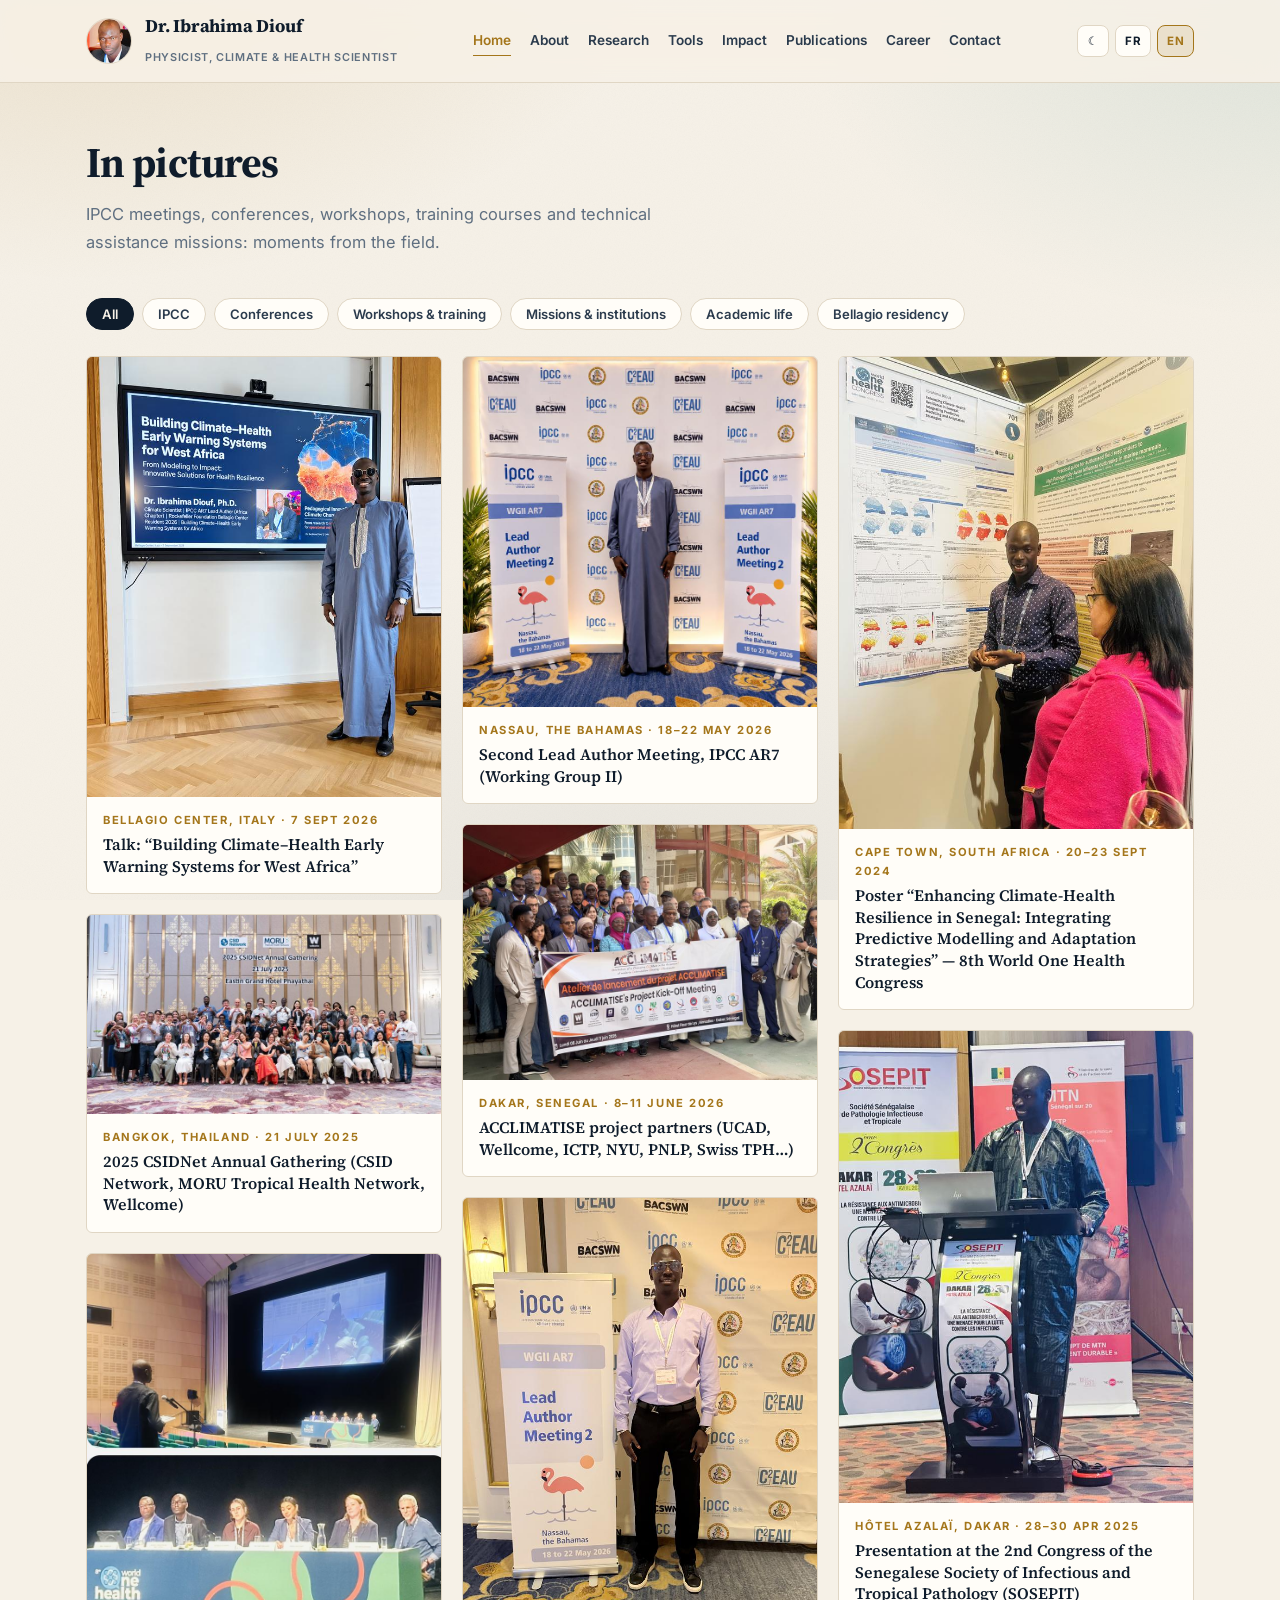
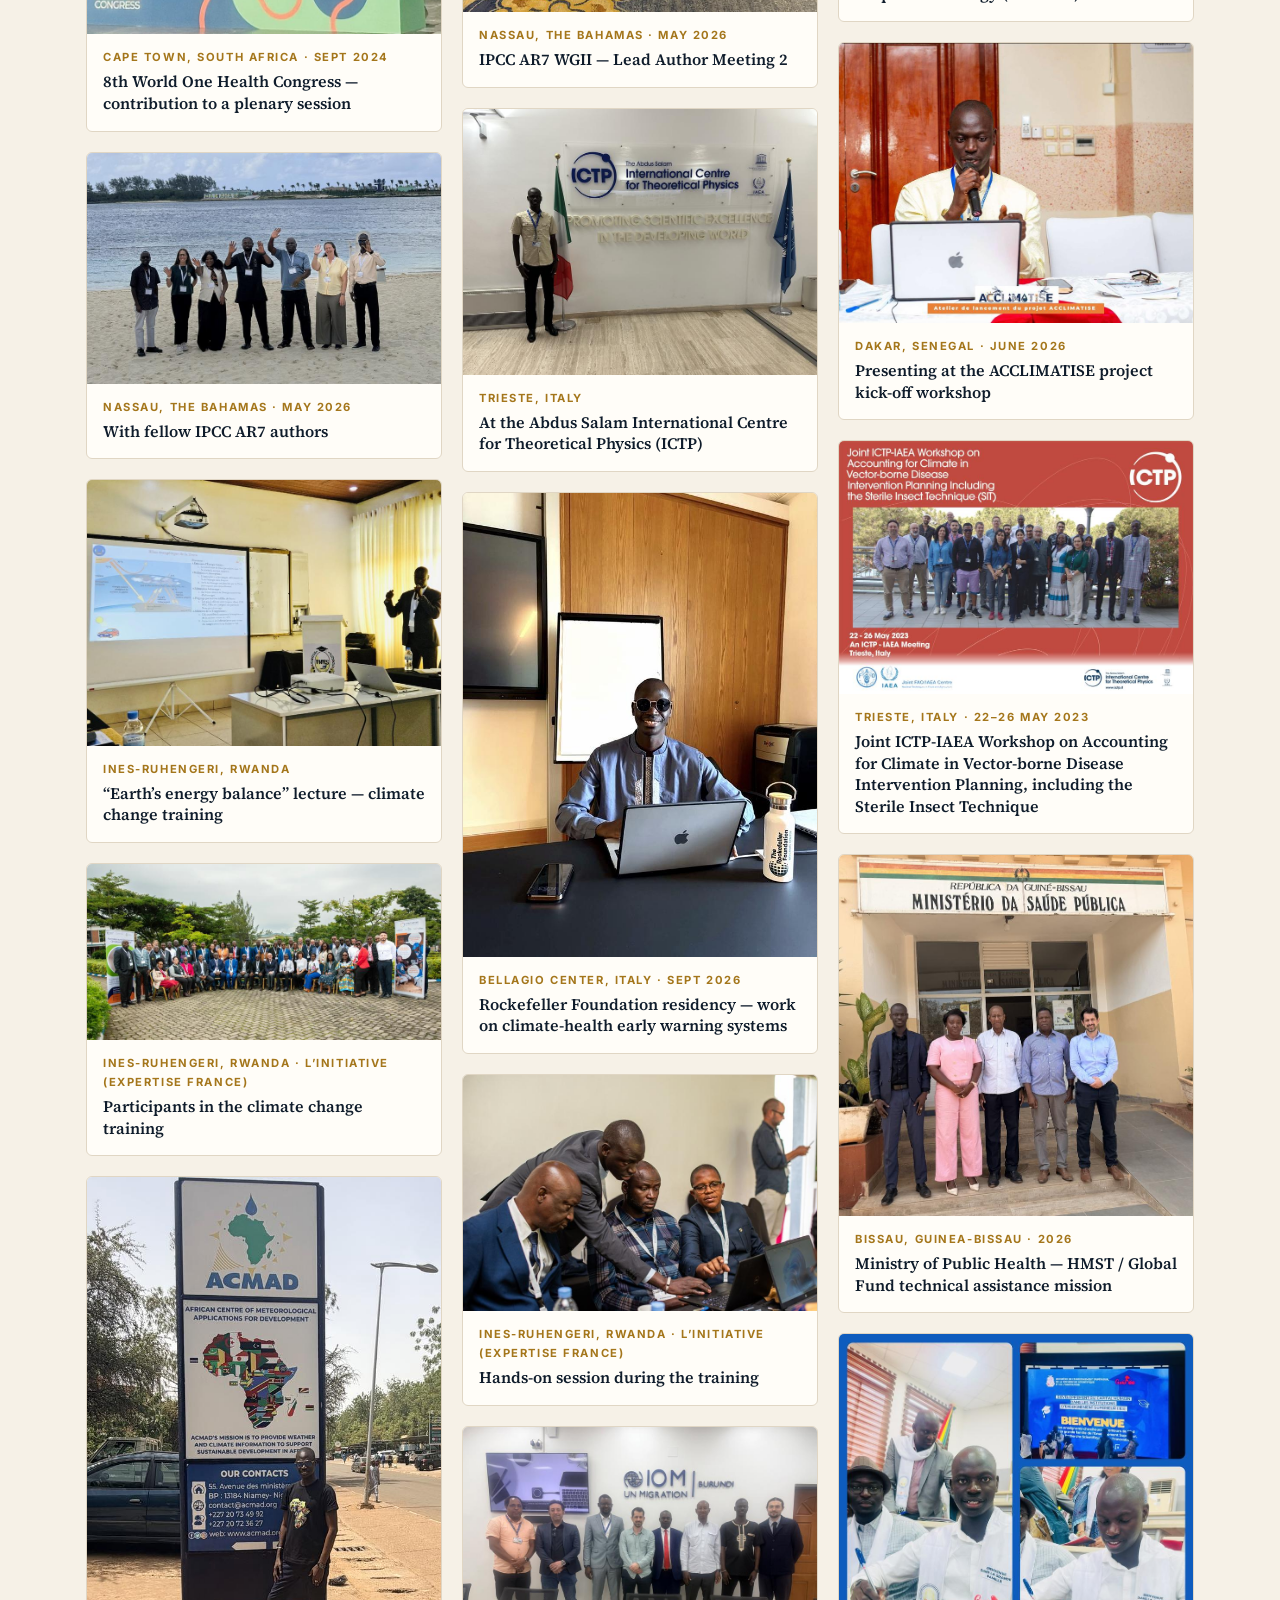
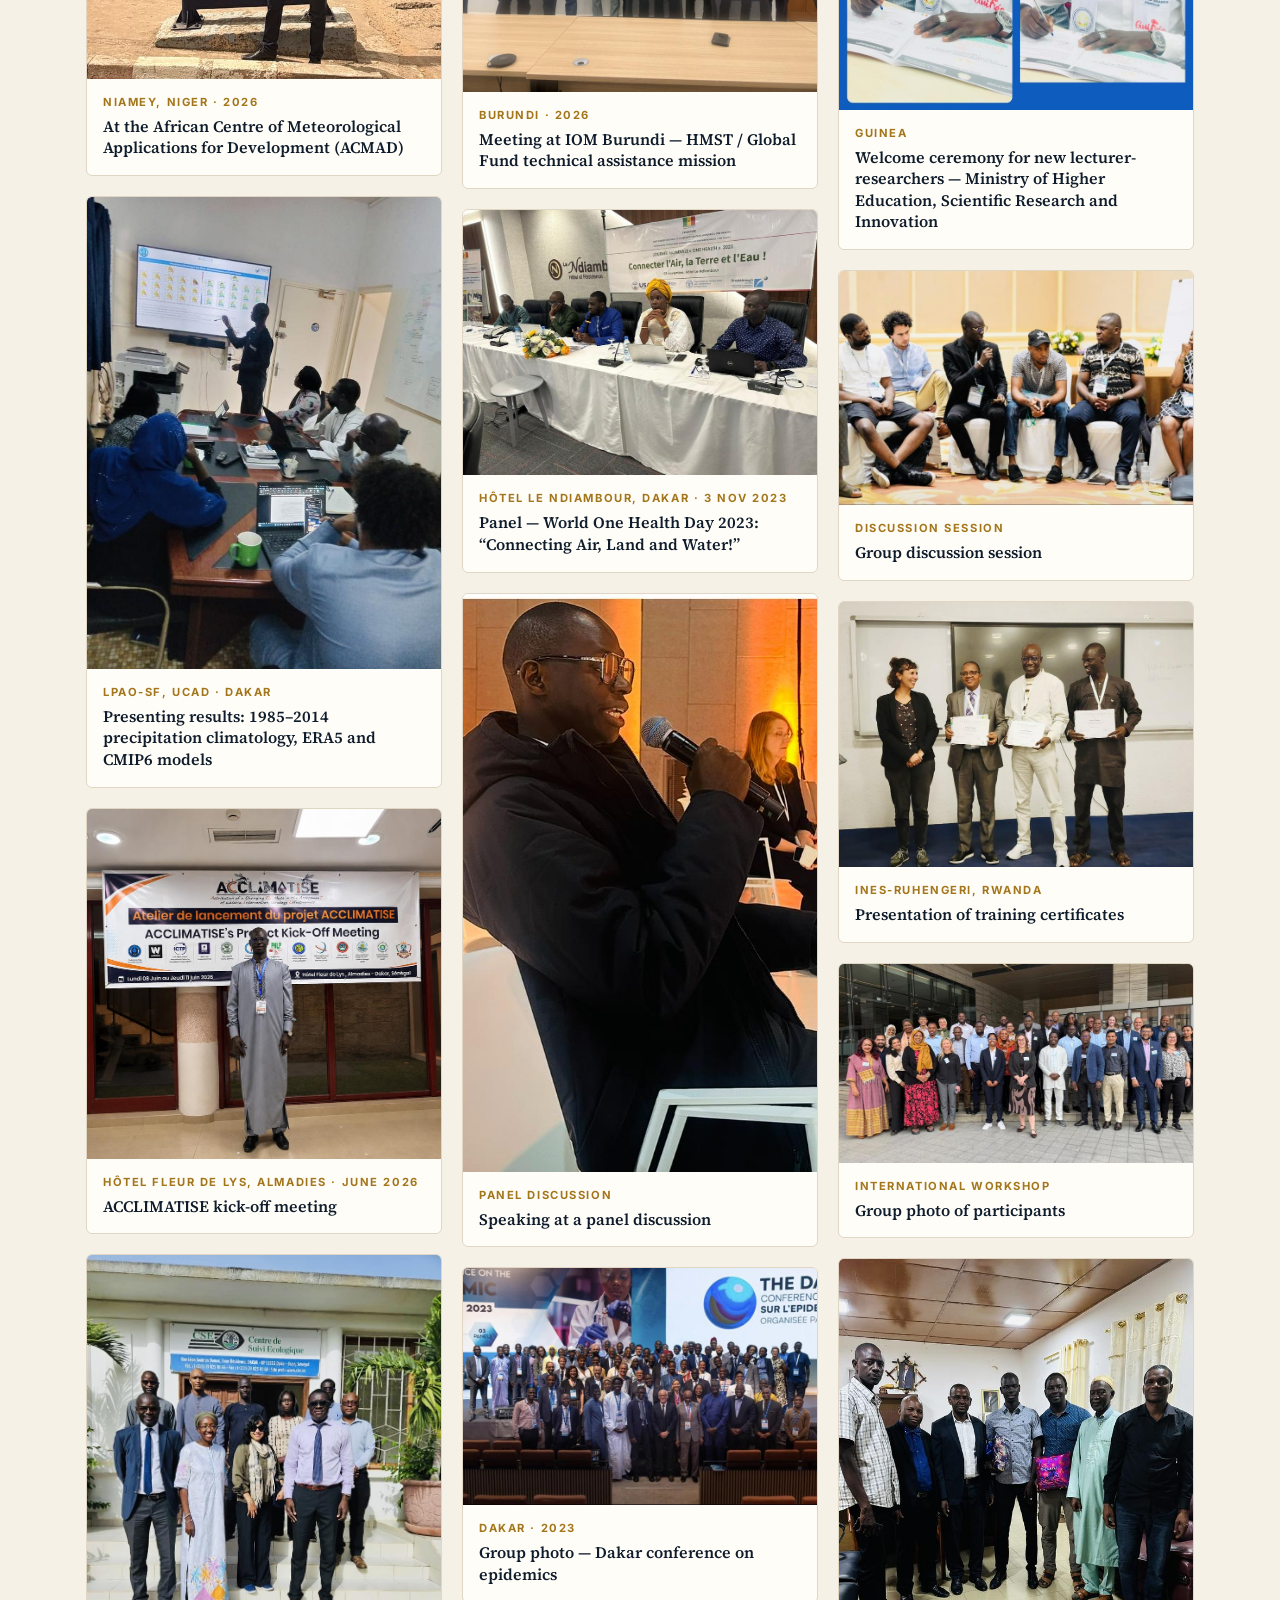
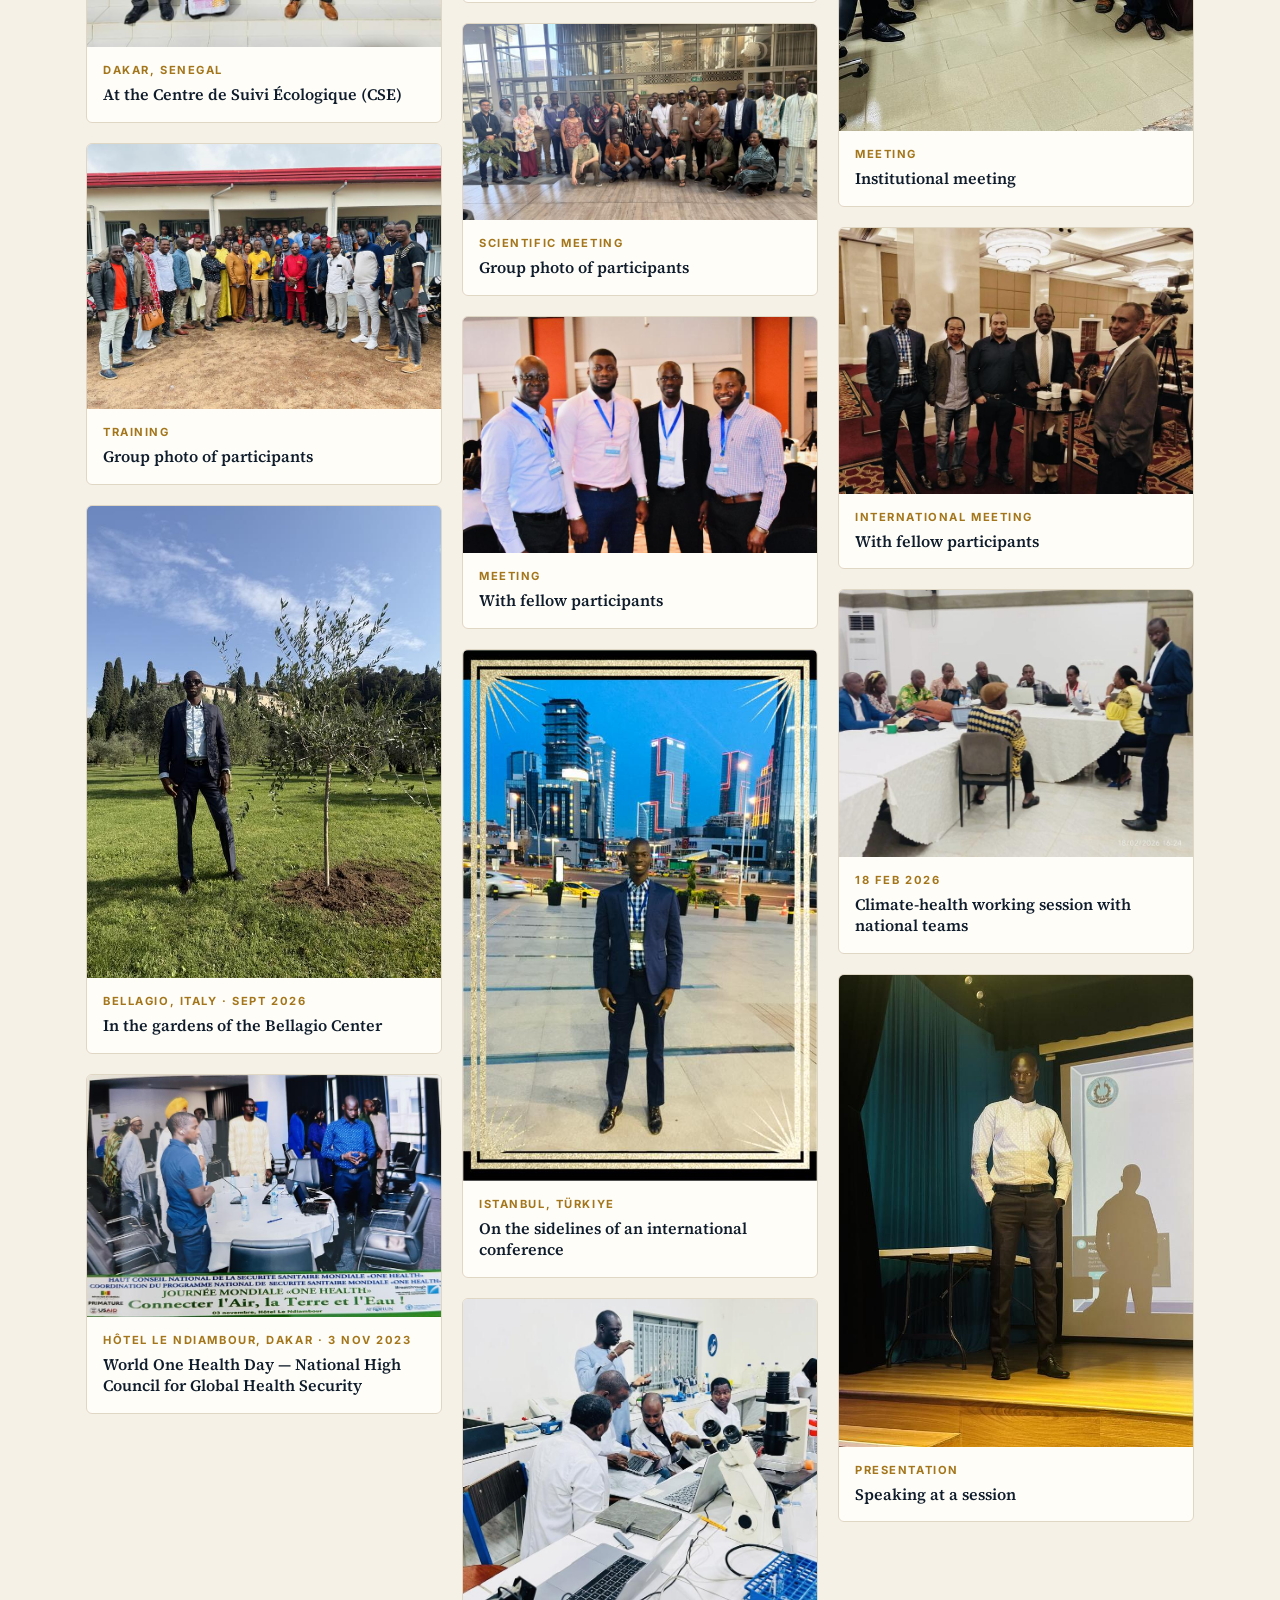
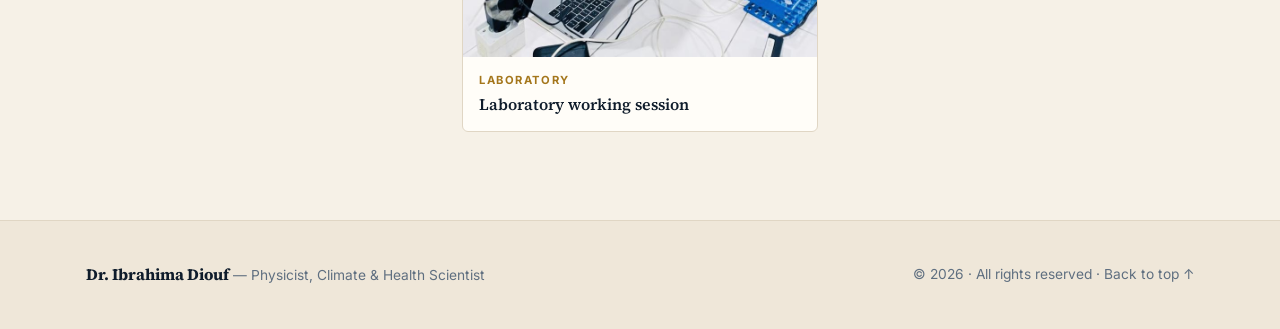
<file: index.html>
<!DOCTYPE html>
<html lang="en">
<head>
<meta charset="utf-8" />
<meta name="viewport" content="width=device-width, initial-scale=1" />
<title>Dr. Ibrahima DIOUF — Physicist, Climate & Health Scientist</title>
<meta name="description" content="Dr. Ibrahima Diouf — physicist, climate &amp; health scientist, IPCC AR7 Lead Author (Africa) and Contributing Author (Health and Wellbeing). Heatwaves, malaria and early warning systems for Africa. Rockefeller Foundation Bellagio Resident 2026." />
<meta property="og:title" content="Dr. Ibrahima DIOUF — Physicist, Climate &amp; Health Scientist" />
<meta property="og:description" content="Dr. Ibrahima Diouf — physicist, climate &amp; health scientist, IPCC AR7 Lead Author (Africa) and Contributing Author (Health and Wellbeing). Heatwaves, malaria and early warning systems for Africa. Rockefeller Foundation Bellagio Resident 2026." />
<meta property="og:type" content="profile" />
<meta property="og:url" content="https://ibrahimadiouf.com/" />
<meta property="og:image" content="https://ibrahimadiouf.com/og-image.jpg" />
<meta property="og:image:width" content="1200" />
<meta property="og:image:height" content="630" />
<meta property="og:image:alt" content="Dr. Ibrahima Diouf - Physicist, Climate &amp; Health Scientist, IPCC AR7 Lead Author" />
<meta name="twitter:card" content="summary_large_image" />
<meta name="twitter:title" content="Dr. Ibrahima DIOUF - Physicist, Climate &amp; Health Scientist" />
<meta name="twitter:image" content="https://ibrahimadiouf.com/og-image.jpg" />
<link rel="canonical" href="https://ibrahimadiouf.com/" />
<link rel="icon" type="image/png" href="/favicon.png" />
<link rel="apple-touch-icon" href="/apple-touch-icon.png" />
<script type="application/ld+json">
{
  "@context": "https://schema.org",
  "@type": "Person",
  "name": "Ibrahima Diouf",
  "honorificPrefix": "Dr.",
  "jobTitle": "Physicist, Climate & Health Scientist; IPCC AR7 Lead Author (WGII, Chapter 7 Africa) and Contributing Author (Health and Wellbeing)",
  "url": "https://ibrahimadiouf.com/",
  "image": "https://ibrahimadiouf.com/portrait.jpg",
  "affiliation": [
    {"@type": "Organization", "name": "University of Labé, Faculty of Sciences and Techniques", "address": "Hafia, Labé, Guinea"},
    {"@type": "Organization", "name": "Cheikh Anta Diop University (UCAD), Higher Polytechnic School (ESP), LPAO-SF", "address": "Dakar, Senegal"}
  ],
  "alumniOf": {"@type": "CollegeOrUniversity", "name": "Cheikh Anta Diop University (UCAD)"},
  "nationality": "Senegalese",
  "award": "Rockefeller Foundation Bellagio Center Residency 2026",
  "knowsAbout": ["Physics", "Climate and health", "Malaria modelling", "Early warning systems", "Heatwaves", "Extreme precipitation", "West Africa", "Climate services"],
  "sameAs": [
    "https://scholar.google.com/citations?user=phsMm7sAAAAJ",
    "https://orcid.org/0000-0002-3157-0925",
    "https://www.researchgate.net/profile/Ibrahima-Diouf-8",
    "https://linkedin.com/in/dr-ibrahima-diouf-610872108",
    "https://huggingface.co/idiouf"
  ]
}
</script>
<link rel="preconnect" href="https://fonts.googleapis.com">
<link rel="preconnect" href="https://fonts.gstatic.com" crossorigin>
<link href="https://fonts.googleapis.com/css2?family=Inter:wght@400;500;600;700;800&family=Source+Serif+4:opsz,wght@8..60,400;8..60,600;8..60,700&display=swap" rel="stylesheet">
<link rel="stylesheet" href="/site.css" />
</head>
<body>

<header class="site">
  <div class="wrap">
    <div class="hrow">
      <a class="ident" href="/">
        <img src="/avatar.jpg" width="46" height="46" alt="Dr. Ibrahima Diouf">
        <span>
          <span class="nm">Dr. Ibrahima Diouf</span><br>
          <span class="rl" data-i18n="hdr.role">Physicien, scientifique climat &amp; santé</span>
        </span>
      </a>
      <nav class="main" id="nav">
        <a href="/" data-i18n="nav.1" class="on" aria-current="page">Accueil</a>
        <a href="/about" data-i18n="nav.9">Profil</a>
        <a href="/research" data-i18n="nav.2">Recherche</a>
        <a href="/dashboards" data-i18n="nav.3">Outils</a>
        <a href="/impact" data-i18n="nav.4">Impact</a>
        <a href="/publications" data-i18n="nav.5">Publications</a>
        <a href="/career" data-i18n="nav.6">Parcours</a>
        <a href="/contact" data-i18n="nav.7">Contact</a>
      </nav>
      <div class="tools">
        <button class="burger" id="burger" aria-label="Menu"><span></span><span></span><span></span></button>
        <button class="tbtn" id="theme" aria-label="Theme">☾</button>
        <button class="tbtn" id="lang-fr" data-lang="fr" aria-pressed="false">FR</button>
        <button class="tbtn" id="lang-en" data-lang="en" aria-pressed="true">EN</button>
      </div>
    </div>
  </div>
</header>

<main id="top" class="page">

<section id="galerie">
  <div class="wrap">
    <div class="sec-head rv">
      <span class="sec-num">01</span>
      <h2 data-i18n="s8.h">En images</h2>
      <p data-i18n="s8.p">Réunions du GIEC, conférences, ateliers, formations et missions d’assistance technique : quelques moments de terrain.</p>
    </div>
    <div class="gfilters rv" role="group" aria-label="Filtrer les photos">
      <button type="button" class="gbtn on" data-g="all" data-i18n="g.f0">Toutes</button>
      <button type="button" class="gbtn" data-g="giec" data-i18n="g.f1">GIEC</button>
      <button type="button" class="gbtn" data-g="conference" data-i18n="g.f5">Conférences</button>
      <button type="button" class="gbtn" data-g="atelier" data-i18n="g.f2">Ateliers &amp; formations</button>
      <button type="button" class="gbtn" data-g="mission" data-i18n="g.f3">Missions &amp; institutions</button>
      <button type="button" class="gbtn" data-g="universite" data-i18n="g.f6">Vie universitaire</button>
      <button type="button" class="gbtn" data-g="residence" data-i18n="g.f4">Résidence Bellagio</button>
    </div>
    <div class="gallery rv" id="gallery">
      <figure class="gitem" data-cat="residence">
        <button type="button" class="gopen" data-full="/images/gallery/2026-09-bellagio-talk.jpg"><img src="/images/gallery/2026-09-bellagio-talk-t.jpg" width="660" height="820" loading="lazy" decoding="async" alt="Conférence « Building Climate–Health Early Warning Systems for West Africa »"></button>
        <figcaption><span class="gtag" data-i18n="g.t1">Bellagio Center, Italie · 7 sept. 2026</span><span class="gtitle" data-i18n="g.h1">Conférence « Building Climate–Health Early Warning Systems for West Africa »</span></figcaption>
      </figure>
      <figure class="gitem" data-cat="giec">
        <button type="button" class="gopen" data-full="/images/gallery/2026-05-ipcc-lam2-nassau.jpg"><img src="/images/gallery/2026-05-ipcc-lam2-nassau-t.jpg" width="820" height="811" loading="lazy" decoding="async" alt="2ᵉ réunion des auteurs principaux du GIEC AR7 (Groupe de travail II)"></button>
        <figcaption><span class="gtag" data-i18n="g.t2">Nassau, Bahamas · 18–22 mai 2026</span><span class="gtitle" data-i18n="g.h2">2ᵉ réunion des auteurs principaux du GIEC AR7 (Groupe de travail II)</span></figcaption>
      </figure>
      <figure class="gitem" data-cat="conference">
        <button type="button" class="gopen" data-full="/images/gallery/2024-09-wohc-poster.jpg"><img src="/images/gallery/2024-09-wohc-poster-t.jpg" width="615" height="820" loading="lazy" decoding="async" alt="Poster « Enhancing Climate-Health Resilience in Senegal: Integrating Predictive Modelling and Adaptation Strategies » — 8ᵉ Congrès mondial One Health"></button>
        <figcaption><span class="gtag" data-i18n="g.t4">Le Cap, Afrique du Sud · 20–23 sept. 2024</span><span class="gtitle" data-i18n="g.h4">Poster « Enhancing Climate-Health Resilience in Senegal: Integrating Predictive Modelling and Adaptation Strategies » — 8ᵉ Congrès mondial One Health</span></figcaption>
      </figure>
      <figure class="gitem" data-cat="atelier">
        <button type="button" class="gopen" data-full="/images/gallery/2026-06-acclimatise-group.jpg"><img src="/images/gallery/2026-06-acclimatise-group-t.jpg" width="820" height="590" loading="lazy" decoding="async" alt="Partenaires du projet ACCLIMATISE (UCAD, Wellcome, ICTP, NYU, PNLP, Swiss TPH…)"></button>
        <figcaption><span class="gtag" data-i18n="g.t3">Dakar, Sénégal · 8–11 juin 2026</span><span class="gtitle" data-i18n="g.h3">Partenaires du projet ACCLIMATISE (UCAD, Wellcome, ICTP, NYU, PNLP, Swiss TPH…)</span></figcaption>
      </figure>
      <figure class="gitem" data-cat="conference">
        <button type="button" class="gopen" data-full="/images/gallery/2025-07-csidnet-bangkok.jpg"><img src="/images/gallery/2025-07-csidnet-bangkok-t.jpg" width="820" height="461" loading="lazy" decoding="async" alt="Rencontre annuelle 2025 du réseau CSIDNet (CSID Network, MORU Tropical Health Network, Wellcome)"></button>
        <figcaption><span class="gtag" data-i18n="g.t23">Bangkok, Thaïlande · 21 juil. 2025</span><span class="gtitle" data-i18n="g.h23">Rencontre annuelle 2025 du réseau CSIDNet (CSID Network, MORU Tropical Health Network, Wellcome)</span></figcaption>
      </figure>
      <figure class="gitem" data-cat="conference">
        <button type="button" class="gopen" data-full="/images/gallery/2025-04-sosepit-dakar.jpg"><img src="/images/gallery/2025-04-sosepit-dakar-t.jpg" width="615" height="820" loading="lazy" decoding="async" alt="Communication au 2ᵉ Congrès de la Société sénégalaise de pathologie infectieuse et tropicale (SOSEPIT)"></button>
        <figcaption><span class="gtag" data-i18n="g.t24">Hôtel Azalaï, Dakar · 28–30 avr. 2025</span><span class="gtitle" data-i18n="g.h24">Communication au 2ᵉ Congrès de la Société sénégalaise de pathologie infectieuse et tropicale (SOSEPIT)</span></figcaption>
      </figure>
      <figure class="gitem" data-cat="giec">
        <button type="button" class="gopen" data-full="/images/gallery/2026-05-ipcc-lam2-nassau-2.jpg"><img src="/images/gallery/2026-05-ipcc-lam2-nassau-2-t.jpg" width="701" height="820" loading="lazy" decoding="async" alt="GIEC AR7 WGII — Lead Author Meeting 2"></button>
        <figcaption><span class="gtag" data-i18n="g.t13">Nassau, Bahamas · mai 2026</span><span class="gtitle" data-i18n="g.h13">GIEC AR7 WGII — Lead Author Meeting 2</span></figcaption>
      </figure>
      <figure class="gitem" data-cat="conference">
        <button type="button" class="gopen" data-full="/images/gallery/2024-09-wohc-panel.jpg"><img src="/images/gallery/2024-09-wohc-panel-t.jpg" width="763" height="820" loading="lazy" decoding="async" alt="8ᵉ Congrès mondial One Health — intervention en séance plénière"></button>
        <figcaption><span class="gtag" data-i18n="g.t25">Le Cap, Afrique du Sud · sept. 2024</span><span class="gtitle" data-i18n="g.h25">8ᵉ Congrès mondial One Health — intervention en séance plénière</span></figcaption>
      </figure>
      <figure class="gitem" data-cat="atelier">
        <button type="button" class="gopen" data-full="/images/gallery/2023-05-ictp-trieste.jpg"><img src="/images/gallery/2023-05-ictp-trieste-t.jpg" width="820" height="615" loading="lazy" decoding="async" alt="À l’Abdus Salam International Centre for Theoretical Physics (ICTP)"></button>
        <figcaption><span class="gtag" data-i18n="g.t7">Trieste, Italie</span><span class="gtitle" data-i18n="g.h7">À l’Abdus Salam International Centre for Theoretical Physics (ICTP)</span></figcaption>
      </figure>
      <figure class="gitem" data-cat="atelier">
        <button type="button" class="gopen" data-full="/images/gallery/2026-06-acclimatise-talk.jpg"><img src="/images/gallery/2026-06-acclimatise-talk-t.jpg" width="820" height="649" loading="lazy" decoding="async" alt="Intervention à l’atelier de lancement du projet ACCLIMATISE"></button>
        <figcaption><span class="gtag" data-i18n="g.t9">Dakar, Sénégal · juin 2026</span><span class="gtitle" data-i18n="g.h9">Intervention à l’atelier de lancement du projet ACCLIMATISE</span></figcaption>
      </figure>
      <figure class="gitem" data-cat="giec">
        <button type="button" class="gopen" data-full="/images/gallery/2026-05-ipcc-lam2-beach.jpg"><img src="/images/gallery/2026-05-ipcc-lam2-beach-t.jpg" width="820" height="535" loading="lazy" decoding="async" alt="Avec des collègues auteurs du GIEC AR7"></button>
        <figcaption><span class="gtag" data-i18n="g.t5">Nassau, Bahamas · mai 2026</span><span class="gtitle" data-i18n="g.h5">Avec des collègues auteurs du GIEC AR7</span></figcaption>
      </figure>
      <figure class="gitem" data-cat="residence">
        <button type="button" class="gopen" data-full="/images/gallery/2026-09-bellagio-studio.jpg"><img src="/images/gallery/2026-09-bellagio-studio-t.jpg" width="626" height="820" loading="lazy" decoding="async" alt="Résidence de la Fondation Rockefeller — travail sur les systèmes d’alerte précoce climat-santé"></button>
        <figcaption><span class="gtag" data-i18n="g.t10">Bellagio Center, Italie · sept. 2026</span><span class="gtitle" data-i18n="g.h10">Résidence de la Fondation Rockefeller — travail sur les systèmes d’alerte précoce climat-santé</span></figcaption>
      </figure>
      <figure class="gitem" data-cat="atelier">
        <button type="button" class="gopen" data-full="/images/gallery/2023-05-ictp-iaea-workshop.jpg"><img src="/images/gallery/2023-05-ictp-iaea-workshop-t.jpg" width="820" height="585" loading="lazy" decoding="async" alt="Atelier conjoint ICTP-AIEA : prise en compte du climat dans la planification des interventions contre les maladies vectorielles (technique de l’insecte stérile)"></button>
        <figcaption><span class="gtag" data-i18n="g.t33">Trieste, Italie · 22–26 mai 2023</span><span class="gtitle" data-i18n="g.h33">Atelier conjoint ICTP-AIEA : prise en compte du climat dans la planification des interventions contre les maladies vectorielles (technique de l’insecte stérile)</span></figcaption>
      </figure>
      <figure class="gitem" data-cat="atelier"><!-- À COMPLÉTER : lieu / événement / date -->
        <button type="button" class="gopen" data-full="/images/gallery/initiative-lecture.jpg"><img src="/images/gallery/initiative-lecture-t.jpg" width="820" height="615" loading="lazy" decoding="async" alt="Cours « Bilan énergétique de la Terre » — formation sur le changement climatique"></button>
        <figcaption><span class="gtag" data-i18n="g.t22">INES-Ruhengeri, Rwanda</span><span class="gtitle" data-i18n="g.h22">Cours « Bilan énergétique de la Terre » — formation sur le changement climatique</span></figcaption>
      </figure>
      <figure class="gitem" data-cat="atelier"><!-- À COMPLÉTER : lieu / événement / date -->
        <button type="button" class="gopen" data-full="/images/gallery/initiative-workshop.jpg"><img src="/images/gallery/initiative-workshop-t.jpg" width="820" height="547" loading="lazy" decoding="async" alt="Travaux pratiques pendant la formation"></button>
        <figcaption><span class="gtag" data-i18n="g.t20">INES-Ruhengeri, Rwanda · L’Initiative (Expertise France)</span><span class="gtitle" data-i18n="g.h20">Travaux pratiques pendant la formation</span></figcaption>
      </figure>
      <figure class="gitem" data-cat="atelier"><!-- À COMPLÉTER : lieu / événement / date -->
        <button type="button" class="gopen" data-full="/images/gallery/initiative-group.jpg"><img src="/images/gallery/initiative-group-t.jpg" width="820" height="408" loading="lazy" decoding="async" alt="Participants à la formation sur le changement climatique"></button>
        <figcaption><span class="gtag" data-i18n="g.t19">INES-Ruhengeri, Rwanda · L’Initiative (Expertise France)</span><span class="gtitle" data-i18n="g.h19">Participants à la formation sur le changement climatique</span></figcaption>
      </figure>
      <figure class="gitem" data-cat="mission">
        <button type="button" class="gopen" data-full="/images/gallery/2026-hmst-bissau.jpg"><img src="/images/gallery/2026-hmst-bissau-t.jpg" width="805" height="820" loading="lazy" decoding="async" alt="Ministère de la Santé publique — mission d’assistance technique HMST / Fonds mondial"></button>
        <figcaption><span class="gtag" data-i18n="g.t6">Bissau, Guinée-Bissau · 2026</span><span class="gtitle" data-i18n="g.h6">Ministère de la Santé publique — mission d’assistance technique HMST / Fonds mondial</span></figcaption>
      </figure>
      <figure class="gitem" data-cat="mission">
        <button type="button" class="gopen" data-full="/images/gallery/2026-hmst-iom-burundi.jpg"><img src="/images/gallery/2026-hmst-iom-burundi-t.jpg" width="820" height="614" loading="lazy" decoding="async" alt="Réunion à l’OIM Burundi — mission d’assistance technique HMST / Fonds mondial"></button>
        <figcaption><span class="gtag" data-i18n="g.t14">Burundi · 2026</span><span class="gtitle" data-i18n="g.h14">Réunion à l’OIM Burundi — mission d’assistance technique HMST / Fonds mondial</span></figcaption>
      </figure>
      <figure class="gitem" data-cat="mission">
        <button type="button" class="gopen" data-full="/images/gallery/2026-hmst-acmad-niamey.jpg"><img src="/images/gallery/2026-hmst-acmad-niamey-t.jpg" width="579" height="820" loading="lazy" decoding="async" alt="Au Centre africain pour les applications de la météorologie au développement (ACMAD)"></button>
        <figcaption><span class="gtag" data-i18n="g.t16">Niamey, Niger · 2026</span><span class="gtitle" data-i18n="g.h16">Au Centre africain pour les applications de la météorologie au développement (ACMAD)</span></figcaption>
      </figure>
      <figure class="gitem" data-cat="universite"><!-- À COMPLÉTER : lieu / événement / date -->
        <button type="button" class="gopen" data-full="/images/gallery/guinea-mesrsi-ceremony.jpg"><img src="/images/gallery/guinea-mesrsi-ceremony-t.jpg" width="773" height="820" loading="lazy" decoding="async" alt="Cérémonie d’accueil des nouveaux enseignants-chercheurs — Ministère de l’Enseignement supérieur, de la Recherche scientifique et de l’Innovation"></button>
        <figcaption><span class="gtag" data-i18n="g.t26">Guinée</span><span class="gtitle" data-i18n="g.h26">Cérémonie d’accueil des nouveaux enseignants-chercheurs — Ministère de l’Enseignement supérieur, de la Recherche scientifique et de l’Innovation</span></figcaption>
      </figure>
      <figure class="gitem" data-cat="conference">
        <button type="button" class="gopen" data-full="/images/gallery/2023-11-onehealth-panel.jpg"><img src="/images/gallery/2023-11-onehealth-panel-t.jpg" width="820" height="615" loading="lazy" decoding="async" alt="Panel — Journée mondiale One Health 2023 : « Connecter l’Air, la Terre et l’Eau ! »"></button>
        <figcaption><span class="gtag" data-i18n="g.t8">Hôtel Le Ndiambour, Dakar · 3 nov. 2023</span><span class="gtitle" data-i18n="g.h8">Panel — Journée mondiale One Health 2023 : « Connecter l’Air, la Terre et l’Eau ! »</span></figcaption>
      </figure>
      <figure class="gitem" data-cat="universite">
        <button type="button" class="gopen" data-full="/images/gallery/lpao-presentation.jpg"><img src="/images/gallery/lpao-presentation-t.jpg" width="615" height="820" loading="lazy" decoding="async" alt="Présentation de résultats : climatologie des précipitations 1985–2014, ERA5 et modèles CMIP6"></button>
        <figcaption><span class="gtag" data-i18n="g.t29">LPAO-SF, UCAD · Dakar</span><span class="gtitle" data-i18n="g.h29">Présentation de résultats : climatologie des précipitations 1985–2014, ERA5 et modèles CMIP6</span></figcaption>
      </figure>
      <figure class="gitem" data-cat="conference"><!-- À COMPLÉTER : lieu / événement / date -->
        <button type="button" class="gopen" data-full="/images/gallery/panel-mic.jpg"><img src="/images/gallery/panel-mic-t.jpg" width="502" height="820" loading="lazy" decoding="async" alt="Intervention lors d’une table ronde"></button>
        <figcaption><span class="gtag" data-i18n="g.t35">Table ronde</span><span class="gtitle" data-i18n="g.h35">Intervention lors d’une table ronde</span></figcaption>
      </figure>
      <figure class="gitem" data-cat="conference"><!-- À COMPLÉTER : lieu / événement / date -->
        <button type="button" class="gopen" data-full="/images/gallery/panel-discussion.jpg"><img src="/images/gallery/panel-discussion-t.jpg" width="820" height="542" loading="lazy" decoding="async" alt="Échange en groupe de discussion"></button>
        <figcaption><span class="gtag" data-i18n="g.t36">Groupe de discussion</span><span class="gtitle" data-i18n="g.h36">Échange en groupe de discussion</span></figcaption>
      </figure>
      <figure class="gitem" data-cat="atelier">
        <button type="button" class="gopen" data-full="/images/gallery/2026-06-acclimatise-banner.jpg"><img src="/images/gallery/2026-06-acclimatise-banner-t.jpg" width="820" height="811" loading="lazy" decoding="async" alt="Atelier de lancement ACCLIMATISE"></button>
        <figcaption><span class="gtag" data-i18n="g.t12">Hôtel Fleur de Lys, Almadies · juin 2026</span><span class="gtitle" data-i18n="g.h12">Atelier de lancement ACCLIMATISE</span></figcaption>
      </figure>
      <figure class="gitem" data-cat="conference"><!-- À COMPLÉTER : lieu / événement / date -->
        <button type="button" class="gopen" data-full="/images/gallery/2023-dakar-conference.jpg"><img src="/images/gallery/2023-dakar-conference-t.jpg" width="820" height="549" loading="lazy" decoding="async" alt="Photo de groupe — conférence de Dakar sur les épidémies"></button>
        <figcaption><span class="gtag" data-i18n="g.t32">Dakar · 2023</span><span class="gtitle" data-i18n="g.h32">Photo de groupe — conférence de Dakar sur les épidémies</span></figcaption>
      </figure>
      <figure class="gitem" data-cat="atelier"><!-- À COMPLÉTER : lieu / événement / date -->
        <button type="button" class="gopen" data-full="/images/gallery/initiative-attestation.jpg"><img src="/images/gallery/initiative-attestation-t.jpg" width="820" height="615" loading="lazy" decoding="async" alt="Remise des attestations de formation"></button>
        <figcaption><span class="gtag" data-i18n="g.t21">INES-Ruhengeri, Rwanda</span><span class="gtitle" data-i18n="g.h21">Remise des attestations de formation</span></figcaption>
      </figure>
      <figure class="gitem" data-cat="mission">
        <button type="button" class="gopen" data-full="/images/gallery/cse-dakar.jpg"><img src="/images/gallery/cse-dakar-t.jpg" width="741" height="820" loading="lazy" decoding="async" alt="Au Centre de Suivi Écologique (CSE)"></button>
        <figcaption><span class="gtag" data-i18n="g.t30">Dakar, Sénégal</span><span class="gtitle" data-i18n="g.h30">Au Centre de Suivi Écologique (CSE)</span></figcaption>
      </figure>
      <figure class="gitem" data-cat="atelier"><!-- À COMPLÉTER : lieu / événement / date -->
        <button type="button" class="gopen" data-full="/images/gallery/workshop-group-1.jpg"><img src="/images/gallery/workshop-group-1-t.jpg" width="820" height="461" loading="lazy" decoding="async" alt="Photo de groupe des participants"></button>
        <figcaption><span class="gtag" data-i18n="g.t17">Atelier international</span><span class="gtitle" data-i18n="g.h17">Photo de groupe des participants</span></figcaption>
      </figure>
      <figure class="gitem" data-cat="atelier"><!-- À COMPLÉTER : lieu / événement / date -->
        <button type="button" class="gopen" data-full="/images/gallery/workshop-group-2.jpg"><img src="/images/gallery/workshop-group-2-t.jpg" width="820" height="456" loading="lazy" decoding="async" alt="Photo de groupe des participants"></button>
        <figcaption><span class="gtag" data-i18n="g.t18">Réunion scientifique</span><span class="gtitle" data-i18n="g.h18">Photo de groupe des participants</span></figcaption>
      </figure>
      <figure class="gitem" data-cat="atelier"><!-- À COMPLÉTER : lieu / événement / date -->
        <button type="button" class="gopen" data-full="/images/gallery/guinea-training-group.jpg"><img src="/images/gallery/guinea-training-group-t.jpg" width="820" height="615" loading="lazy" decoding="async" alt="Photo de groupe des participants"></button>
        <figcaption><span class="gtag" data-i18n="g.t28">Formation</span><span class="gtitle" data-i18n="g.h28">Photo de groupe des participants</span></figcaption>
      </figure>
      <figure class="gitem" data-cat="universite"><!-- À COMPLÉTER : lieu / événement / date -->
        <button type="button" class="gopen" data-full="/images/gallery/guinea-office-visit.jpg"><img src="/images/gallery/guinea-office-visit-t.jpg" width="615" height="820" loading="lazy" decoding="async" alt="Rencontre institutionnelle"></button>
        <figcaption><span class="gtag" data-i18n="g.t27">Rencontre</span><span class="gtitle" data-i18n="g.h27">Rencontre institutionnelle</span></figcaption>
      </figure>
      <figure class="gitem" data-cat="residence">
        <button type="button" class="gopen" data-full="/images/gallery/2026-09-bellagio-garden.jpg"><img src="/images/gallery/2026-09-bellagio-garden-t.jpg" width="615" height="820" loading="lazy" decoding="async" alt="Dans les jardins du Bellagio Center"></button>
        <figcaption><span class="gtag" data-i18n="g.t11">Bellagio, Italie · sept. 2026</span><span class="gtitle" data-i18n="g.h11">Dans les jardins du Bellagio Center</span></figcaption>
      </figure>
      <figure class="gitem" data-cat="conference"><!-- À COMPLÉTER : lieu / événement / date -->
        <button type="button" class="gopen" data-full="/images/gallery/colleagues-meeting-4.jpg"><img src="/images/gallery/colleagues-meeting-4-t.jpg" width="820" height="547" loading="lazy" decoding="async" alt="Avec des collègues participants"></button>
        <figcaption><span class="gtag" data-i18n="g.t39">Réunion</span><span class="gtitle" data-i18n="g.h39">Avec des collègues participants</span></figcaption>
      </figure>
      <figure class="gitem" data-cat="conference"><!-- À COMPLÉTER : lieu / événement / date -->
        <button type="button" class="gopen" data-full="/images/gallery/colleagues-meeting-5.jpg"><img src="/images/gallery/colleagues-meeting-5-t.jpg" width="820" height="615" loading="lazy" decoding="async" alt="Avec des collègues participants"></button>
        <figcaption><span class="gtag" data-i18n="g.t38">Réunion internationale</span><span class="gtitle" data-i18n="g.h38">Avec des collègues participants</span></figcaption>
      </figure>
      <figure class="gitem" data-cat="conference"><!-- À COMPLÉTER : lieu / événement / date -->
        <button type="button" class="gopen" data-full="/images/gallery/istanbul.jpg"><img src="/images/gallery/istanbul-t.jpg" width="547" height="820" loading="lazy" decoding="async" alt="En marge d’une conférence internationale"></button>
        <figcaption><span class="gtag" data-i18n="g.t37">Istanbul, Turquie</span><span class="gtitle" data-i18n="g.h37">En marge d’une conférence internationale</span></figcaption>
      </figure>
      <figure class="gitem" data-cat="mission"><!-- À COMPLÉTER : lieu / événement / date -->
        <button type="button" class="gopen" data-full="/images/gallery/2026-02-hmst-workshop.jpg"><img src="/images/gallery/2026-02-hmst-workshop-t.jpg" width="820" height="617" loading="lazy" decoding="async" alt="Séance de travail climat-santé avec les équipes nationales"></button>
        <figcaption><span class="gtag" data-i18n="g.t15">18 févr. 2026</span><span class="gtitle" data-i18n="g.h15">Séance de travail climat-santé avec les équipes nationales</span></figcaption>
      </figure>
      <figure class="gitem" data-cat="conference">
        <button type="button" class="gopen" data-full="/images/gallery/2023-11-onehealth-session.jpg"><img src="/images/gallery/2023-11-onehealth-session-t.jpg" width="820" height="561" loading="lazy" decoding="async" alt="Journée mondiale One Health — Haut Conseil national de la sécurité sanitaire mondiale"></button>
        <figcaption><span class="gtag" data-i18n="g.t31">Hôtel Le Ndiambour, Dakar · 3 nov. 2023</span><span class="gtitle" data-i18n="g.h31">Journée mondiale One Health — Haut Conseil national de la sécurité sanitaire mondiale</span></figcaption>
      </figure>
      <figure class="gitem" data-cat="conference"><!-- À COMPLÉTER : lieu / événement / date -->
        <button type="button" class="gopen" data-full="/images/gallery/stage-talk.jpg"><img src="/images/gallery/stage-talk-t.jpg" width="615" height="820" loading="lazy" decoding="async" alt="Intervention lors d’une séance"></button>
        <figcaption><span class="gtag" data-i18n="g.t34">Présentation</span><span class="gtitle" data-i18n="g.h34">Intervention lors d’une séance</span></figcaption>
      </figure>
      <figure class="gitem" data-cat="atelier"><!-- À COMPLÉTER : lieu / événement / date -->
        <button type="button" class="gopen" data-full="/images/gallery/lab-session.jpg"><img src="/images/gallery/lab-session-t.jpg" width="790" height="799" loading="lazy" decoding="async" alt="Séance de travail en laboratoire"></button>
        <figcaption><span class="gtag" data-i18n="g.t40">Laboratoire</span><span class="gtitle" data-i18n="g.h40">Séance de travail en laboratoire</span></figcaption>
      </figure>
    </div>
  </div>
</section>
<div class="lb" id="lb" hidden role="dialog" aria-modal="true" aria-label="Photo">
  <button type="button" class="lb-x" id="lbx" aria-label="Fermer">×</button>
  <button type="button" class="lb-nav lb-prev" id="lbp" aria-label="Précédente">‹</button>
  <figure><img id="lbimg" alt=""><figcaption id="lbcap"></figcaption></figure>
  <button type="button" class="lb-nav lb-next" id="lbn" aria-label="Suivante">›</button>
</div>

<hr class="rule" data-m>
<div class="hero" id="apropos" data-m>
  <div class="wrap">
    <div class="hero-grid">
      <div>
        <div class="kicker"><span data-i18n="hero.kicker">Auteur principal GIEC AR7 · Chapitre 7 — Afrique, WGII</span><i></i></div>
        <h1 class="display" data-i18n="hero.h1">Transformer les données climatiques en <em>décisions de santé publique</em>.</h1>
        <p class="lead" data-i18n="hero.lead">Enseignant-chercheur en climat &amp; santé et consultant international. Depuis quinze ans, je modélise le lien entre variabilité climatique et maladies à transmission vectorielle, et je transforme ces modèles en systèmes d'alerte précoce utilisables par les systèmes de santé africains.</p>
        <div class="cred">
          <a href="https://www.ucad.sn/" target="_blank" rel="noopener">ESP/UCAD — Dakar</a>
          <a href="https://univ-labe.edu.gn/" target="_blank" rel="noopener" data-i18n="cred.2">Université de Labé — Guinée</a>
          <a href="https://www.ipcc.ch/" target="_blank" rel="noopener" data-i18n="cred.3">GIEC AR7 · WGII</a>
          <span data-i18n="cred.4">HMST — Fonds mondial</span>
        </div>
        <div class="cta">
          <a class="btn solid cv-link" href="/CV_Dr_Ibrahima_DIOUF.pdf" download="CV_Ibrahima_DIOUF.pdf" target="_blank" rel="noopener" data-i18n="hero.cv">Télécharger le CV ↓</a>
          <a class="btn ghost" href="/publications" data-i18n="hero.work">Voir les publications</a>
          <a class="btn ghost" href="/contact" data-i18n="hero.contact">Me contacter</a>
        </div>
      </div>
      <div>
        <div class="portrait"><img src="/portrait.jpg" alt="Dr. Ibrahima Diouf"></div>
        <div class="pcap" data-i18n="hero.pcap">Dakar · Labé · Terrain &amp; données</div>
      </div>
    </div>
    <figure class="banner rv">
      <img src="/banner.jpg" loading="lazy" decoding="async" alt="Dr. Ibrahima DIOUF — Climat · Santé · Données · IA">
      <figcaption><b data-i18n="fig.b">Devise</b> <span data-i18n="fig.t">« Transformer les données en connaissances pour un avenir résilient et en bonne santé. »</span></figcaption>
    </figure>
  </div>
</div>
<hr class="rule" data-m>
<section id="profil" data-m>
  <div class="wrap">
    <div class="sec-head rv">
      <span class="sec-num">02</span>
      <h2 data-i18n="s1.h">Un profil à l'interface du climat, de la santé et de la donnée</h2>
      <p data-i18n="s1.p">Quinze années de recherche interdisciplinaire, de la thèse sur le paludisme saisonnier au Sahel jusqu'aux évaluations du GIEC — avec des projets financés par l'Union européenne (FP7), l'USAID, l'OMS, l'UNICEF, la NOAA et l'IRD.</p>
    </div>
    <div class="metrics rv">
      <div class="metric"><div class="val" id="sch-pubs" data-count="56">0</div><div class="lbl" data-i18n="m.1">Publications scientifiques</div></div>
      <div class="metric"><div class="val" id="sch-cit" data-count="586">0</div><div class="lbl" data-i18n="m.2">Citations</div></div>
      <div class="metric"><div class="val" id="sch-h" data-count="13">0</div><div class="lbl" data-i18n="m.3">Indice h</div></div>
      <div class="metric"><div class="val" id="sch-i10" data-count="16">0</div><div class="lbl" data-i18n="m.4">Indice i10</div></div>
      <div class="metric"><div class="val" data-count="15" data-suffix="+">0</div><div class="lbl" data-i18n="m.5">Années d'expérience</div></div>
      <div class="metric"><div class="val">AR7</div><div class="lbl" data-i18n="m.6">Auteur principal GIEC</div></div>
    </div>
    <p class="msource rv" data-i18n="m.src">Indicateurs bibliométriques — <a href="https://scholar.google.com/citations?user=phsMm7sAAAAJ&amp;hl=fr" target="_blank" rel="noopener">Google Scholar</a>, <span class="sch-date">septembre 2026</span>.</p>

    <div class="dist rv">
      <div class="dist-row">
        <div class="dt"><span data-i18n="dist.1">Paludisme &amp; climat</span><b>17 <span data-i18n="dist.art">articles</span></b></div>
        <div class="track"><div class="fill" data-w="100"></div></div>
      </div>
      <div class="dist-row">
        <div class="dt"><span data-i18n="dist.3">Extrêmes pluviométriques &amp; hydrologie</span><b>10 <span data-i18n="dist.art">articles</span></b></div>
        <div class="track"><div class="fill" data-w="59"></div></div>
      </div>
      <div class="dist-row">
        <div class="dt"><span data-i18n="dist.2">Autres maladies climato-sensibles — méningite, canicules, COVID-19</span><b>9 <span data-i18n="dist.art">articles</span></b></div>
        <div class="track"><div class="fill" data-w="53"></div></div>
      </div>
      <div class="dist-row">
        <div class="dt"><span data-i18n="dist.4">Services climatiques, données &amp; adaptation</span><b>4 <span data-i18n="dist.art">articles</span></b></div>
        <div class="track"><div class="fill" data-w="24"></div></div>
      </div>
    </div>

    <div class="chips-line rv">
      <div class="row"><span class="rlab" data-i18n="tk.1">Programmation</span>
        <code>Python</code><code>R</code><code>MATLAB</code><code>FORTRAN</code><code data-i18n="tk.gis">SIG</code><code>Linux</code>
      </div>
      <div class="row"><span class="rlab" data-i18n="tk.2">Modèles</span>
        <code>VECTRI</code><code>LMM</code><code>S4CAST</code><code>CPT</code><code>CMT</code><code>CMIP5/6</code>
      </div>
      <div class="row"><span class="rlab" data-i18n="tk.3">Financements</span>
        <code data-i18n="tk.eu">UE FP7 — QWeCI, PREFACE</code><code>GEF</code><code>USAID</code><code>UNICEF</code><code>NOAA / UCAR</code><code>Erasmus Mundus</code>
      </div>
    </div>
  </div>
</section>
<section id="recherche" data-m class="alt">
  <div class="wrap">
    <div class="sec-head rv">
      <span class="sec-num">03</span>
      <h2 data-i18n="s2.h">Quatre axes de recherche</h2>
      <p data-i18n="s2.p">Une même question traverse tous mes travaux : comment convertir un signal climatique en une décision sanitaire utile, à temps et à la bonne échelle ?</p>
    </div>
    <div class="pillars rv">
      <article class="pillar">
        <svg viewBox="0 0 24 24"><path d="M12 3v10"/><circle cx="12" cy="17" r="3.4"/><path d="M9 6h6M9 9h6"/></svg>
        <h3 data-i18n="p1.h">Climat &amp; santé</h3>
        <p data-i18n="p1.p">Interactions climat-santé et prévision saisonnière en Afrique de l'Ouest : effets de la variabilité et du changement climatiques sur les maladies à transmission vectorielle.</p>
      </article>
      <article class="pillar">
        <svg viewBox="0 0 24 24"><path d="M3 17c3-6 6-9 9-9s6 3 9 9"/><circle cx="12" cy="8" r="2"/><path d="M6 21h12"/></svg>
        <h3 data-i18n="p2.h">Modélisation du paludisme</h3>
        <p data-i18n="p2.p">Modèles dynamiques VECTRI et LMM couplés à l'atmosphère et à l'hydrologie, forcés par observations, réanalyses et projections CMIP5/CMIP6 corrigées de biais.</p>
      </article>
      <article class="pillar">
        <svg viewBox="0 0 24 24"><path d="M12 3l9 16H3z"/><path d="M12 9v5"/><circle cx="12" cy="16.5" r=".6" fill="currentColor" stroke="none"/></svg>
        <h3 data-i18n="p3.h">Alerte précoce &amp; adaptation</h3>
        <p data-i18n="p3.p">Outils d'alerte précoce, cartographie du risque, évaluations de vulnérabilité et appui aux plans nationaux d'adaptation et à la résilience des systèmes de santé.</p>
      </article>
      <article class="pillar">
        <svg viewBox="0 0 24 24"><rect x="3" y="4" width="18" height="16" rx="2"/><path d="M7 15l3-4 3 3 4-6"/></svg>
        <h3 data-i18n="p4.h">IA &amp; science des données</h3>
        <p data-i18n="p4.p">Apprentissage automatique appliqué à la prévision climat-santé : incidence du paludisme, hospitalisations liées aux canicules, qualité des produits de pluie maillés.</p>
      </article>
    </div>
  </div>
</section>
<section id="dashboards" data-m>
  <div class="wrap">
    <div class="sec-head rv">
      <span class="sec-num">04</span>
      <h2 data-i18n="s3.h">Des modèles aux outils que l'on utilise</h2>
      <p data-i18n="s3.p">Mes travaux ne s'arrêtent pas à l'article : ils deviennent des applications interactives, ouvertes et reproductibles, hébergées sur Hugging Face.</p>
    </div>

    <div class="dash-feature rv">
      <div class="shot"><img src="/dashboard.jpg" loading="lazy" decoding="async" alt="Système d'Alerte Précoce Paludisme — Sénégal"></div>
      <div class="meta">
        <div class="tagline" data-i18n="d.tag">Application phare</div>
        <h3 data-i18n="d.h">Système d'Alerte Précoce (SAP) Paludisme — Sénégal</h3>
        <p data-i18n="d.p">Un tableau de bord national qui croise incidence du paludisme, population et climat pour identifier les régions à risque et suivre les tendances régionales sur une décennie.</p>
        <div class="kv">
          <span data-i18n="d.k1">14 régions</span>
          <span>2016–2025</span>
          <span data-i18n="d.k2">PNLP / DHIS2</span>
          <span>ANSD</span>
          <span>GADM</span>
        </div>
        <a class="btn solid" href="https://huggingface.co/idiouf" target="_blank" rel="noopener" data-i18n="d.btn">Ouvrir l'application →</a>
      </div>
    </div>

    <div class="dash-grid rv">
      <a class="dash-card" href="https://huggingface.co/idiouf" target="_blank" rel="noopener">
        <div class="thumb">
          <svg viewBox="0 0 240 132" preserveAspectRatio="none">
            <g stroke="var(--gold)" fill="none" stroke-width="1.6">
              <path d="M10 100 Q40 40 70 74 T130 52 T190 30 L230 44" opacity=".9"/>
              <path d="M10 112 Q46 84 78 96 T140 78 T196 66 L230 74" opacity=".45"/>
            </g>
            <g fill="var(--teal)" opacity=".55"><circle cx="70" cy="74" r="3"/><circle cx="130" cy="52" r="3"/><circle cx="190" cy="30" r="3"/></g>
            <g stroke="var(--rule)" stroke-width="1"><path d="M10 118h220M10 88h220M10 58h220"/></g>
          </svg>
        </div>
        <div class="body">
          <h4 data-i18n="dc1.h">Indices pluviométriques</h4>
          <p data-i18n="dc1.p">Tendances des extrêmes de pluie au Sénégal, validation CMIP6.</p>
        </div>
      </a>
      <a class="dash-card" href="https://huggingface.co/idiouf" target="_blank" rel="noopener">
        <div class="thumb">
          <svg viewBox="0 0 240 132">
            <g fill="var(--gold)" opacity=".22"><rect x="24" y="70" width="26" height="46" rx="2"/><rect x="60" y="52" width="26" height="64" rx="2"/><rect x="96" y="34" width="26" height="82" rx="2"/><rect x="132" y="58" width="26" height="58" rx="2"/><rect x="168" y="22" width="26" height="94" rx="2"/></g>
            <g fill="var(--gold)"><rect x="24" y="96" width="26" height="20" rx="2"/><rect x="60" y="86" width="26" height="30" rx="2"/><rect x="96" y="74" width="26" height="42" rx="2"/><rect x="132" y="92" width="26" height="24" rx="2"/><rect x="168" y="64" width="26" height="52" rx="2"/></g>
            <path d="M14 116h212" stroke="var(--rule)" stroke-width="1.2"/>
          </svg>
        </div>
        <div class="body">
          <h4 data-i18n="dc2.h">Projections CMIP6</h4>
          <p data-i18n="dc2.p">Paludisme et précipitations extrêmes sous scénarios futurs.</p>
        </div>
      </a>
      <a class="dash-card" href="https://huggingface.co/idiouf" target="_blank" rel="noopener">
        <div class="thumb">
          <svg viewBox="0 0 240 132">
            <g fill="none" stroke="var(--rule)" stroke-width="1.1"><path d="M70 24h44l16 16v22l-14 18v20l-20 14H80l-18-16V52z"/></g>
            <g fill="var(--gold)" opacity=".18"><path d="M70 24h44l16 16v22l-14 18v20l-20 14H80l-18-16V52z"/></g>
            <g fill="var(--teal)"><circle cx="92" cy="52" r="5" opacity=".9"/><circle cx="112" cy="76" r="7" opacity=".7"/><circle cx="84" cy="92" r="4" opacity=".8"/></g>
            <g stroke="var(--gold)" stroke-width="1.2" fill="none" opacity=".7"><circle cx="112" cy="76" r="14"/><circle cx="112" cy="76" r="22"/></g>
          </svg>
        </div>
        <div class="body">
          <h4 data-i18n="dc3.h">Cartographie du risque</h4>
          <p data-i18n="dc3.p">Vulnérabilité climat-santé par région et par saison.</p>
        </div>
      </a>
      <a class="dash-card" href="https://huggingface.co/idiouf" target="_blank" rel="noopener">
        <div class="thumb">
          <svg viewBox="0 0 240 132">
            <g stroke="var(--gold)" fill="none" stroke-width="1.4">
              <circle cx="120" cy="66" r="12"/>
              <path d="M120 54V34M120 78v20M108 66H74M132 66h34"/>
              <circle cx="74" cy="40" r="7"/><circle cx="166" cy="40" r="7"/><circle cx="74" cy="92" r="7"/><circle cx="166" cy="92" r="7"/>
              <path d="M111 58l-31-13M129 58l31-13M111 74l-31 13M129 74l31 13"/>
            </g>
            <circle cx="120" cy="66" r="4" fill="var(--teal)"/>
          </svg>
        </div>
        <div class="body">
          <h4 data-i18n="dc4.h">Tous les espaces</h4>
          <p data-i18n="dc4.p">L'ensemble des applications et outils sur mon profil Hugging Face.</p>
        </div>
      </a>
    </div>
  </div>
</section>
<section id="impact" data-m class="alt">
  <div class="wrap">
    <div class="sec-head rv">
      <span class="sec-num">05</span>
      <h2 data-i18n="s4.h">Impact &amp; engagements</h2>
      <p data-i18n="s4.p">Une recherche pensée pour être utilisée : évaluations internationales, appui aux programmes nationaux et outils opérationnels.</p>
    </div>
    <div class="impact rv">
      <article class="case">
        <div class="yr">2025 — <span data-i18n="c.now">en cours</span></div>
        <h3 data-i18n="c1.h">Évaluation mondiale du GIEC</h3>
        <p data-i18n="c1.p">Auteur principal du chapitre 7 « Afrique » du Septième Rapport d'évaluation (Groupe de travail II) : synthèse des risques climat-santé et des options d'adaptation pour les gouvernements.</p>
      </article>
      <article class="case">
        <div class="yr">2024 — <span data-i18n="c.now">en cours</span></div>
        <h3 data-i18n="c2.h">Fonds mondial — équipe HMST</h3>
        <p data-i18n="c2.p">Team Lead francophone pour l'intégration climat-santé : missions d'assistance technique au Sénégal, au Niger, en RCA, au Burundi et en Guinée-Bissau.</p>
      </article>
      <article class="case">
        <div class="yr">2023 — <span data-i18n="c.now">en cours</span></div>
        <h3 data-i18n="c3.h">Expert climat, Institut Pasteur de Dakar &amp; OMS</h3>
        <p data-i18n="c3.p">Surveillance intégrée des maladies vectorielles liées au climat : analyse de données, cartographie du risque et recommandations de politique publique.</p>
      </article>
    </div>

    <div class="partners rv">
      <div class="plabel" data-i18n="eng.l">Engagements récents</div>
      <div class="mini">
        <div><b data-i18n="e.d1">Mai 2026</b><a href="https://www.ipcc.ch/2026/05/18/pr-wgii-ar7-lamii-nassau/" target="_blank" rel="noopener"><span data-i18n="e.1">2ᵉ réunion des auteurs principaux du GIEC AR7 (WGII) — Nassau, Bahamas</span><i class="ext">↗</i></a></div>
        <div><b data-i18n="e.d2">Avril 2026</b><a href="https://www.iied.org/achieving-inclusive-approach-global-goal-adaptation" target="_blank" rel="noopener"><span data-i18n="e.2">Atelier de mise en œuvre de l'Objectif mondial d'adaptation (GGA), IIED — Addis-Abeba</span><i class="ext">↗</i></a></div>
        <div><b data-i18n="e.d3">Mars 2026</b><a href="https://cordex.org/" target="_blank" rel="noopener"><span data-i18n="e.3">CORDEX-Africa — littératie climatique partagée, Université du Cap</span><i class="ext">↗</i></a></div>
        <div><b data-i18n="e.d4">Févr.–mars 2026</b><a href="https://www.theglobalfund.org/en/health-climate/" target="_blank" rel="noopener"><span data-i18n="e.4">Missions d'assistance technique climat &amp; santé, HMST / Fonds mondial — 5 pays</span><i class="ext">↗</i></a></div>
        <div><b data-i18n="e.d5">Janv. 2026</b><a href="https://wellcome.org/our-priorities/climate-and-health" target="_blank" rel="noopener"><span data-i18n="e.5">Réunion d'experts Changement climatique &amp; Santé, Wellcome Trust — Londres</span><i class="ext">↗</i></a></div>
        <div><b data-i18n="e.d6">Déc. 2025</b><a href="https://www.ipcc.ch/2025/12/01/ar7lam1pr/" target="_blank" rel="noopener"><span data-i18n="e.6">1ʳᵉ réunion des auteurs principaux du GIEC AR7 — Paris</span><i class="ext">↗</i></a></div>
      </div>
    </div>

    <div class="partners rv">
      <div class="plabel" data-i18n="pt.l">Institutions &amp; partenaires</div>
      <div class="plist">
        <span>GIEC / IPCC</span><span>OMS / WHO</span><span>UNICEF</span><span>USAID</span>
        <span data-i18n="pt.gf">Fonds mondial</span><span>NOAA · UCAR</span><span>IIED</span><span>IRD</span>
        <span>UE FP7</span><span>UCAD · LPAO-SF</span><span data-i18n="pt.labe">Université de Labé</span>
        <span>Institut Pasteur de Dakar</span><span>MSAS</span><span>CSE</span><span>APHRC</span>
        <span>Save the Children</span><span>GEF</span><span>AMMnet</span><span>CORDEX-Africa</span><span>CMIP-PO</span>
      </div>
    </div>
  </div>
</section>
<section id="publications" data-m>
  <div class="wrap">
    <div class="sec-head rv">
      <span class="sec-num">06</span>
      <h2 data-i18n="s5.h">Publications</h2>
      <p data-i18n="s5.p"><span class="sch-p">56</span> publications scientifiques recensées sur Google Scholar — <span class="sch-c">586</span> citations, indice h <span class="sch-hh">13</span>. Les <span class="pub-n">40</span> travaux revus par les pairs ci-dessous, dont 4 en cours de révision.</p>
    </div>
    <div class="schlive" id="schlive" hidden>
      <div class="sl-chart">
        <div class="sl-h" data-i18n="sl.h1">Citations par an</div>
        <div id="sl-graph"></div>
      </div>
      <div class="sl-recent">
        <div class="sl-h" data-i18n="sl.h2">Derniers travaux sur Google Scholar</div>
        <ol id="sl-list"></ol>
      </div>
      <p class="sl-src" data-i18n="sl.src">Mis à jour automatiquement chaque jour depuis Google Scholar.</p>
    </div>
    <div class="filters rv">
      <button class="fbtn on" data-f="all" data-i18n="f.all">Tout</button>
      <button class="fbtn" data-f="paludisme" data-i18n="f.mal">Paludisme</button>
      <button class="fbtn" data-f="maladies" data-i18n="f.dis">Autres maladies</button>
      <button class="fbtn" data-f="extremes" data-i18n="f.ext">Extrêmes &amp; hydrologie</button>
      <button class="fbtn" data-f="ia" data-i18n="f.ai">IA &amp; données</button>
      <button class="fbtn" data-f="services" data-i18n="f.serv">Services climatiques</button>
      <span class="fcount" id="fcount"></span>
    </div>
    <div class="pubs rv" id="publist">

      <article class="pub" data-tags="paludisme">
        <div class="yr">2026</div>
        <div>
          <h4>Climate Change and Malaria Control in Africa: Country Experiences and Strategic Responses</h4>
          <div class="src">Malaria Journal, 25(1), 148 — Yahouedo et al.</div>
          <div class="tags"><b data-i18n="pub.mal">Paludisme</b><b data-i18n="pub.pol">Politiques</b></div>
        </div>
        <a class="go" href="https://scholar.google.com/citations?user=phsMm7sAAAAJ&hl=fr" target="_blank" rel="noopener">Scholar →</a>
      </article>

      <article class="pub" data-tags="services">
        <div class="yr">2026</div>
        <div>
          <h4>The Importance of Accounting for Stakeholder Values, Power Relationships and Language in Constructing Relevant and Trustworthy Climate Information</h4>
          <div class="src">Earth's Future, 14(1), e2024EF005618 — Maraun et al.</div>
          <div class="tags"><b data-i18n="pub.serv">Services climatiques</b><b data-i18n="pub.co">Co-auteur</b></div>
        </div>
        <a class="go" href="https://doi.org/10.1029/2024EF005618" target="_blank" rel="noopener">DOI →</a>
      </article>

      <article class="pub" data-tags="extremes">
        <div class="yr">2026</div>
        <div>
          <h4>Spatio-Temporal Changes in Extreme Precipitation over Guinea Using CMIP6 Climate Projections</h4>
          <div class="src">International Journal of Climatology — <span data-i18n="pub.rev">en révision</span></div>
          <div class="tags"><b data-i18n="pub.ext">Extrêmes</b><b>CMIP6</b><b data-i18n="pub.gn">Guinée</b><b data-i18n="pub.first">1ᵉʳ auteur</b></div>
        </div>
        <a class="go" href="https://scholar.google.com/citations?user=phsMm7sAAAAJ&hl=fr" target="_blank" rel="noopener">Scholar →</a>
      </article>

      <article class="pub" data-tags="paludisme">
        <div class="yr">2026</div>
        <div>
          <h4>Environmental Factors Associated with Malaria During the Rainy Season 2011–2016: The Case of Djiddah Thiaroye Kao, Pikine, Dakar</h4>
          <div class="src">Environmental and Water Sciences, Public Health &amp; Territorial Intelligence — <span data-i18n="pub.rev">en révision</span></div>
          <div class="tags"><b data-i18n="pub.mal">Paludisme</b><b data-i18n="pub.sn">Sénégal</b><b data-i18n="pub.first">1ᵉʳ auteur</b></div>
        </div>
        <a class="go" href="https://scholar.google.com/citations?user=phsMm7sAAAAJ&hl=fr" target="_blank" rel="noopener">Scholar →</a>
      </article>

      <article class="pub" data-tags="paludisme ia">
        <div class="yr">2026</div>
        <div>
          <h4>Impact of Climate Change on Malaria Incidence in Senegal and Nigeria: A Machine Learning Approach</h4>
          <div class="src">Frontiers in Artificial Intelligence — <span data-i18n="pub.rev">en révision</span></div>
          <div class="tags"><b data-i18n="pub.mal">Paludisme</b><b data-i18n="pub.ai">IA</b><b data-i18n="pub.first">1ᵉʳ auteur</b></div>
        </div>
        <a class="go" href="https://scholar.google.com/citations?user=phsMm7sAAAAJ&hl=fr" target="_blank" rel="noopener">Scholar →</a>
      </article>

      <article class="pub" data-tags="maladies">
        <div class="yr">2026</div>
        <div>
          <h4>Meningitis Variability in West Africa: Changes and Drivers</h4>
          <div class="src"><span data-i18n="pub.rev">en révision</span> — Diouf, D. et al.</div>
          <div class="tags"><b data-i18n="pub.men">Méningite</b><b data-i18n="pub.wa">Afrique de l'Ouest</b></div>
        </div>
        <a class="go" href="https://scholar.google.com/citations?user=phsMm7sAAAAJ&hl=fr" target="_blank" rel="noopener">Scholar →</a>
      </article>

      <article class="pub" data-tags="paludisme">
        <div class="yr">2025</div>
        <div>
          <h4>Diagnostic Study of Seasonal Prediction of Malaria: A Case Study in Senegal, West Africa</h4>
          <div class="src">Journal of Applied Meteorology and Climatology, 64(3), 221–235</div>
          <div class="tags"><b data-i18n="pub.mal">Paludisme</b><b data-i18n="pub.prev">Prévision saisonnière</b><b data-i18n="pub.first">1ᵉʳ auteur</b></div>
        </div>
        <a class="go" href="https://scholar.google.com/citations?user=phsMm7sAAAAJ&hl=fr" target="_blank" rel="noopener">Scholar →</a>
      </article>

      <article class="pub" data-tags="extremes">
        <div class="yr">2025</div>
        <div>
          <h4>Assessment of Spatio-Temporal Trends in Rainfall Indices in Senegal: Validation of CMIP6 Models and Future Projections</h4>
          <div class="src">Climate, 13(12), 247</div>
          <div class="tags"><b data-i18n="pub.ext">Extrêmes</b><b data-i18n="pub.sn">Sénégal</b><b>CMIP6</b><b data-i18n="pub.first">1ᵉʳ auteur</b></div>
        </div>
        <a class="go" href="https://scholar.google.com/citations?user=phsMm7sAAAAJ&hl=fr" target="_blank" rel="noopener">Scholar →</a>
      </article>

      <article class="pub" data-tags="paludisme">
        <div class="yr">2025</div>
        <div>
          <h4>Climate Change and Malaria Control: A Call to Urgent Action from Africa's Frontlines</h4>
          <div class="src">Malaria Journal, 24(1), 179 — Caminade et al.</div>
          <div class="tags"><b data-i18n="pub.mal">Paludisme</b><b data-i18n="pub.pol">Politiques</b></div>
        </div>
        <a class="go" href="https://scholar.google.com/citations?user=phsMm7sAAAAJ&hl=fr" target="_blank" rel="noopener">Scholar →</a>
      </article>

      <article class="pub" data-tags="services ia">
        <div class="yr">2025</div>
        <div>
          <h4>CMIP7 Data Request: Impacts and Adaptation Priorities and Opportunities</h4>
          <div class="src">Geoscientific Model Development, 18(23), 9497–9540 — Ruane et al.</div>
          <div class="tags"><b>CMIP7</b><b data-i18n="pub.co">Co-auteur</b></div>
        </div>
        <a class="go" href="https://scholar.google.com/citations?user=phsMm7sAAAAJ&hl=fr" target="_blank" rel="noopener">Scholar →</a>
      </article>

      <article class="pub" data-tags="extremes">
        <div class="yr">2025</div>
        <div>
          <h4>Hydrological Evaluation of Gridded Rainfall Products for Streamflow Simulation in West Africa</h4>
          <div class="src">Journal of Hydrology: Regional Studies, 62, 102984 — Goudiaby et al.</div>
          <div class="tags"><b data-i18n="pub.hyd">Hydrologie</b><b data-i18n="pub.co">Co-auteur</b></div>
        </div>
        <a class="go" href="https://scholar.google.com/citations?user=phsMm7sAAAAJ&hl=fr" target="_blank" rel="noopener">Scholar →</a>
      </article>

      <article class="pub" data-tags="paludisme">
        <div class="yr">2025</div>
        <div>
          <h4>Impact of Climatic Factors on Malaria in Senegal Based on the Surveillance System between 2015 and 2022</h4>
          <div class="src">Frontiers in Tropical Diseases, 6, 1631996 — Talla et al.</div>
          <div class="tags"><b data-i18n="pub.mal">Paludisme</b><b data-i18n="pub.surv">Surveillance</b></div>
        </div>
        <a class="go" href="https://scholar.google.com/citations?user=phsMm7sAAAAJ&hl=fr" target="_blank" rel="noopener">Scholar →</a>
      </article>

      <article class="pub" data-tags="maladies ia">
        <div class="yr">2025</div>
        <div>
          <h4>Machine Learning-Based Prediction of Heatwave-Related Hospitalizations: A Case Study in Matam, Senegal</h4>
          <div class="src">International Journal of Environmental Research and Public Health, 22(9), 1349 — Touré et al.</div>
          <div class="tags"><b data-i18n="pub.heat">Canicules</b><b data-i18n="pub.ai">IA</b></div>
        </div>
        <a class="go" href="https://scholar.google.com/citations?user=phsMm7sAAAAJ&hl=fr" target="_blank" rel="noopener">Scholar →</a>
      </article>

      <article class="pub" data-tags="maladies">
        <div class="yr">2025</div>
        <div>
          <h4>Influence of Environmental Variability on Meningitis in West African Countries: Pre- and Post-Vaccination</h4>
          <div class="src">Frontiers in Environmental Health, 4, 1531076 — Diouf, D. et al.</div>
          <div class="tags"><b data-i18n="pub.men">Méningite</b><b data-i18n="pub.wa">Afrique de l'Ouest</b></div>
        </div>
        <a class="go" href="https://scholar.google.com/citations?user=phsMm7sAAAAJ&hl=fr" target="_blank" rel="noopener">Scholar →</a>
      </article>

      <article class="pub" data-tags="maladies">
        <div class="yr">2025</div>
        <div>
          <h4>Integrating Climate Information into Meningitis Preparedness in West Africa: Insights from Saharan Dust and Large-Scale Atmospheric Drivers</h4>
          <div class="src">WASCAL — Diouf, D. et al.</div>
          <div class="tags"><b data-i18n="pub.men">Méningite</b><b data-i18n="pub.serv">Services climatiques</b></div>
        </div>
        <a class="go" href="https://scholar.google.com/citations?user=phsMm7sAAAAJ&hl=fr" target="_blank" rel="noopener">Scholar →</a>
      </article>

      <article class="pub" data-tags="paludisme">
        <div class="yr">2024</div>
        <div>
          <h4>Process-Based Atmosphere–Hydrology–Malaria Modeling: Performance for Spatio-Temporal Malaria Transmission Dynamics in Sub-Saharan Africa</h4>
          <div class="src">Water Resources Research, 60(6), e2023WR034975 — Dieng et al.</div>
          <div class="tags"><b data-i18n="pub.mal">Paludisme</b><b data-i18n="pub.mod">Modélisation</b></div>
        </div>
        <a class="go" href="https://doi.org/10.1029/2023WR034975" target="_blank" rel="noopener">DOI →</a>
      </article>

      <article class="pub" data-tags="extremes">
        <div class="yr">2024</div>
        <div>
          <h4>Evaluation of Gridded Rainfall Products in Three West African Basins</h4>
          <div class="src">Hydrology, 11(6), 75 — Goudiaby et al.</div>
          <div class="tags"><b data-i18n="pub.hyd">Hydrologie</b><b data-i18n="pub.co">Co-auteur</b></div>
        </div>
        <a class="go" href="https://scholar.google.com/citations?user=phsMm7sAAAAJ&hl=fr" target="_blank" rel="noopener">Scholar →</a>
      </article>

      <article class="pub" data-tags="maladies">
        <div class="yr">2024</div>
        <div>
          <h4>Assessing Climate Change Impacts on Public Health in Haiti: Disease Distribution, Modeling and Adaptation Strategies</h4>
          <div class="src">Frontiers in Tropical Diseases, 4, 1287499</div>
          <div class="tags"><b data-i18n="pub.pub">Santé publique</b><b data-i18n="pub.mod">Modélisation</b><b data-i18n="pub.first">1ᵉʳ auteur</b></div>
        </div>
        <a class="go" href="https://scholar.google.com/citations?user=phsMm7sAAAAJ&hl=fr" target="_blank" rel="noopener">Scholar →</a>
      </article>

      <article class="pub" data-tags="maladies">
        <div class="yr">2024</div>
        <div>
          <h4>Serological Survey in a University Community after the Fourth Wave of COVID-19 in Senegal</h4>
          <div class="src">PLoS One, 19(11), e0298509 — Thiam et al.</div>
          <div class="tags"><b>COVID-19</b><b data-i18n="pub.co">Co-auteur</b></div>
        </div>
        <a class="go" href="https://scholar.google.com/citations?user=phsMm7sAAAAJ&hl=fr" target="_blank" rel="noopener">Scholar →</a>
      </article>

      <article class="pub" data-tags="paludisme">
        <div class="yr">2023</div>
        <div>
          <h4>Enhancing Understanding of the Impact of Climate Change on Malaria in West Africa Using VECTRI and Bias-Corrected CMIP6 Data</h4>
          <div class="src">Microbiology Research, 14(4), 2148–2180 — Fall et al.</div>
          <div class="tags"><b data-i18n="pub.mal">Paludisme</b><b>VECTRI</b></div>
        </div>
        <a class="go" href="https://scholar.google.com/citations?user=phsMm7sAAAAJ&hl=fr" target="_blank" rel="noopener">Scholar →</a>
      </article>

      <article class="pub" data-tags="paludisme">
        <div class="yr">2023</div>
        <div>
          <h4>Bias-Corrected CMIP5 Projections for Climate Change and Assessments of Impact on Malaria in Senegal under the VECTRI Model</h4>
          <div class="src">Tropical Medicine and Infectious Disease, 8(6), 310 — Fall et al.</div>
          <div class="tags"><b data-i18n="pub.mal">Paludisme</b><b>VECTRI</b></div>
        </div>
        <a class="go" href="https://scholar.google.com/citations?user=phsMm7sAAAAJ&hl=fr" target="_blank" rel="noopener">Scholar →</a>
      </article>

      <article class="pub" data-tags="ia">
        <div class="yr">2023</div>
        <div>
          <h4>An Evaluation of the Performance of Imputation Methods for Missing Meteorological Data in Burkina Faso and Senegal</h4>
          <div class="src">African Journal of Environmental Science and Technology, 17(10), 252–274 — Diouf, S. et al.</div>
          <div class="tags"><b data-i18n="pub.data">Données</b><b data-i18n="pub.co">Co-auteur</b></div>
        </div>
        <a class="go" href="https://scholar.google.com/citations?user=phsMm7sAAAAJ&hl=fr" target="_blank" rel="noopener">Scholar →</a>
      </article>

      <article class="pub" data-tags="services">
        <div class="yr">2023</div>
        <div>
          <h4>An Overview of Climate Change Impacts on the Health Sector for the Research Program of the National Adaptation Plan Support Project in Senegal</h4>
          <div class="src">Chapman Conference on Climate and Health · J. P. Soaphys, 3(2), C23N22</div>
          <div class="tags"><b data-i18n="pub.adapt">Adaptation</b><b data-i18n="pub.sn">Sénégal</b><b data-i18n="pub.first">1ᵉʳ auteur</b></div>
        </div>
        <a class="go" href="https://scholar.google.com/citations?user=phsMm7sAAAAJ&hl=fr" target="_blank" rel="noopener">Scholar →</a>
      </article>

      <article class="pub" data-tags="paludisme">
        <div class="yr">2022</div>
        <div>
          <h4>Impact of Future Climate Change on Malaria in West Africa</h4>
          <div class="src">Theoretical and Applied Climatology, 147(3), 853–865</div>
          <div class="tags"><b data-i18n="pub.mal">Paludisme</b><b data-i18n="pub.wa">Afrique de l'Ouest</b><b data-i18n="pub.first">1ᵉʳ auteur</b></div>
        </div>
        <a class="go" href="https://scholar.google.com/citations?user=phsMm7sAAAAJ&hl=fr" target="_blank" rel="noopener">Scholar →</a>
      </article>

      <article class="pub" data-tags="paludisme">
        <div class="yr">2022</div>
        <div>
          <h4>Malaria in Senegal: Recent and Future Changes Based on Bias-Corrected CMIP6 Simulations</h4>
          <div class="src">Tropical Medicine and Infectious Disease, 7(11), 345</div>
          <div class="tags"><b data-i18n="pub.mal">Paludisme</b><b>CMIP6</b><b data-i18n="pub.first">1ᵉʳ auteur</b></div>
        </div>
        <a class="go" href="https://scholar.google.com/citations?user=phsMm7sAAAAJ&hl=fr" target="_blank" rel="noopener">Scholar →</a>
      </article>

      <article class="pub" data-tags="paludisme">
        <div class="yr">2022</div>
        <div>
          <h4>Oceanic Influence on Seasonal Malaria Incidence in West Africa</h4>
          <div class="src">Weather, Climate, and Society, 14(1), 287–302</div>
          <div class="tags"><b data-i18n="pub.mal">Paludisme</b><b data-i18n="pub.prev">Prévision saisonnière</b><b data-i18n="pub.first">1ᵉʳ auteur</b></div>
        </div>
        <a class="go" href="https://scholar.google.com/citations?user=phsMm7sAAAAJ&hl=fr" target="_blank" rel="noopener">Scholar →</a>
      </article>

      <article class="pub" data-tags="paludisme">
        <div class="yr">2022</div>
        <div>
          <h4>Assessment of Climate-Driven Variations in Malaria Transmission in Senegal Using the VECTRI Model</h4>
          <div class="src">Atmosphere, 13(3), 418 — Fall et al.</div>
          <div class="tags"><b data-i18n="pub.mal">Paludisme</b><b>VECTRI</b></div>
        </div>
        <a class="go" href="https://scholar.google.com/citations?user=phsMm7sAAAAJ&hl=fr" target="_blank" rel="noopener">Scholar →</a>
      </article>

      <article class="pub" data-tags="maladies">
        <div class="yr">2021</div>
        <div>
          <h4>Potential Contribution of Climate Conditions on COVID-19 Pandemic Transmission over West and North African Countries</h4>
          <div class="src">Atmosphere, 13(1), 34</div>
          <div class="tags"><b>COVID-19</b><b data-i18n="pub.wa">Afrique de l'Ouest</b><b data-i18n="pub.first">1ᵉʳ auteur</b></div>
        </div>
        <a class="go" href="https://scholar.google.com/citations?user=phsMm7sAAAAJ&hl=fr" target="_blank" rel="noopener">Scholar →</a>
      </article>

      <article class="pub" data-tags="maladies">
        <div class="yr">2021</div>
        <div>
          <h4>Impact of Different Heat Wave Definitions on Daily Mortality in Bandafassi, Senegal</h4>
          <div class="src">PLoS ONE, 16(4), e0249199 — Faye et al.</div>
          <div class="tags"><b data-i18n="pub.heat">Canicules</b><b data-i18n="pub.mort">Mortalité</b></div>
        </div>
        <a class="go" href="https://doi.org/10.1371/journal.pone.0249199" target="_blank" rel="noopener">DOI →</a>
      </article>

      <article class="pub" data-tags="maladies">
        <div class="yr">2021</div>
        <div>
          <h4>COVID-19 in Conakry, Republic of Guinea: Analysis and Relationship with Meteorological Factors</h4>
          <div class="src">Atmospheric and Climate Sciences, 11 — Kanté et al.</div>
          <div class="tags"><b>COVID-19</b><b data-i18n="pub.gn">Guinée</b></div>
        </div>
        <a class="go" href="https://scholar.google.com/citations?user=phsMm7sAAAAJ&hl=fr" target="_blank" rel="noopener">Scholar →</a>
      </article>

      <article class="pub" data-tags="extremes">
        <div class="yr">2021</div>
        <div>
          <h4>Evolution of Dam Lakes in the Kayanga/Geba Basin: Contribution of Remote Sensing and GIS</h4>
          <div class="src">Journal of Geoscience and Environment Protection, 9(12), 225–243 — Sambou et al.</div>
          <div class="tags"><b data-i18n="pub.hyd">Hydrologie</b><b data-i18n="pub.co">Co-auteur</b></div>
        </div>
        <a class="go" href="https://scholar.google.com/citations?user=phsMm7sAAAAJ&hl=fr" target="_blank" rel="noopener">Scholar →</a>
      </article>

      <article class="pub" data-tags="paludisme">
        <div class="yr">2020</div>
        <div>
          <h4>Climate Variability and Malaria over West Africa</h4>
          <div class="src">American Journal of Tropical Medicine and Hygiene, 102(5), 1037–1047</div>
          <div class="tags"><b data-i18n="pub.mal">Paludisme</b><b data-i18n="pub.wa">Afrique de l'Ouest</b><b data-i18n="pub.first">1ᵉʳ auteur</b></div>
        </div>
        <a class="go" href="https://scholar.google.com/citations?user=phsMm7sAAAAJ&hl=fr" target="_blank" rel="noopener">Scholar →</a>
      </article>

      <article class="pub" data-tags="extremes">
        <div class="yr">2020</div>
        <div>
          <h4>Recent Trend in Hydroclimatic Conditions in the Senegal River Basin</h4>
          <div class="src">Water, 12(2), 436 — Bodian et al.</div>
          <div class="tags"><b data-i18n="pub.hyd">Hydrologie</b><b data-i18n="pub.sn">Sénégal</b></div>
        </div>
        <a class="go" href="https://scholar.google.com/citations?user=phsMm7sAAAAJ&hl=fr" target="_blank" rel="noopener">Scholar →</a>
      </article>

      <article class="pub" data-tags="extremes">
        <div class="yr">2020</div>
        <div>
          <h4>Analysis of Rainfall Dynamics in Conakry, Republic of Guinea</h4>
          <div class="src">Atmospheric and Climate Sciences, 10(1), 1–20 — Kanté et al.</div>
          <div class="tags"><b data-i18n="pub.ext">Extrêmes</b><b data-i18n="pub.gn">Guinée</b></div>
        </div>
        <a class="go" href="https://scholar.google.com/citations?user=phsMm7sAAAAJ&hl=fr" target="_blank" rel="noopener">Scholar →</a>
      </article>

      <article class="pub" data-tags="extremes">
        <div class="yr">2020</div>
        <div>
          <h4>Hydropluviometric Variability in Non-Sahelian West Africa: The Koliba/Corubal River Basin</h4>
          <div class="src">Proceedings of IAHS, 383 — Sambou et al.</div>
          <div class="tags"><b data-i18n="pub.hyd">Hydrologie</b><b data-i18n="pub.co">Co-auteur</b></div>
        </div>
        <a class="go" href="https://scholar.google.com/citations?user=phsMm7sAAAAJ&hl=fr" target="_blank" rel="noopener">Scholar →</a>
      </article>

      <article class="pub" data-tags="extremes">
        <div class="yr">2019</div>
        <div>
          <h4>Seasonal Variability of Rainfall and Thunderstorm in Guinea over the Period 1981–2010</h4>
          <div class="src">African Journal of Environmental Science and Technology, 13(9), 324–341 — Kanté et al.</div>
          <div class="tags"><b data-i18n="pub.ext">Extrêmes</b><b data-i18n="pub.gn">Guinée</b></div>
        </div>
        <a class="go" href="https://scholar.google.com/citations?user=phsMm7sAAAAJ&hl=fr" target="_blank" rel="noopener">Scholar →</a>
      </article>

      <article class="pub" data-tags="extremes">
        <div class="yr">2018</div>
        <div>
          <h4>Contribution of TRMM 3B42 Data to Improve Knowledge on Rainfall in the Kayanga/Geba River Basin</h4>
          <div class="src">European Scientific Institute — Sambou et al.</div>
          <div class="tags"><b data-i18n="pub.hyd">Hydrologie</b><b data-i18n="pub.co">Co-auteur</b></div>
        </div>
        <a class="go" href="https://scholar.google.com/citations?user=phsMm7sAAAAJ&hl=fr" target="_blank" rel="noopener">Scholar →</a>
      </article>

      <article class="pub" data-tags="paludisme">
        <div class="yr">2017</div>
        <div>
          <h4>Comparison of Malaria Simulations Driven by Meteorological Observations and Reanalysis Products in Senegal</h4>
          <div class="src">International Journal of Environmental Research and Public Health, 14(10), 1119</div>
          <div class="tags"><b data-i18n="pub.mal">Paludisme</b><b data-i18n="pub.mod">Modélisation</b><b data-i18n="pub.first">1ᵉʳ auteur</b></div>
        </div>
        <a class="go" href="https://scholar.google.com/citations?user=phsMm7sAAAAJ&hl=fr" target="_blank" rel="noopener">Scholar →</a>
      </article>

      <article class="pub" data-tags="paludisme">
        <div class="yr">2015</div>
        <div>
          <h4>Détermination des paramètres du paludisme au Sénégal à partir de données météorologiques de stations et de réanalyses</h4>
          <div class="src">XXVIIIᵉ Colloque de l'Association Internationale de Climatologie, Liège</div>
          <div class="tags"><b data-i18n="pub.mal">Paludisme</b><b data-i18n="pub.mod">Modélisation</b><b data-i18n="pub.first">1ᵉʳ auteur</b></div>
        </div>
        <a class="go" href="https://scholar.google.com/citations?user=phsMm7sAAAAJ&hl=fr" target="_blank" rel="noopener">Scholar →</a>
      </article>

      <article class="pub" data-tags="paludisme">
        <div class="yr">2013</div>
        <div>
          <h4>Climate and Health: Observation and Modeling of Malaria in the Ferlo (Senegal)</h4>
          <div class="src">Comptes Rendus Biologies, 336(5-6), 253–260</div>
          <div class="tags"><b data-i18n="pub.mal">Paludisme</b><b data-i18n="pub.mod">Modélisation</b><b data-i18n="pub.first">1ᵉʳ auteur</b></div>
        </div>
        <a class="go" href="https://scholar.google.com/citations?user=phsMm7sAAAAJ&hl=fr" target="_blank" rel="noopener">Scholar →</a>
      </article>

    </div>
    <p style="margin-top:28px" class="rv">
      <a class="btn ghost" href="https://scholar.google.com/citations?user=phsMm7sAAAAJ&hl=fr" target="_blank" rel="noopener" data-i18n="s5.btn">Profil Google Scholar →</a>
    </p>
  </div>
</section>
<section id="parcours" data-m class="alt">
  <div class="wrap">
    <div class="sec-head rv">
      <span class="sec-num">07</span>
      <h2 data-i18n="s6.h">Parcours &amp; formation</h2>
      <p data-i18n="s6.p">De la thèse sur le paludisme saisonnier au Sahel aux évaluations internationales du climat.</p>
    </div>
    <div class="tl rv">
      <div class="tl-item"><div class="yr" data-i18n="t.n1">Depuis déc. 2025</div><h4>GIEC / IPCC — AR7, WGII</h4><p data-i18n="tl.1">Auteur principal du chapitre 7 « Afrique » du Septième Rapport d'évaluation.</p></div>
      <div class="tl-item"><div class="yr" data-i18n="t.n2">Depuis oct. 2024</div><h4 data-i18n="tl.2h">Enseignant-chercheur — Université de Labé, Guinée</h4><p data-i18n="tl.2">Enseignement et recherche en climat et santé ; encadrement de masters et de doctorants ; coordination de modules en sciences de l'environnement.</p></div>
      <div class="tl-item"><div class="yr" data-i18n="t.n3">Depuis mai 2023</div><h4 data-i18n="tl.3h">Expert climat — Institut Pasteur de Dakar / OMS</h4><p data-i18n="tl.3">Surveillance et contrôle intégrés des maladies vectorielles liées au changement climatique : analyse de données, cartographie du risque, recommandations de politique publique.</p></div>
      <div class="tl-item"><div class="yr" data-i18n="t.d4">Juin 2023 — août 2024</div><h4 data-i18n="tl.4h">Consultant — MSAS &amp; Save the Children / UNICEF</h4><p data-i18n="tl.4">Renforcement de la résilience du système de santé face aux risques climatiques ; conduite des évaluations de vulnérabilité et appui à la conception des stratégies.</p></div>
      <div class="tl-item"><div class="yr" data-i18n="t.d5">Août 2023 — janv. 2024</div><h4 data-i18n="tl.5h">Expert climat — Centre de Suivi Écologique (CSE), Sénégal</h4><p data-i18n="tl.5">Expertise sur les liens climat-santé, évaluations de vulnérabilité communautaire et appui à la planification de l'adaptation.</p></div>
      <div class="tl-item"><div class="yr" data-i18n="t.d6">Juil. 2021 — déc. 2023</div><h4 data-i18n="tl.6h">Chercheur postdoctoral — Ministère de l'Environnement, PNA-GEF</h4><p data-i18n="tl.6">Contribution au Plan National d'Adaptation du Sénégal : formation des parties prenantes, matériels pédagogiques et conseil aux ministères sur l'usage des données d'adaptation.</p></div>
      <div class="tl-item"><div class="yr" data-i18n="t.d7">Juil. 2017 — juil. 2021</div><h4 data-i18n="tl.7h">Postdoc &amp; Associate Scientist — NOAA CPC / UCAR, États-Unis</h4><p data-i18n="tl.7">Modélisation du paludisme et de la variabilité climatique en Afrique ; développement d'outils d'alerte précoce ; coordination de collaborations internationales.</p></div>
      <div class="tl-item"><div class="yr" data-i18n="t.d8">Nov. 2013 — oct. 2017</div><h4 data-i18n="tl.8h">Chercheur — PREFACE, Universidad Complutense de Madrid</h4><p data-i18n="tl.8">Influence de l'Atlantique tropical sur la santé publique en Afrique de l'Ouest ; intégration d'indicateurs climatiques dans les politiques de santé.</p></div>
      <div class="tl-item"><div class="yr" data-i18n="t.d9">Janv. 2010 — juil. 2013</div><h4 data-i18n="tl.9h">Doctorant — University of Liverpool, projet QWeCI</h4><p data-i18n="tl.9">Construction de bases de données climat-paludisme et test de modèles dynamiques ; intégration des prévisions saisonnières dans les systèmes de santé ouest-africains.</p></div>
    </div>

    <div class="rv" style="margin-top:56px">
      <div class="plabel" style="font-size:.74rem;letter-spacing:.18em;text-transform:uppercase;color:var(--muted);font-weight:700" data-i18n="edu.l">Formation</div>
      <div class="edu-grid">
        <div class="edu"><h4 data-i18n="edu.1h">Doctorat — Impacts climat &amp; santé</h4><p>ESP/UCAD · 2010 — 2016</p></div>
        <div class="edu"><h4 data-i18n="edu.2h">Master — Météorologie, océanographie, gestion des zones arides</h4><p>ESP/UCAD · 2009 — 2010</p></div>
        <div class="edu"><h4 data-i18n="edu.3h">Master — Physique et chimie</h4><p>FST/UCAD · 2006 — 2008</p></div>
      </div>
    </div>
  </div>
</section>
<section id="contact" data-m>
  <div class="wrap">
    <div class="contact-grid">
      <div class="rv">
        <span class="sec-num">08</span>
        <h2 class="serif" style="font-size:clamp(1.9rem,3.3vw,2.9rem);line-height:1.12;letter-spacing:-.9px;margin:0 0 16px" data-i18n="s7.h">Travaillons ensemble</h2>
        <p style="color:var(--muted);max-width:56ch;margin:0 0 24px" data-i18n="s7.p">Expertise, évaluation, formation, encadrement doctoral ou développement d'outils climat-santé : je réponds aux sollicitations institutionnelles et académiques.</p>
        <div class="plabel" style="font-size:.74rem;letter-spacing:.18em;text-transform:uppercase;color:var(--muted);font-weight:700;margin-top:26px" data-i18n="memb.l">Affiliations professionnelles</div>
        <ul class="memb">
          <li data-i18n="mb.1">Team Lead francophone, HMST — Fonds mondial</li>
          <li data-i18n="mb.2">Auteur principal, GIEC AR7 (ch. 7 — Afrique), WGII</li>
          <li data-i18n="mb.3">Expert, IIED — indicateurs inclusifs pour le GGA</li>
          <li data-i18n="mb.4">Co-président, AMMnet Sénégal</li>
          <li data-i18n="mb.5">Membre, American Meteorological Society (AMS)</li>
          <li data-i18n="mb.6">Membre, African Meteorological Society (AfMS)</li>
          <li data-i18n="mb.7">Membre, IECCCH — Centre international d'experts climat &amp; santé</li>
          <li data-i18n="mb.8">Auteur contributeur, CMIP Project Office</li>
        </ul>
        <div class="slinks">
          <a href="https://orcid.org/0000-0002-3157-0925" target="_blank" rel="noopener">ORCID</a>
          <a href="https://scholar.google.com/citations?user=phsMm7sAAAAJ&hl=fr" target="_blank" rel="noopener">Google Scholar</a>
          <a href="https://www.researchgate.net/profile/Ibrahima-Diouf-8" target="_blank" rel="noopener">ResearchGate</a>
          <a href="https://linkedin.com/in/dr-ibrahima-diouf-610872108" target="_blank" rel="noopener">LinkedIn</a>
          <a href="https://huggingface.co/idiouf" target="_blank" rel="noopener">Hugging Face</a>
        </div>
      </div>
      <div class="cbox rv">
        <div class="cline"><b data-i18n="ct.1">Affiliations</b><span data-i18n="ct.1v"><a href="https://www.ucad.sn/" target="_blank" rel="noopener">ESP/UCAD, Sénégal</a> · <a href="https://univ-labe.edu.gn/" target="_blank" rel="noopener">Université de Labé, Guinée</a></span></div>
        <div class="cline"><b data-i18n="ct.2">Email</b><span><a href="mailto:ibrahima23.diouf@ucad.edu.sn">ibrahima23.diouf@ucad.edu.sn</a></span></div>
        <div class="cline"><b data-i18n="ct.3">Email</b><span><a href="mailto:ibrahima.diouf@univ-labe.edu.gn">ibrahima.diouf@univ-labe.edu.gn</a></span></div>
        <div class="cline"><b data-i18n="ct.4">Domaines</b><span data-i18n="ct.4v">Climat &amp; santé · Alerte précoce · Adaptation · IA</span></div>
        <div class="cline"><b data-i18n="ct.5">Langues</b><span data-i18n="ct.5v">Français (langue maternelle) · Anglais (avancé) · Espagnol (intermédiaire supérieur)</span></div>
        <div class="cline"><b>CV</b><span><a class="cv-link" href="/CV_Dr_Ibrahima_DIOUF.pdf" target="_blank" rel="noopener" data-i18n="ct.6v">Curriculum vitæ (PDF, août 2026)</a></span></div>
      </div>
    </div>
  </div>
</section>

</main>

<footer class="site">
  <div class="wrap">
    <div class="frow">
      <div><span class="fname">Dr. Ibrahima Diouf</span> — <span data-i18n="ft.role">Physicien, scientifique climat &amp; santé</span></div>
      <div>© <span id="yr"></span> · <span data-i18n="ft.rights">Tous droits réservés</span> · <a href="#top" data-i18n="ft.top">Haut de page ↑</a></div>
    </div>
  </div>
</footer>

<script src="/site.js"></script>
</body>
</html>
</file>
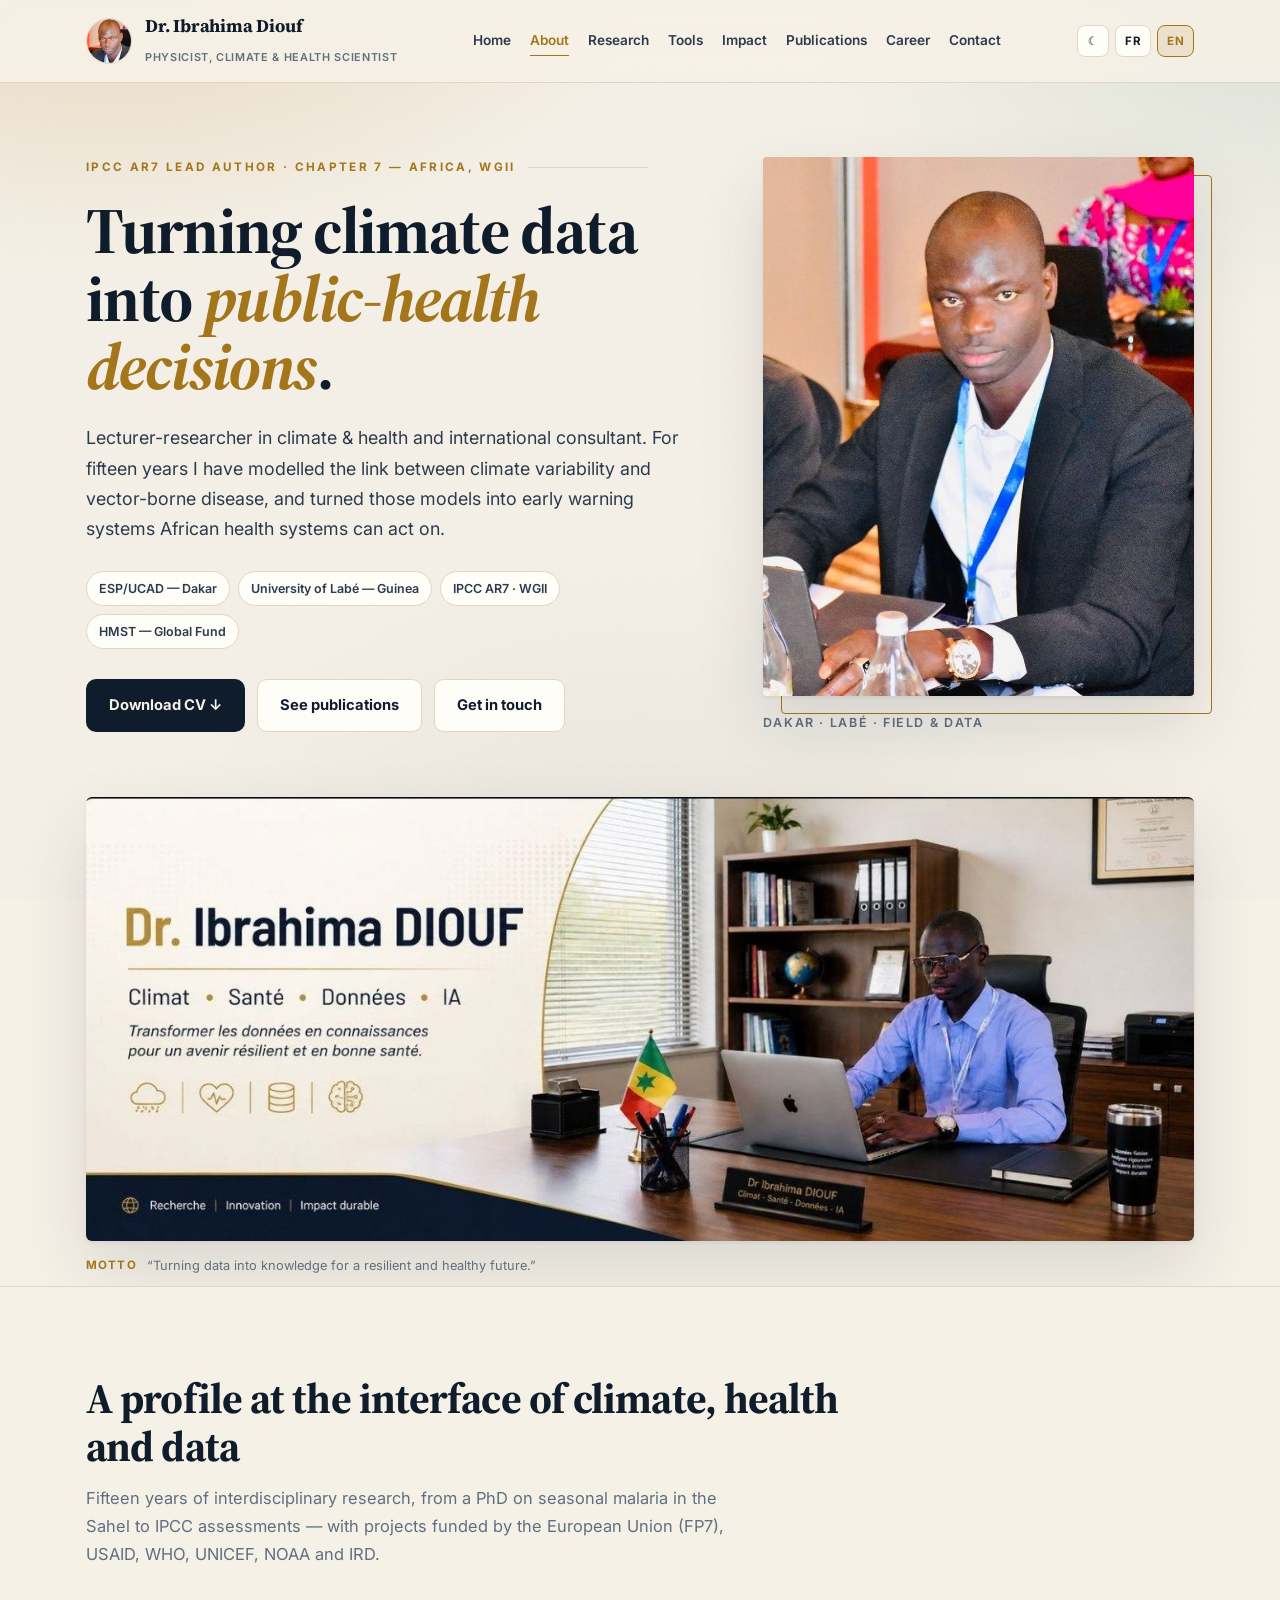
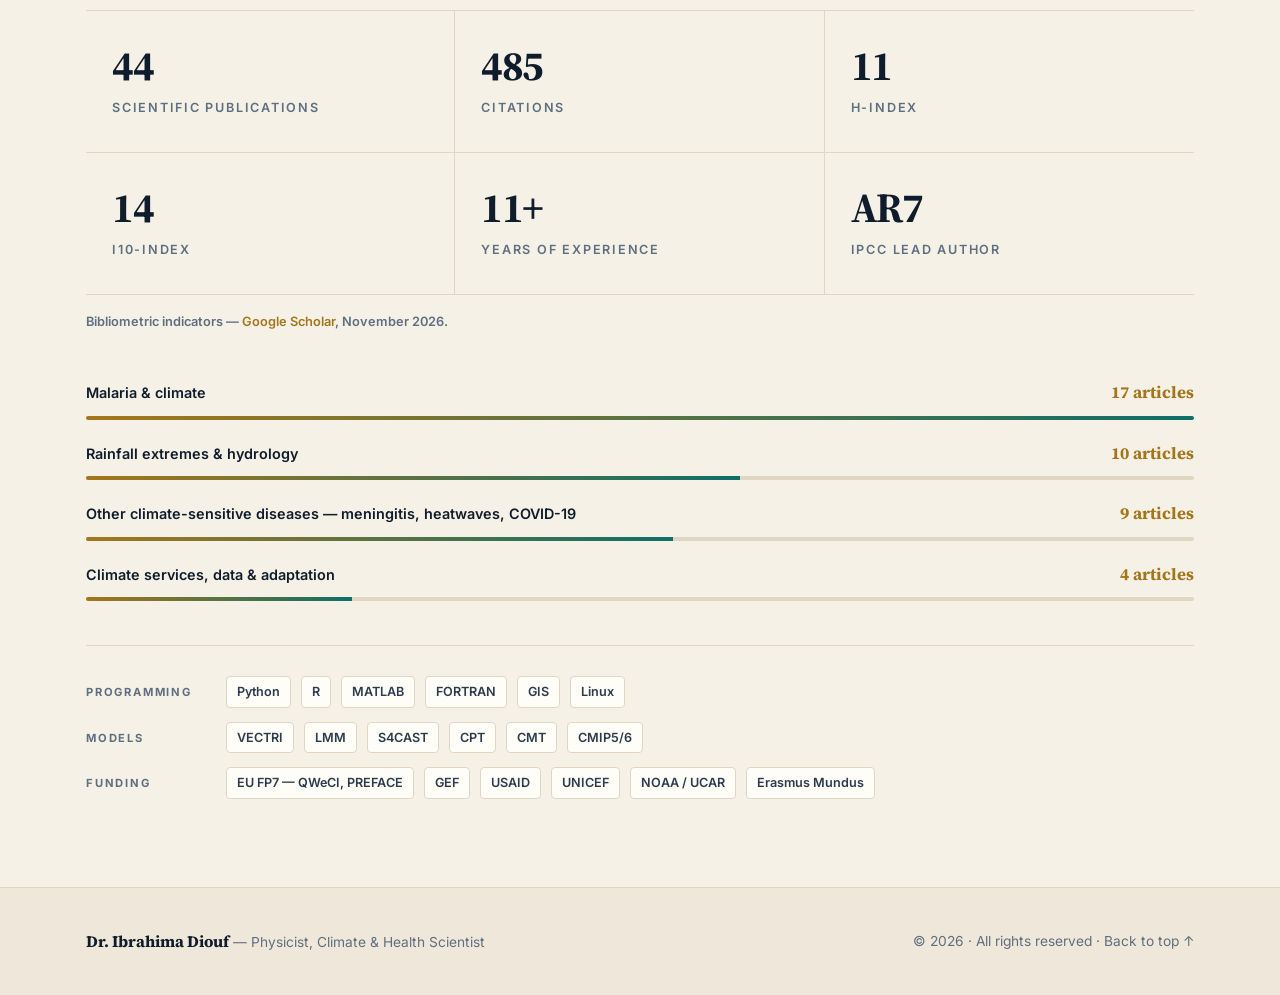
<file: about.html>
<!DOCTYPE html>
<html lang="en">
<head>
<meta charset="utf-8" />
<meta name="viewport" content="width=device-width, initial-scale=1" />
<title>About — Dr. Ibrahima DIOUF</title>
<meta name="description" content="Quinze années de recherche interdisciplinaire, de la thèse sur le paludisme saisonnier au Sahel jusqu'aux évaluations du GIEC — avec des projets financés par l'Union européenne (FP7), l'USAID, l'OMS, l'UNICEF, la NOAA et l'IRD." />
<meta property="og:title" content="About — Dr. Ibrahima DIOUF" />
<meta property="og:description" content="Quinze années de recherche interdisciplinaire, de la thèse sur le paludisme saisonnier au Sahel jusqu'aux évaluations du GIEC — avec des projets financés par l'Union européenne (FP7), l'USAID, l'OMS, l'UNICEF, la NOAA et l'IRD." />
<meta property="og:type" content="profile" />
<meta property="og:url" content="https://ibrahimadiouf.com/about" />
<meta property="og:image" content="https://ibrahimadiouf.com/og-image.jpg" />
<meta property="og:image:width" content="1200" />
<meta property="og:image:height" content="630" />
<meta property="og:image:alt" content="Dr. Ibrahima Diouf - Physicist, Climate &amp; Health Scientist, IPCC AR7 Lead Author" />
<meta name="twitter:card" content="summary_large_image" />
<meta name="twitter:title" content="About - Dr. Ibrahima DIOUF" />
<meta name="twitter:image" content="https://ibrahimadiouf.com/og-image.jpg" />
<link rel="canonical" href="https://ibrahimadiouf.com/about" />
<link rel="icon" type="image/png" href="/favicon.png" />
<link rel="apple-touch-icon" href="/apple-touch-icon.png" />
<link rel="preconnect" href="https://fonts.googleapis.com">
<link rel="preconnect" href="https://fonts.gstatic.com" crossorigin>
<link href="https://fonts.googleapis.com/css2?family=Inter:wght@400;500;600;700;800&family=Source+Serif+4:opsz,wght@8..60,400;8..60,600;8..60,700&display=swap" rel="stylesheet">
<link rel="stylesheet" href="/site.css" />
</head>
<body>

<header class="site">
  <div class="wrap">
    <div class="hrow">
      <a class="ident" href="/">
        <img src="/avatar.jpg" width="46" height="46" alt="Dr. Ibrahima Diouf">
        <span>
          <span class="nm">Dr. Ibrahima Diouf</span><br>
          <span class="rl" data-i18n="hdr.role">Physicien, scientifique climat &amp; santé</span>
        </span>
      </a>
      <nav class="main" id="nav">
        <a href="/" data-i18n="nav.1">Accueil</a>
        <a href="/about" data-i18n="nav.9" class="on" aria-current="page">Profil</a>
        <a href="/research" data-i18n="nav.2">Recherche</a>
        <a href="/dashboards" data-i18n="nav.3">Outils</a>
        <a href="/impact" data-i18n="nav.4">Impact</a>
        <a href="/publications" data-i18n="nav.5">Publications</a>
        <a href="/career" data-i18n="nav.6">Parcours</a>
        <a href="/contact" data-i18n="nav.7">Contact</a>
      </nav>
      <div class="tools">
        <button class="burger" id="burger" aria-label="Menu"><span></span><span></span><span></span></button>
        <button class="tbtn" id="theme" aria-label="Theme">☾</button>
        <button class="tbtn" id="lang-fr" data-lang="fr" aria-pressed="false">FR</button>
        <button class="tbtn" id="lang-en" data-lang="en" aria-pressed="true">EN</button>
      </div>
    </div>
  </div>
</header>

<main id="top" class="page">

<div class="hero">
  <div class="wrap">
    <div class="hero-grid">
      <div>
        <div class="kicker"><span data-i18n="hero.kicker">Auteur principal GIEC AR7 · Chapitre 7 — Afrique, WGII</span><i></i></div>
        <h1 class="display" data-i18n="hero.h1">Transformer les données climatiques en <em>décisions de santé publique</em>.</h1>
        <p class="lead" data-i18n="hero.lead">Enseignant-chercheur en climat &amp; santé et consultant international. Depuis quinze ans, je modélise le lien entre variabilité climatique et maladies à transmission vectorielle, et je transforme ces modèles en systèmes d'alerte précoce utilisables par les systèmes de santé africains.</p>
        <div class="cred">
          <a href="https://www.ucad.sn/" target="_blank" rel="noopener">ESP/UCAD — Dakar</a>
          <a href="https://univ-labe.edu.gn/" target="_blank" rel="noopener" data-i18n="cred.2">Université de Labé — Guinée</a>
          <a href="https://www.ipcc.ch/" target="_blank" rel="noopener" data-i18n="cred.3">GIEC AR7 · WGII</a>
          <span data-i18n="cred.4">HMST — Fonds mondial</span>
        </div>
        <div class="cta">
          <a class="btn solid cv-link" href="/CV_Dr_Ibrahima_DIOUF.pdf" download="CV_Ibrahima_DIOUF.pdf" target="_blank" rel="noopener" data-i18n="hero.cv">Télécharger le CV ↓</a>
          <a class="btn ghost" href="/publications" data-i18n="hero.work">Voir les publications</a>
          <a class="btn ghost" href="/contact" data-i18n="hero.contact">Me contacter</a>
        </div>
      </div>
      <div>
        <div class="portrait"><img src="/portrait.jpg" alt="Dr. Ibrahima Diouf"></div>
        <div class="pcap" data-i18n="hero.pcap">Dakar · Labé · Terrain &amp; données</div>
      </div>
    </div>
    <figure class="banner rv">
      <img src="/banner.jpg" loading="lazy" decoding="async" alt="Dr. Ibrahima DIOUF — Climat · Santé · Données · IA">
      <figcaption><b data-i18n="fig.b">Devise</b> <span data-i18n="fig.t">« Transformer les données en connaissances pour un avenir résilient et en bonne santé. »</span></figcaption>
    </figure>
  </div>
</div>
<hr class="rule">
<section id="profil">
  <div class="wrap">
    <div class="sec-head rv">
      <span class="sec-num">02</span>
      <h2 data-i18n="s1.h">Un profil à l'interface du climat, de la santé et de la donnée</h2>
      <p data-i18n="s1.p">Quinze années de recherche interdisciplinaire, de la thèse sur le paludisme saisonnier au Sahel jusqu'aux évaluations du GIEC — avec des projets financés par l'Union européenne (FP7), l'USAID, l'OMS, l'UNICEF, la NOAA et l'IRD.</p>
    </div>
    <div class="metrics rv">
      <div class="metric"><div class="val" id="sch-pubs" data-count="56">0</div><div class="lbl" data-i18n="m.1">Publications scientifiques</div></div>
      <div class="metric"><div class="val" id="sch-cit" data-count="586">0</div><div class="lbl" data-i18n="m.2">Citations</div></div>
      <div class="metric"><div class="val" id="sch-h" data-count="13">0</div><div class="lbl" data-i18n="m.3">Indice h</div></div>
      <div class="metric"><div class="val" id="sch-i10" data-count="16">0</div><div class="lbl" data-i18n="m.4">Indice i10</div></div>
      <div class="metric"><div class="val" data-count="15" data-suffix="+">0</div><div class="lbl" data-i18n="m.5">Années d'expérience</div></div>
      <div class="metric"><div class="val">AR7</div><div class="lbl" data-i18n="m.6">Auteur principal GIEC</div></div>
    </div>
    <p class="msource rv" data-i18n="m.src">Indicateurs bibliométriques — <a href="https://scholar.google.com/citations?user=phsMm7sAAAAJ&amp;hl=fr" target="_blank" rel="noopener">Google Scholar</a>, <span class="sch-date">septembre 2026</span>.</p>

    <div class="dist rv">
      <div class="dist-row">
        <div class="dt"><span data-i18n="dist.1">Paludisme &amp; climat</span><b>17 <span data-i18n="dist.art">articles</span></b></div>
        <div class="track"><div class="fill" data-w="100"></div></div>
      </div>
      <div class="dist-row">
        <div class="dt"><span data-i18n="dist.3">Extrêmes pluviométriques &amp; hydrologie</span><b>10 <span data-i18n="dist.art">articles</span></b></div>
        <div class="track"><div class="fill" data-w="59"></div></div>
      </div>
      <div class="dist-row">
        <div class="dt"><span data-i18n="dist.2">Autres maladies climato-sensibles — méningite, canicules, COVID-19</span><b>9 <span data-i18n="dist.art">articles</span></b></div>
        <div class="track"><div class="fill" data-w="53"></div></div>
      </div>
      <div class="dist-row">
        <div class="dt"><span data-i18n="dist.4">Services climatiques, données &amp; adaptation</span><b>4 <span data-i18n="dist.art">articles</span></b></div>
        <div class="track"><div class="fill" data-w="24"></div></div>
      </div>
    </div>

    <div class="chips-line rv">
      <div class="row"><span class="rlab" data-i18n="tk.1">Programmation</span>
        <code>Python</code><code>R</code><code>MATLAB</code><code>FORTRAN</code><code data-i18n="tk.gis">SIG</code><code>Linux</code>
      </div>
      <div class="row"><span class="rlab" data-i18n="tk.2">Modèles</span>
        <code>VECTRI</code><code>LMM</code><code>S4CAST</code><code>CPT</code><code>CMT</code><code>CMIP5/6</code>
      </div>
      <div class="row"><span class="rlab" data-i18n="tk.3">Financements</span>
        <code data-i18n="tk.eu">UE FP7 — QWeCI, PREFACE</code><code>GEF</code><code>USAID</code><code>UNICEF</code><code>NOAA / UCAR</code><code>Erasmus Mundus</code>
      </div>
    </div>
  </div>
</section>

</main>

<footer class="site">
  <div class="wrap">
    <div class="frow">
      <div><span class="fname">Dr. Ibrahima Diouf</span> — <span data-i18n="ft.role">Physicien, scientifique climat &amp; santé</span></div>
      <div>© <span id="yr"></span> · <span data-i18n="ft.rights">Tous droits réservés</span> · <a href="#top" data-i18n="ft.top">Haut de page ↑</a></div>
    </div>
  </div>
</footer>

<script src="/site.js"></script>
</body>
</html>
</file>
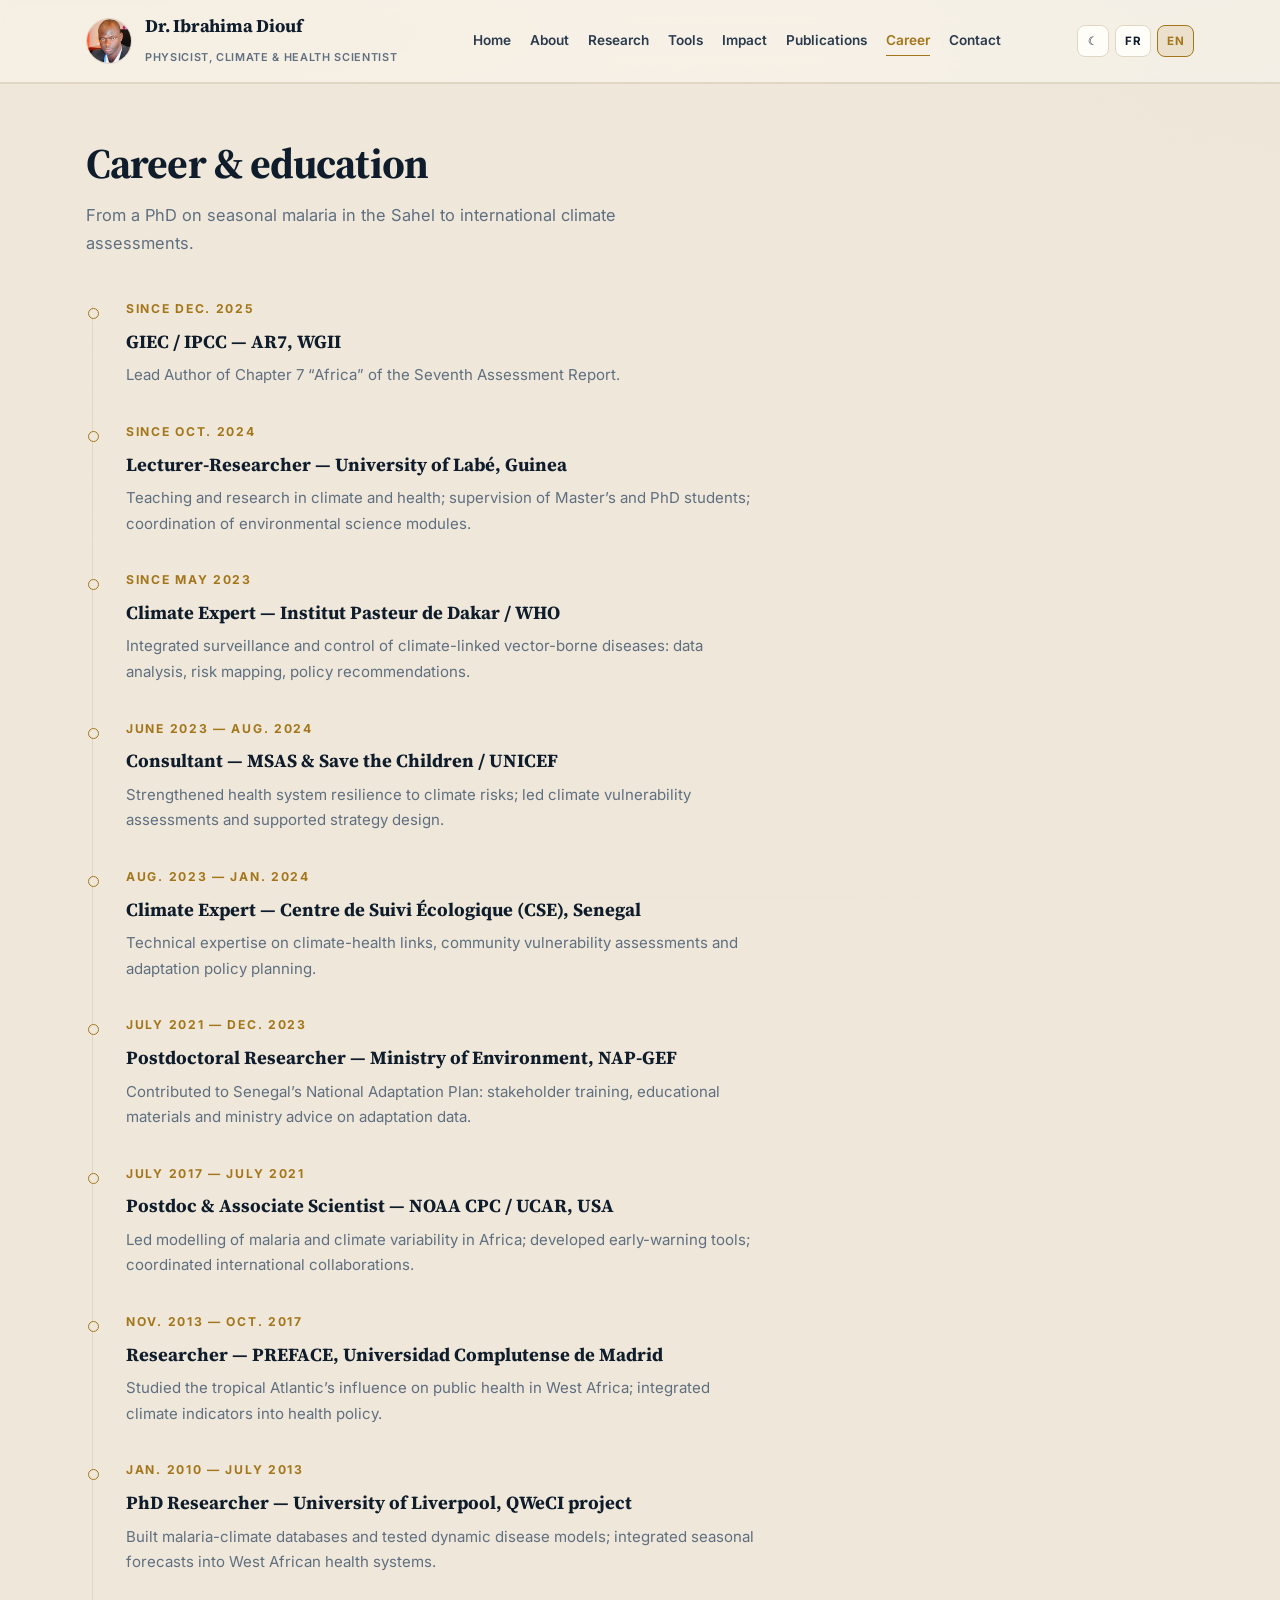
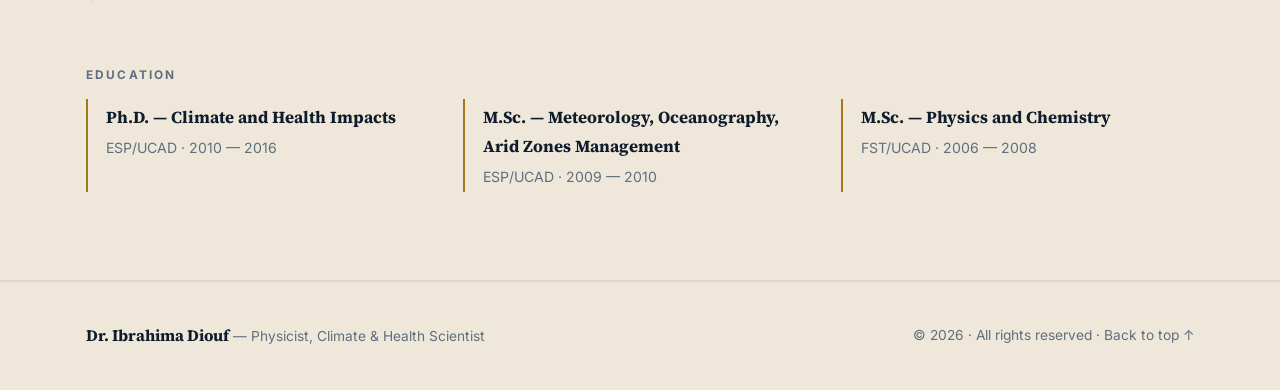
<file: career.html>
<!DOCTYPE html>
<html lang="en">
<head>
<meta charset="utf-8" />
<meta name="viewport" content="width=device-width, initial-scale=1" />
<title>Career & education — Dr. Ibrahima DIOUF</title>
<meta name="description" content="De la thèse sur le paludisme saisonnier au Sahel aux évaluations internationales du climat." />
<meta property="og:title" content="Career &amp; education — Dr. Ibrahima DIOUF" />
<meta property="og:description" content="De la thèse sur le paludisme saisonnier au Sahel aux évaluations internationales du climat." />
<meta property="og:type" content="profile" />
<meta property="og:url" content="https://ibrahimadiouf.com/career" />
<meta property="og:image" content="https://ibrahimadiouf.com/og-image.jpg" />
<meta property="og:image:width" content="1200" />
<meta property="og:image:height" content="630" />
<meta property="og:image:alt" content="Dr. Ibrahima Diouf - Physicist, Climate &amp; Health Scientist, IPCC AR7 Lead Author" />
<meta name="twitter:card" content="summary_large_image" />
<meta name="twitter:title" content="Career &amp; education - Dr. Ibrahima DIOUF" />
<meta name="twitter:image" content="https://ibrahimadiouf.com/og-image.jpg" />
<link rel="canonical" href="https://ibrahimadiouf.com/career" />
<link rel="icon" type="image/png" href="/favicon.png" />
<link rel="apple-touch-icon" href="/apple-touch-icon.png" />
<link rel="preconnect" href="https://fonts.googleapis.com">
<link rel="preconnect" href="https://fonts.gstatic.com" crossorigin>
<link href="https://fonts.googleapis.com/css2?family=Inter:wght@400;500;600;700;800&family=Source+Serif+4:opsz,wght@8..60,400;8..60,600;8..60,700&display=swap" rel="stylesheet">
<link rel="stylesheet" href="/site.css" />
</head>
<body>

<header class="site">
  <div class="wrap">
    <div class="hrow">
      <a class="ident" href="/">
        <img src="/avatar.jpg" width="46" height="46" alt="Dr. Ibrahima Diouf">
        <span>
          <span class="nm">Dr. Ibrahima Diouf</span><br>
          <span class="rl" data-i18n="hdr.role">Physicien, scientifique climat &amp; santé</span>
        </span>
      </a>
      <nav class="main" id="nav">
        <a href="/" data-i18n="nav.1">Accueil</a>
        <a href="/about" data-i18n="nav.9">Profil</a>
        <a href="/research" data-i18n="nav.2">Recherche</a>
        <a href="/dashboards" data-i18n="nav.3">Outils</a>
        <a href="/impact" data-i18n="nav.4">Impact</a>
        <a href="/publications" data-i18n="nav.5">Publications</a>
        <a href="/career" data-i18n="nav.6" class="on" aria-current="page">Parcours</a>
        <a href="/contact" data-i18n="nav.7">Contact</a>
      </nav>
      <div class="tools">
        <button class="burger" id="burger" aria-label="Menu"><span></span><span></span><span></span></button>
        <button class="tbtn" id="theme" aria-label="Theme">☾</button>
        <button class="tbtn" id="lang-fr" data-lang="fr" aria-pressed="false">FR</button>
        <button class="tbtn" id="lang-en" data-lang="en" aria-pressed="true">EN</button>
      </div>
    </div>
  </div>
</header>

<main id="top" class="page">

<section id="parcours" class="alt">
  <div class="wrap">
    <div class="sec-head rv">
      <span class="sec-num">07</span>
      <h2 data-i18n="s6.h">Parcours &amp; formation</h2>
      <p data-i18n="s6.p">De la thèse sur le paludisme saisonnier au Sahel aux évaluations internationales du climat.</p>
    </div>
    <div class="tl rv">
      <div class="tl-item"><div class="yr" data-i18n="t.n1">Depuis déc. 2025</div><h4>GIEC / IPCC — AR7, WGII</h4><p data-i18n="tl.1">Auteur principal du chapitre 7 « Afrique » du Septième Rapport d'évaluation.</p></div>
      <div class="tl-item"><div class="yr" data-i18n="t.n2">Depuis oct. 2024</div><h4 data-i18n="tl.2h">Enseignant-chercheur — Université de Labé, Guinée</h4><p data-i18n="tl.2">Enseignement et recherche en climat et santé ; encadrement de masters et de doctorants ; coordination de modules en sciences de l'environnement.</p></div>
      <div class="tl-item"><div class="yr" data-i18n="t.n3">Depuis mai 2023</div><h4 data-i18n="tl.3h">Expert climat — Institut Pasteur de Dakar / OMS</h4><p data-i18n="tl.3">Surveillance et contrôle intégrés des maladies vectorielles liées au changement climatique : analyse de données, cartographie du risque, recommandations de politique publique.</p></div>
      <div class="tl-item"><div class="yr" data-i18n="t.d4">Juin 2023 — août 2024</div><h4 data-i18n="tl.4h">Consultant — MSAS &amp; Save the Children / UNICEF</h4><p data-i18n="tl.4">Renforcement de la résilience du système de santé face aux risques climatiques ; conduite des évaluations de vulnérabilité et appui à la conception des stratégies.</p></div>
      <div class="tl-item"><div class="yr" data-i18n="t.d5">Août 2023 — janv. 2024</div><h4 data-i18n="tl.5h">Expert climat — Centre de Suivi Écologique (CSE), Sénégal</h4><p data-i18n="tl.5">Expertise sur les liens climat-santé, évaluations de vulnérabilité communautaire et appui à la planification de l'adaptation.</p></div>
      <div class="tl-item"><div class="yr" data-i18n="t.d6">Juil. 2021 — déc. 2023</div><h4 data-i18n="tl.6h">Chercheur postdoctoral — Ministère de l'Environnement, PNA-GEF</h4><p data-i18n="tl.6">Contribution au Plan National d'Adaptation du Sénégal : formation des parties prenantes, matériels pédagogiques et conseil aux ministères sur l'usage des données d'adaptation.</p></div>
      <div class="tl-item"><div class="yr" data-i18n="t.d7">Juil. 2017 — juil. 2021</div><h4 data-i18n="tl.7h">Postdoc &amp; Associate Scientist — NOAA CPC / UCAR, États-Unis</h4><p data-i18n="tl.7">Modélisation du paludisme et de la variabilité climatique en Afrique ; développement d'outils d'alerte précoce ; coordination de collaborations internationales.</p></div>
      <div class="tl-item"><div class="yr" data-i18n="t.d8">Nov. 2013 — oct. 2017</div><h4 data-i18n="tl.8h">Chercheur — PREFACE, Universidad Complutense de Madrid</h4><p data-i18n="tl.8">Influence de l'Atlantique tropical sur la santé publique en Afrique de l'Ouest ; intégration d'indicateurs climatiques dans les politiques de santé.</p></div>
      <div class="tl-item"><div class="yr" data-i18n="t.d9">Janv. 2010 — juil. 2013</div><h4 data-i18n="tl.9h">Doctorant — University of Liverpool, projet QWeCI</h4><p data-i18n="tl.9">Construction de bases de données climat-paludisme et test de modèles dynamiques ; intégration des prévisions saisonnières dans les systèmes de santé ouest-africains.</p></div>
    </div>

    <div class="rv" style="margin-top:56px">
      <div class="plabel" style="font-size:.74rem;letter-spacing:.18em;text-transform:uppercase;color:var(--muted);font-weight:700" data-i18n="edu.l">Formation</div>
      <div class="edu-grid">
        <div class="edu"><h4 data-i18n="edu.1h">Doctorat — Impacts climat &amp; santé</h4><p>ESP/UCAD · 2010 — 2016</p></div>
        <div class="edu"><h4 data-i18n="edu.2h">Master — Météorologie, océanographie, gestion des zones arides</h4><p>ESP/UCAD · 2009 — 2010</p></div>
        <div class="edu"><h4 data-i18n="edu.3h">Master — Physique et chimie</h4><p>FST/UCAD · 2006 — 2008</p></div>
      </div>
    </div>
  </div>
</section>

</main>

<footer class="site">
  <div class="wrap">
    <div class="frow">
      <div><span class="fname">Dr. Ibrahima Diouf</span> — <span data-i18n="ft.role">Physicien, scientifique climat &amp; santé</span></div>
      <div>© <span id="yr"></span> · <span data-i18n="ft.rights">Tous droits réservés</span> · <a href="#top" data-i18n="ft.top">Haut de page ↑</a></div>
    </div>
  </div>
</footer>

<script src="/site.js"></script>
</body>
</html>
</file>
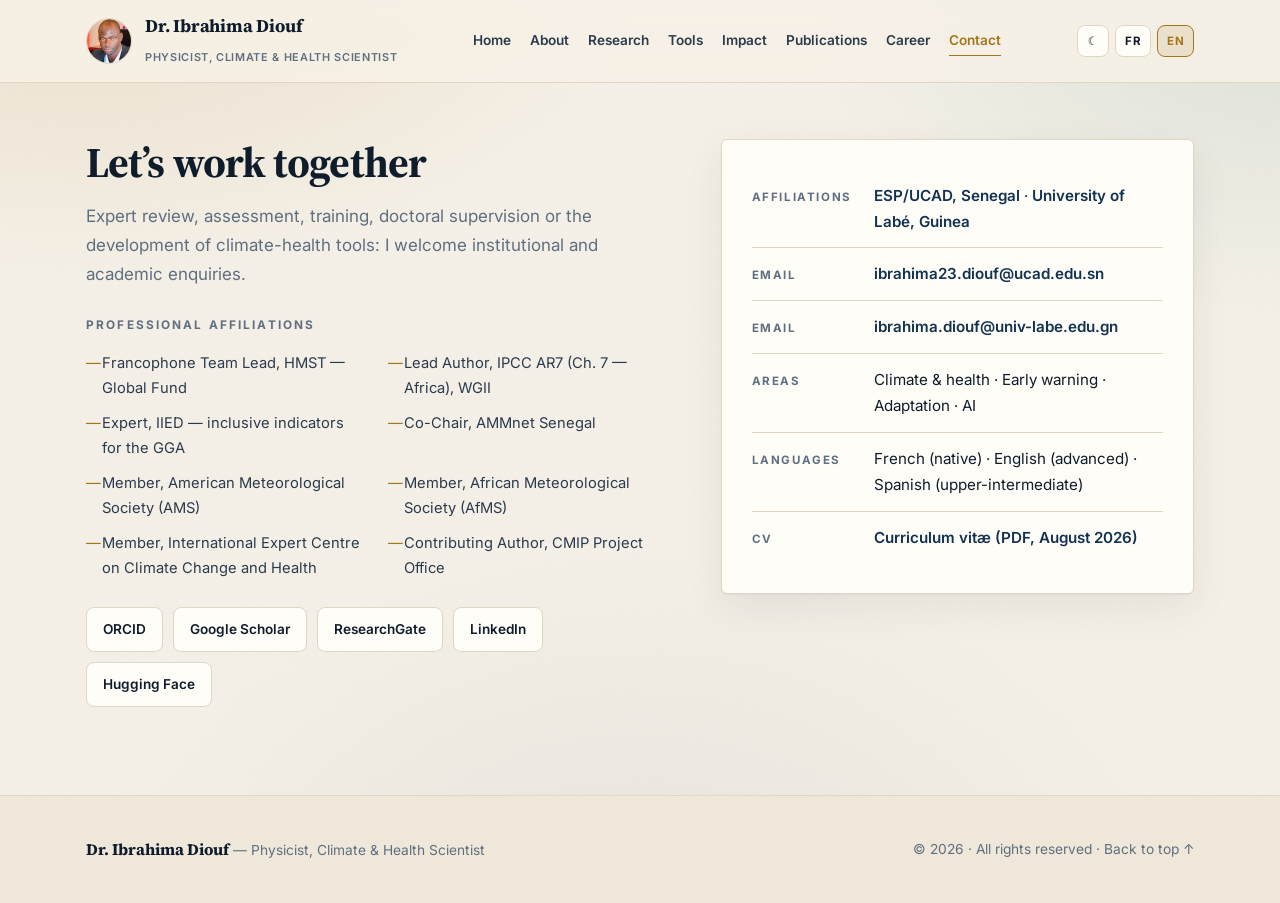
<file: contact.html>
<!DOCTYPE html>
<html lang="en">
<head>
<meta charset="utf-8" />
<meta name="viewport" content="width=device-width, initial-scale=1" />
<title>Contact — Dr. Ibrahima DIOUF</title>
<meta name="description" content="Travaillons ensemble" />
<meta property="og:title" content="Contact — Dr. Ibrahima DIOUF" />
<meta property="og:description" content="Travaillons ensemble" />
<meta property="og:type" content="profile" />
<meta property="og:url" content="https://ibrahimadiouf.com/contact" />
<meta property="og:image" content="https://ibrahimadiouf.com/og-image.jpg" />
<meta property="og:image:width" content="1200" />
<meta property="og:image:height" content="630" />
<meta property="og:image:alt" content="Dr. Ibrahima Diouf - Physicist, Climate &amp; Health Scientist, IPCC AR7 Lead Author" />
<meta name="twitter:card" content="summary_large_image" />
<meta name="twitter:title" content="Contact - Dr. Ibrahima DIOUF" />
<meta name="twitter:image" content="https://ibrahimadiouf.com/og-image.jpg" />
<link rel="canonical" href="https://ibrahimadiouf.com/contact" />
<link rel="icon" type="image/png" href="/favicon.png" />
<link rel="apple-touch-icon" href="/apple-touch-icon.png" />
<link rel="preconnect" href="https://fonts.googleapis.com">
<link rel="preconnect" href="https://fonts.gstatic.com" crossorigin>
<link href="https://fonts.googleapis.com/css2?family=Inter:wght@400;500;600;700;800&family=Source+Serif+4:opsz,wght@8..60,400;8..60,600;8..60,700&display=swap" rel="stylesheet">
<link rel="stylesheet" href="/site.css" />
</head>
<body>

<header class="site">
  <div class="wrap">
    <div class="hrow">
      <a class="ident" href="/">
        <img src="/avatar.jpg" width="46" height="46" alt="Dr. Ibrahima Diouf">
        <span>
          <span class="nm">Dr. Ibrahima Diouf</span><br>
          <span class="rl" data-i18n="hdr.role">Physicien, scientifique climat &amp; santé</span>
        </span>
      </a>
      <nav class="main" id="nav">
        <a href="/" data-i18n="nav.1">Accueil</a>
        <a href="/about" data-i18n="nav.9">Profil</a>
        <a href="/research" data-i18n="nav.2">Recherche</a>
        <a href="/dashboards" data-i18n="nav.3">Outils</a>
        <a href="/impact" data-i18n="nav.4">Impact</a>
        <a href="/publications" data-i18n="nav.5">Publications</a>
        <a href="/career" data-i18n="nav.6">Parcours</a>
        <a href="/contact" data-i18n="nav.7" class="on" aria-current="page">Contact</a>
      </nav>
      <div class="tools">
        <button class="burger" id="burger" aria-label="Menu"><span></span><span></span><span></span></button>
        <button class="tbtn" id="theme" aria-label="Theme">☾</button>
        <button class="tbtn" id="lang-fr" data-lang="fr" aria-pressed="false">FR</button>
        <button class="tbtn" id="lang-en" data-lang="en" aria-pressed="true">EN</button>
      </div>
    </div>
  </div>
</header>

<main id="top" class="page">

<section id="contact">
  <div class="wrap">
    <div class="contact-grid">
      <div class="rv">
        <span class="sec-num">08</span>
        <h2 class="serif" style="font-size:clamp(1.9rem,3.3vw,2.9rem);line-height:1.12;letter-spacing:-.9px;margin:0 0 16px" data-i18n="s7.h">Travaillons ensemble</h2>
        <p style="color:var(--muted);max-width:56ch;margin:0 0 24px" data-i18n="s7.p">Expertise, évaluation, formation, encadrement doctoral ou développement d'outils climat-santé : je réponds aux sollicitations institutionnelles et académiques.</p>
        <div class="plabel" style="font-size:.74rem;letter-spacing:.18em;text-transform:uppercase;color:var(--muted);font-weight:700;margin-top:26px" data-i18n="memb.l">Affiliations professionnelles</div>
        <ul class="memb">
          <li data-i18n="mb.1">Team Lead francophone, HMST — Fonds mondial</li>
          <li data-i18n="mb.2">Auteur principal, GIEC AR7 (ch. 7 — Afrique), WGII</li>
          <li data-i18n="mb.3">Expert, IIED — indicateurs inclusifs pour le GGA</li>
          <li data-i18n="mb.4">Co-président, AMMnet Sénégal</li>
          <li data-i18n="mb.5">Membre, American Meteorological Society (AMS)</li>
          <li data-i18n="mb.6">Membre, African Meteorological Society (AfMS)</li>
          <li data-i18n="mb.7">Membre, IECCCH — Centre international d'experts climat &amp; santé</li>
          <li data-i18n="mb.8">Auteur contributeur, CMIP Project Office</li>
        </ul>
        <div class="slinks">
          <a href="https://orcid.org/0000-0002-3157-0925" target="_blank" rel="noopener">ORCID</a>
          <a href="https://scholar.google.com/citations?user=phsMm7sAAAAJ&hl=fr" target="_blank" rel="noopener">Google Scholar</a>
          <a href="https://www.researchgate.net/profile/Ibrahima-Diouf-8" target="_blank" rel="noopener">ResearchGate</a>
          <a href="https://linkedin.com/in/dr-ibrahima-diouf-610872108" target="_blank" rel="noopener">LinkedIn</a>
          <a href="https://huggingface.co/idiouf" target="_blank" rel="noopener">Hugging Face</a>
        </div>
      </div>
      <div class="cbox rv">
        <div class="cline"><b data-i18n="ct.1">Affiliations</b><span data-i18n="ct.1v"><a href="https://www.ucad.sn/" target="_blank" rel="noopener">ESP/UCAD, Sénégal</a> · <a href="https://univ-labe.edu.gn/" target="_blank" rel="noopener">Université de Labé, Guinée</a></span></div>
        <div class="cline"><b data-i18n="ct.2">Email</b><span><a href="mailto:ibrahima23.diouf@ucad.edu.sn">ibrahima23.diouf@ucad.edu.sn</a></span></div>
        <div class="cline"><b data-i18n="ct.3">Email</b><span><a href="mailto:ibrahima.diouf@univ-labe.edu.gn">ibrahima.diouf@univ-labe.edu.gn</a></span></div>
        <div class="cline"><b data-i18n="ct.4">Domaines</b><span data-i18n="ct.4v">Climat &amp; santé · Alerte précoce · Adaptation · IA</span></div>
        <div class="cline"><b data-i18n="ct.5">Langues</b><span data-i18n="ct.5v">Français (langue maternelle) · Anglais (avancé) · Espagnol (intermédiaire supérieur)</span></div>
        <div class="cline"><b>CV</b><span><a class="cv-link" href="/CV_Dr_Ibrahima_DIOUF.pdf" target="_blank" rel="noopener" data-i18n="ct.6v">Curriculum vitæ (PDF, août 2026)</a></span></div>
      </div>
    </div>
  </div>
</section>

</main>

<footer class="site">
  <div class="wrap">
    <div class="frow">
      <div><span class="fname">Dr. Ibrahima Diouf</span> — <span data-i18n="ft.role">Physicien, scientifique climat &amp; santé</span></div>
      <div>© <span id="yr"></span> · <span data-i18n="ft.rights">Tous droits réservés</span> · <a href="#top" data-i18n="ft.top">Haut de page ↑</a></div>
    </div>
  </div>
</footer>

<script src="/site.js"></script>
</body>
</html>
</file>
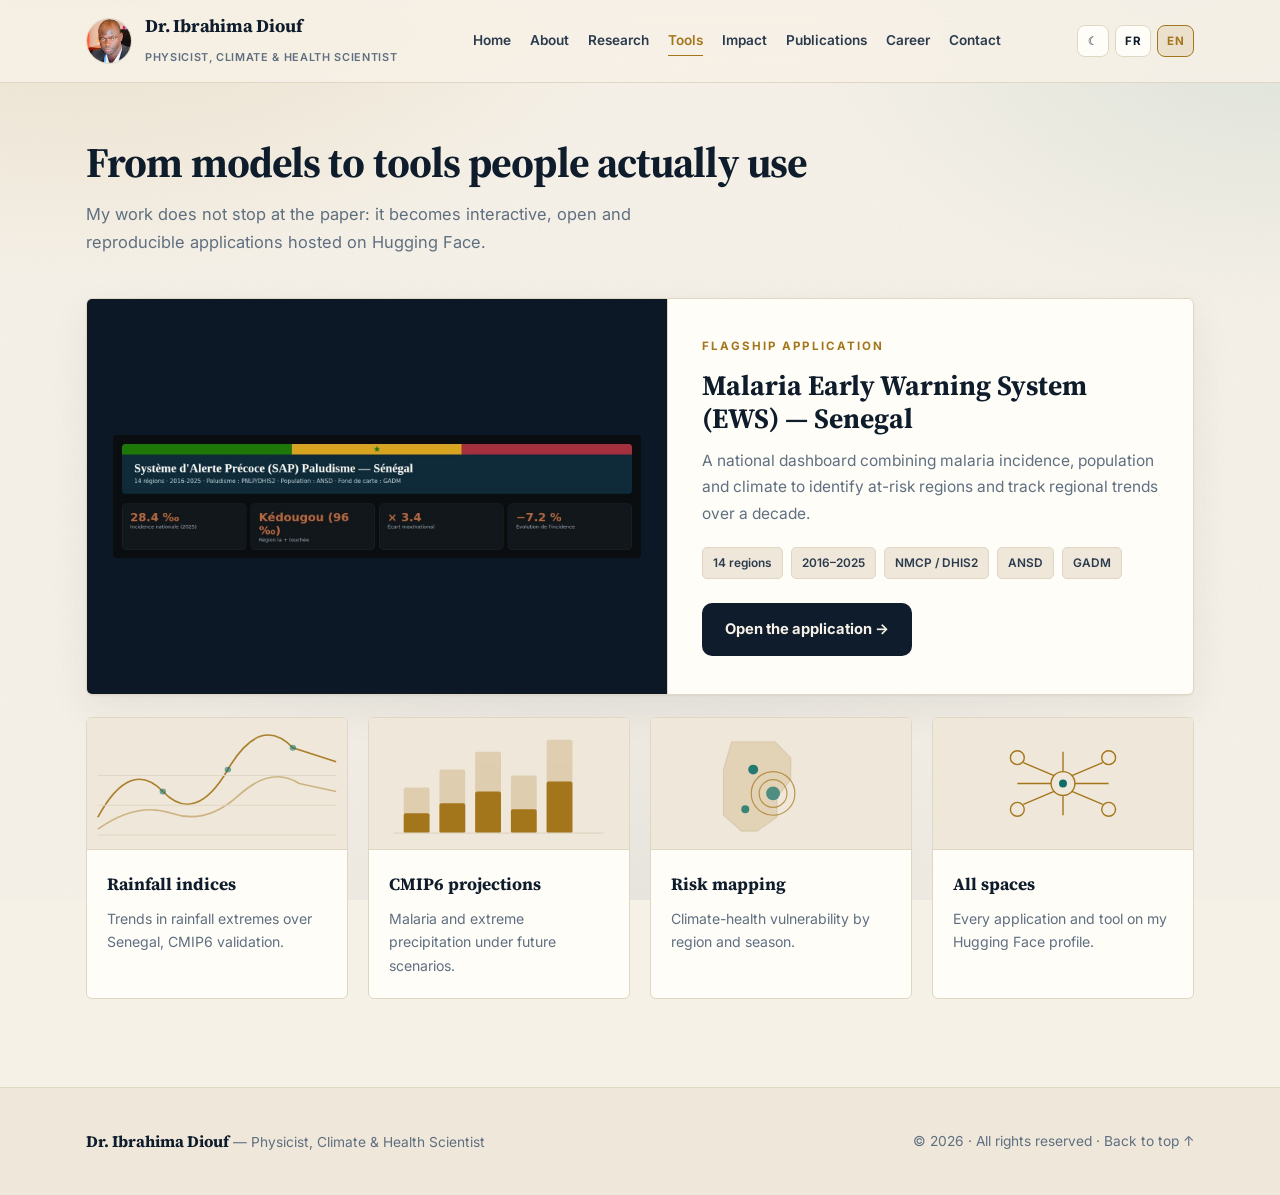
<file: dashboards.html>
<!DOCTYPE html>
<html lang="en">
<head>
<meta charset="utf-8" />
<meta name="viewport" content="width=device-width, initial-scale=1" />
<title>Tools & dashboards — Dr. Ibrahima DIOUF</title>
<meta name="description" content="Mes travaux ne s'arrêtent pas à l'article : ils deviennent des applications interactives, ouvertes et reproductibles, hébergées sur Hugging Face." />
<meta property="og:title" content="Tools &amp; dashboards — Dr. Ibrahima DIOUF" />
<meta property="og:description" content="Mes travaux ne s'arrêtent pas à l'article : ils deviennent des applications interactives, ouvertes et reproductibles, hébergées sur Hugging Face." />
<meta property="og:type" content="profile" />
<meta property="og:url" content="https://ibrahimadiouf.com/dashboards" />
<meta property="og:image" content="https://ibrahimadiouf.com/og-image.jpg" />
<meta property="og:image:width" content="1200" />
<meta property="og:image:height" content="630" />
<meta property="og:image:alt" content="Dr. Ibrahima Diouf - Physicist, Climate &amp; Health Scientist, IPCC AR7 Lead Author" />
<meta name="twitter:card" content="summary_large_image" />
<meta name="twitter:title" content="Tools &amp; dashboards - Dr. Ibrahima DIOUF" />
<meta name="twitter:image" content="https://ibrahimadiouf.com/og-image.jpg" />
<link rel="canonical" href="https://ibrahimadiouf.com/dashboards" />
<link rel="icon" type="image/png" href="/favicon.png" />
<link rel="apple-touch-icon" href="/apple-touch-icon.png" />
<link rel="preconnect" href="https://fonts.googleapis.com">
<link rel="preconnect" href="https://fonts.gstatic.com" crossorigin>
<link href="https://fonts.googleapis.com/css2?family=Inter:wght@400;500;600;700;800&family=Source+Serif+4:opsz,wght@8..60,400;8..60,600;8..60,700&display=swap" rel="stylesheet">
<link rel="stylesheet" href="/site.css" />
</head>
<body>

<header class="site">
  <div class="wrap">
    <div class="hrow">
      <a class="ident" href="/">
        <img src="/avatar.jpg" width="46" height="46" alt="Dr. Ibrahima Diouf">
        <span>
          <span class="nm">Dr. Ibrahima Diouf</span><br>
          <span class="rl" data-i18n="hdr.role">Physicien, scientifique climat &amp; santé</span>
        </span>
      </a>
      <nav class="main" id="nav">
        <a href="/" data-i18n="nav.1">Accueil</a>
        <a href="/about" data-i18n="nav.9">Profil</a>
        <a href="/research" data-i18n="nav.2">Recherche</a>
        <a href="/dashboards" data-i18n="nav.3" class="on" aria-current="page">Outils</a>
        <a href="/impact" data-i18n="nav.4">Impact</a>
        <a href="/publications" data-i18n="nav.5">Publications</a>
        <a href="/career" data-i18n="nav.6">Parcours</a>
        <a href="/contact" data-i18n="nav.7">Contact</a>
      </nav>
      <div class="tools">
        <button class="burger" id="burger" aria-label="Menu"><span></span><span></span><span></span></button>
        <button class="tbtn" id="theme" aria-label="Theme">☾</button>
        <button class="tbtn" id="lang-fr" data-lang="fr" aria-pressed="false">FR</button>
        <button class="tbtn" id="lang-en" data-lang="en" aria-pressed="true">EN</button>
      </div>
    </div>
  </div>
</header>

<main id="top" class="page">

<section id="dashboards">
  <div class="wrap">
    <div class="sec-head rv">
      <span class="sec-num">04</span>
      <h2 data-i18n="s3.h">Des modèles aux outils que l'on utilise</h2>
      <p data-i18n="s3.p">Mes travaux ne s'arrêtent pas à l'article : ils deviennent des applications interactives, ouvertes et reproductibles, hébergées sur Hugging Face.</p>
    </div>

    <div class="dash-feature rv">
      <div class="shot"><img src="/dashboard.jpg" loading="lazy" decoding="async" alt="Système d'Alerte Précoce Paludisme — Sénégal"></div>
      <div class="meta">
        <div class="tagline" data-i18n="d.tag">Application phare</div>
        <h3 data-i18n="d.h">Système d'Alerte Précoce (SAP) Paludisme — Sénégal</h3>
        <p data-i18n="d.p">Un tableau de bord national qui croise incidence du paludisme, population et climat pour identifier les régions à risque et suivre les tendances régionales sur une décennie.</p>
        <div class="kv">
          <span data-i18n="d.k1">14 régions</span>
          <span>2016–2025</span>
          <span data-i18n="d.k2">PNLP / DHIS2</span>
          <span>ANSD</span>
          <span>GADM</span>
        </div>
        <a class="btn solid" href="https://huggingface.co/idiouf" target="_blank" rel="noopener" data-i18n="d.btn">Ouvrir l'application →</a>
      </div>
    </div>

    <div class="dash-grid rv">
      <a class="dash-card" href="https://huggingface.co/idiouf" target="_blank" rel="noopener">
        <div class="thumb">
          <svg viewBox="0 0 240 132" preserveAspectRatio="none">
            <g stroke="var(--gold)" fill="none" stroke-width="1.6">
              <path d="M10 100 Q40 40 70 74 T130 52 T190 30 L230 44" opacity=".9"/>
              <path d="M10 112 Q46 84 78 96 T140 78 T196 66 L230 74" opacity=".45"/>
            </g>
            <g fill="var(--teal)" opacity=".55"><circle cx="70" cy="74" r="3"/><circle cx="130" cy="52" r="3"/><circle cx="190" cy="30" r="3"/></g>
            <g stroke="var(--rule)" stroke-width="1"><path d="M10 118h220M10 88h220M10 58h220"/></g>
          </svg>
        </div>
        <div class="body">
          <h4 data-i18n="dc1.h">Indices pluviométriques</h4>
          <p data-i18n="dc1.p">Tendances des extrêmes de pluie au Sénégal, validation CMIP6.</p>
        </div>
      </a>
      <a class="dash-card" href="https://huggingface.co/idiouf" target="_blank" rel="noopener">
        <div class="thumb">
          <svg viewBox="0 0 240 132">
            <g fill="var(--gold)" opacity=".22"><rect x="24" y="70" width="26" height="46" rx="2"/><rect x="60" y="52" width="26" height="64" rx="2"/><rect x="96" y="34" width="26" height="82" rx="2"/><rect x="132" y="58" width="26" height="58" rx="2"/><rect x="168" y="22" width="26" height="94" rx="2"/></g>
            <g fill="var(--gold)"><rect x="24" y="96" width="26" height="20" rx="2"/><rect x="60" y="86" width="26" height="30" rx="2"/><rect x="96" y="74" width="26" height="42" rx="2"/><rect x="132" y="92" width="26" height="24" rx="2"/><rect x="168" y="64" width="26" height="52" rx="2"/></g>
            <path d="M14 116h212" stroke="var(--rule)" stroke-width="1.2"/>
          </svg>
        </div>
        <div class="body">
          <h4 data-i18n="dc2.h">Projections CMIP6</h4>
          <p data-i18n="dc2.p">Paludisme et précipitations extrêmes sous scénarios futurs.</p>
        </div>
      </a>
      <a class="dash-card" href="https://huggingface.co/idiouf" target="_blank" rel="noopener">
        <div class="thumb">
          <svg viewBox="0 0 240 132">
            <g fill="none" stroke="var(--rule)" stroke-width="1.1"><path d="M70 24h44l16 16v22l-14 18v20l-20 14H80l-18-16V52z"/></g>
            <g fill="var(--gold)" opacity=".18"><path d="M70 24h44l16 16v22l-14 18v20l-20 14H80l-18-16V52z"/></g>
            <g fill="var(--teal)"><circle cx="92" cy="52" r="5" opacity=".9"/><circle cx="112" cy="76" r="7" opacity=".7"/><circle cx="84" cy="92" r="4" opacity=".8"/></g>
            <g stroke="var(--gold)" stroke-width="1.2" fill="none" opacity=".7"><circle cx="112" cy="76" r="14"/><circle cx="112" cy="76" r="22"/></g>
          </svg>
        </div>
        <div class="body">
          <h4 data-i18n="dc3.h">Cartographie du risque</h4>
          <p data-i18n="dc3.p">Vulnérabilité climat-santé par région et par saison.</p>
        </div>
      </a>
      <a class="dash-card" href="https://huggingface.co/idiouf" target="_blank" rel="noopener">
        <div class="thumb">
          <svg viewBox="0 0 240 132">
            <g stroke="var(--gold)" fill="none" stroke-width="1.4">
              <circle cx="120" cy="66" r="12"/>
              <path d="M120 54V34M120 78v20M108 66H74M132 66h34"/>
              <circle cx="74" cy="40" r="7"/><circle cx="166" cy="40" r="7"/><circle cx="74" cy="92" r="7"/><circle cx="166" cy="92" r="7"/>
              <path d="M111 58l-31-13M129 58l31-13M111 74l-31 13M129 74l31 13"/>
            </g>
            <circle cx="120" cy="66" r="4" fill="var(--teal)"/>
          </svg>
        </div>
        <div class="body">
          <h4 data-i18n="dc4.h">Tous les espaces</h4>
          <p data-i18n="dc4.p">L'ensemble des applications et outils sur mon profil Hugging Face.</p>
        </div>
      </a>
    </div>
  </div>
</section>

</main>

<footer class="site">
  <div class="wrap">
    <div class="frow">
      <div><span class="fname">Dr. Ibrahima Diouf</span> — <span data-i18n="ft.role">Physicien, scientifique climat &amp; santé</span></div>
      <div>© <span id="yr"></span> · <span data-i18n="ft.rights">Tous droits réservés</span> · <a href="#top" data-i18n="ft.top">Haut de page ↑</a></div>
    </div>
  </div>
</footer>

<script src="/site.js"></script>
</body>
</html>
</file>
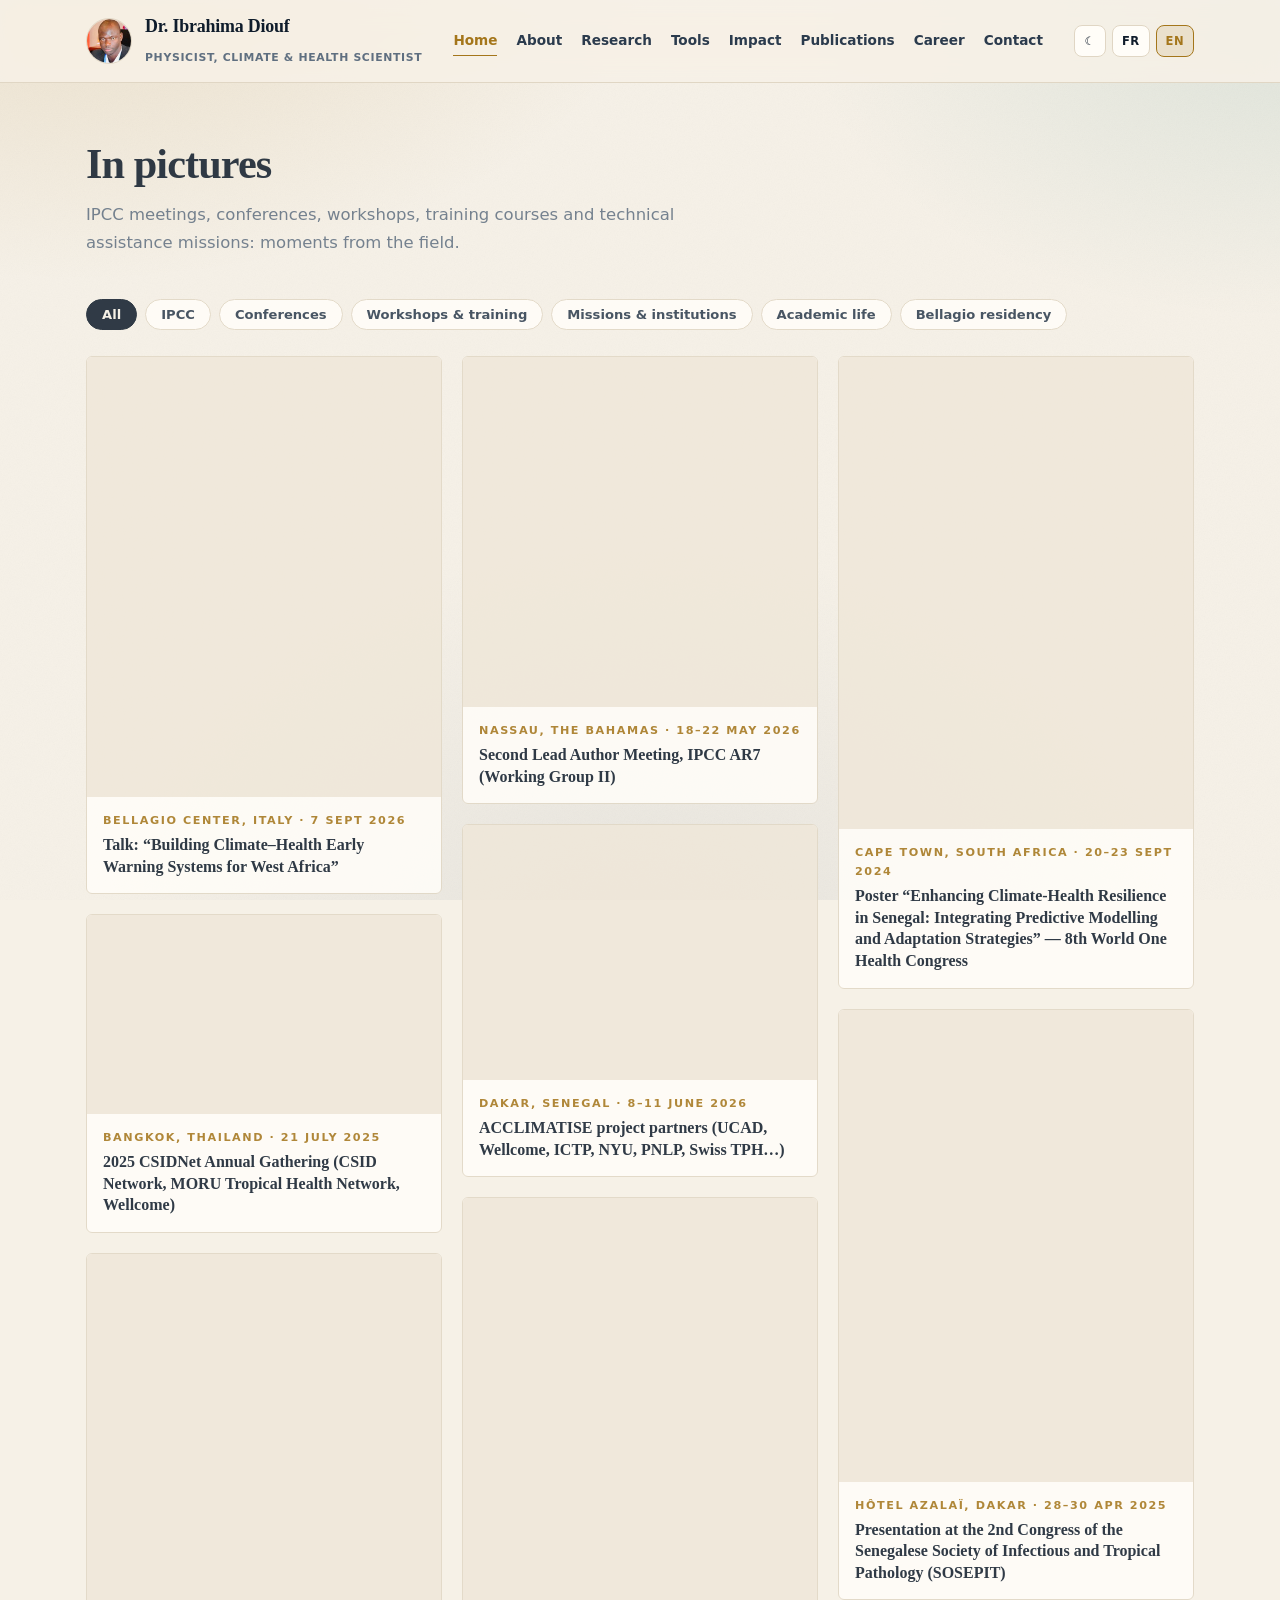
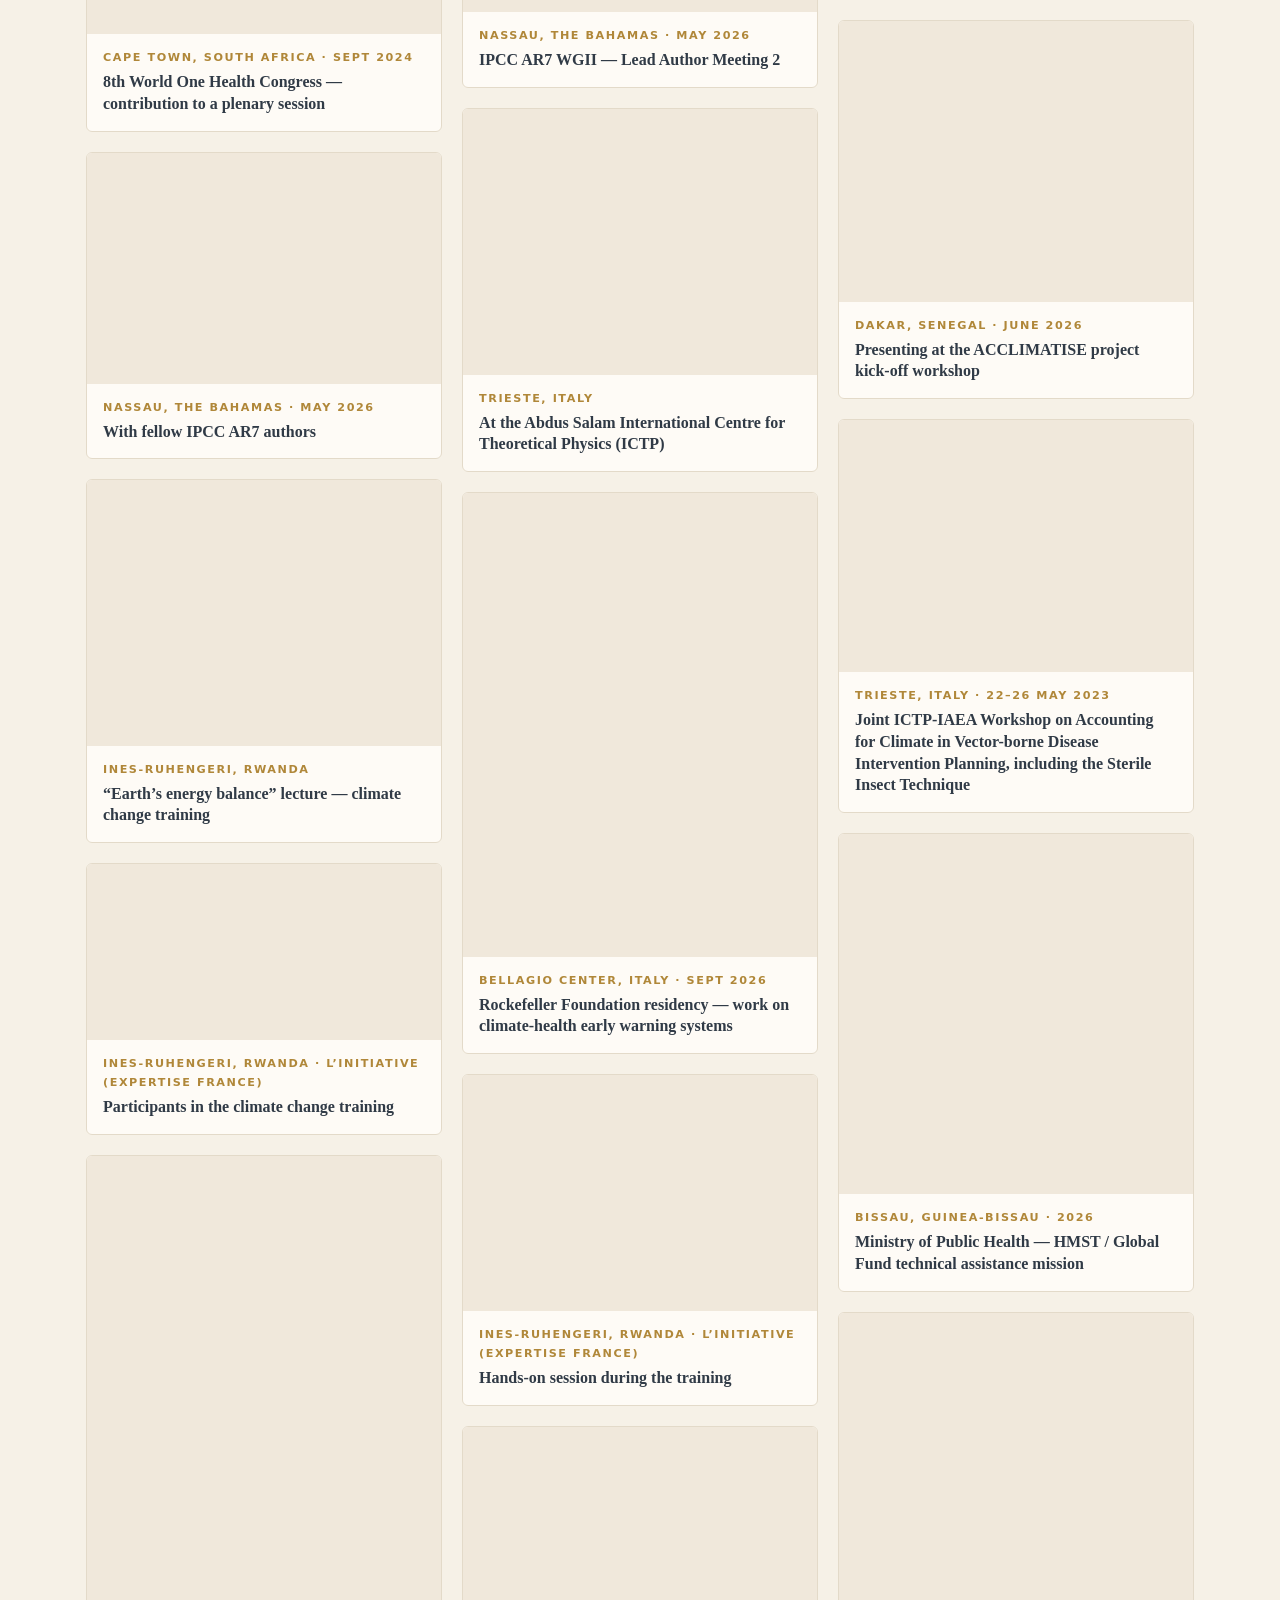
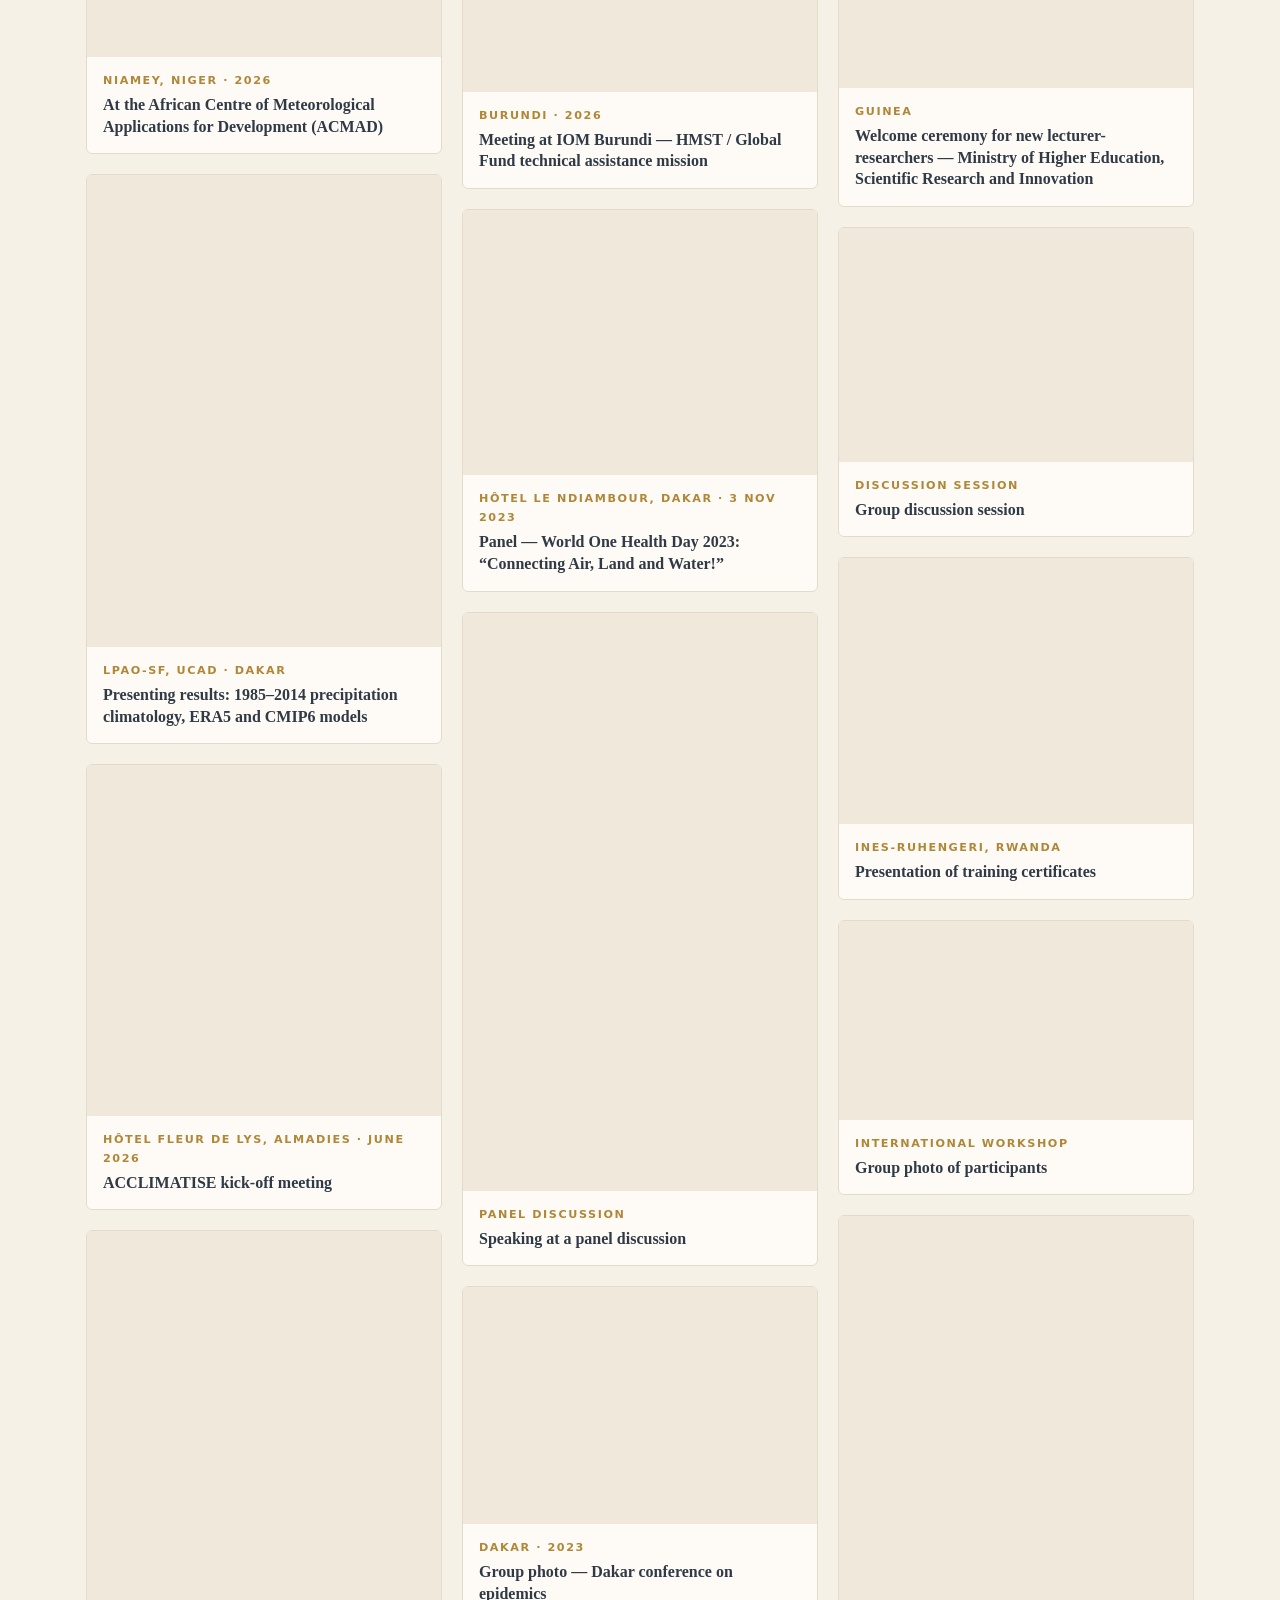
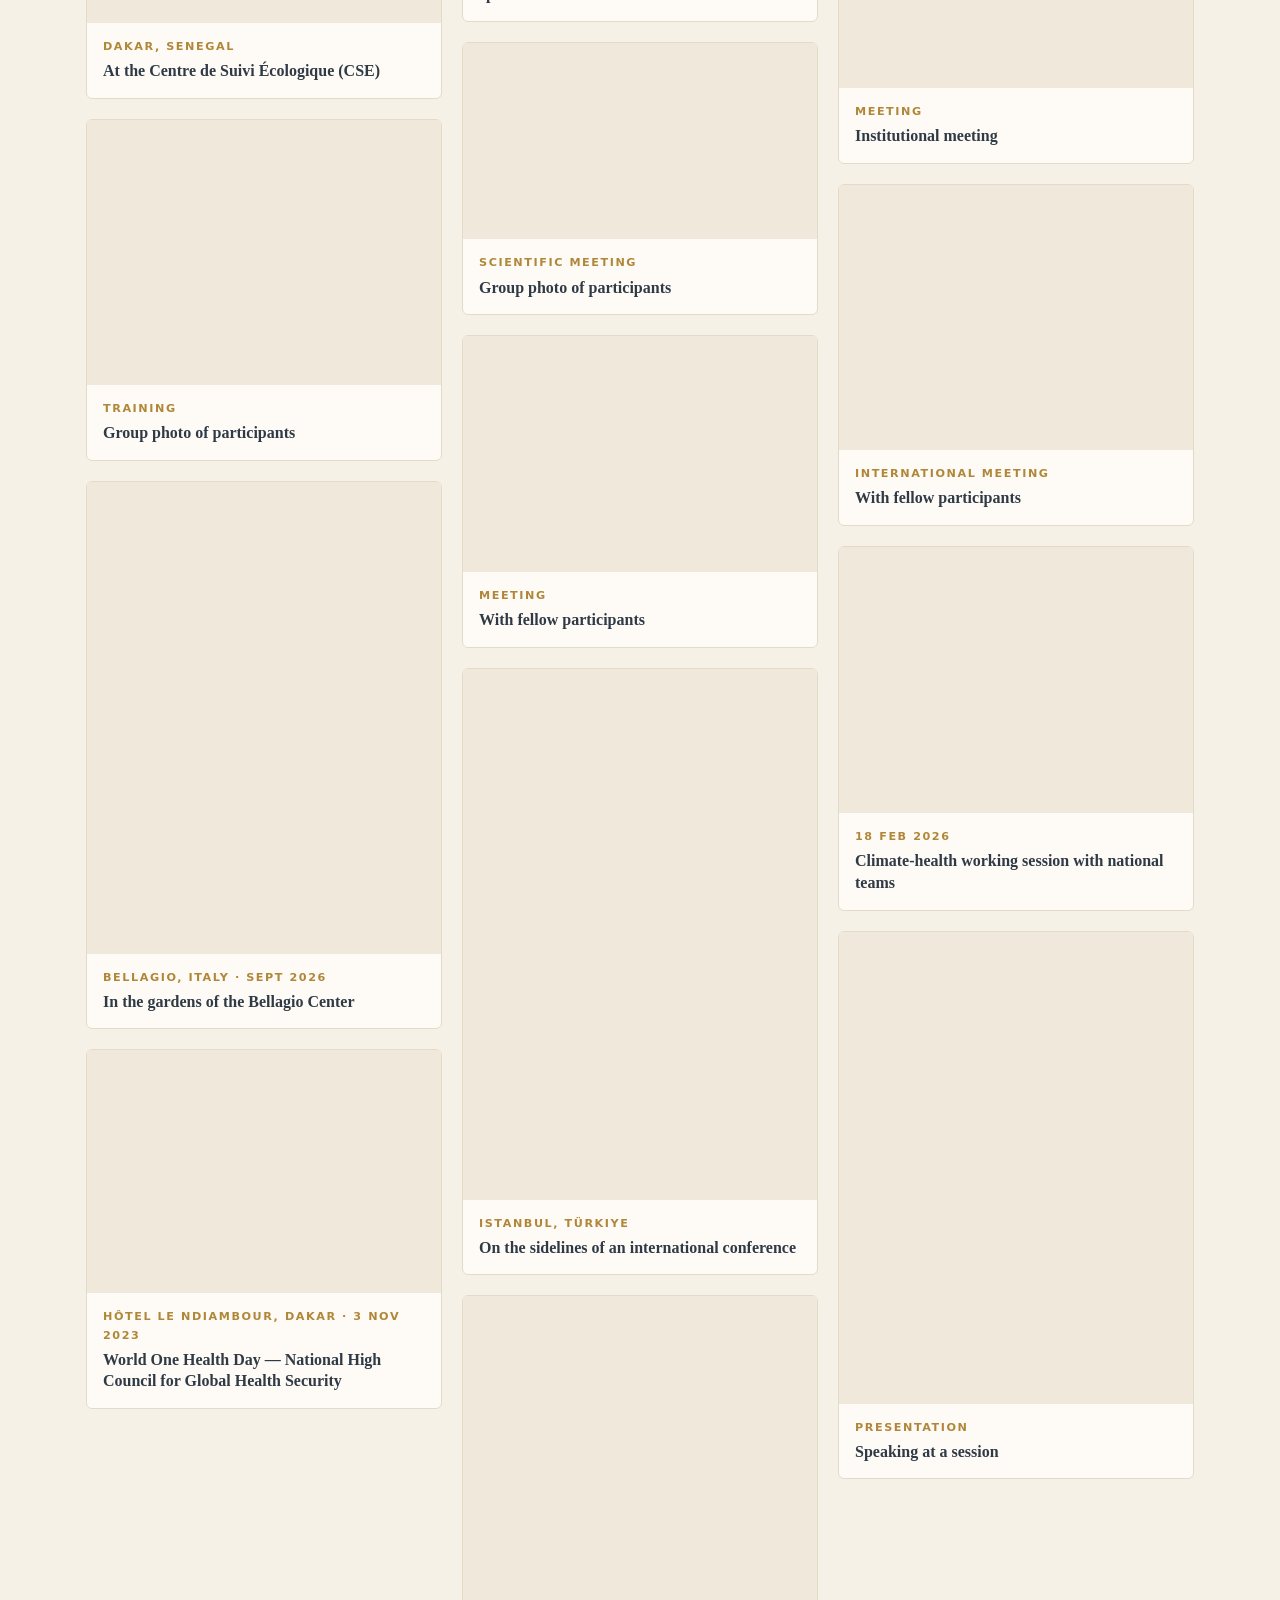
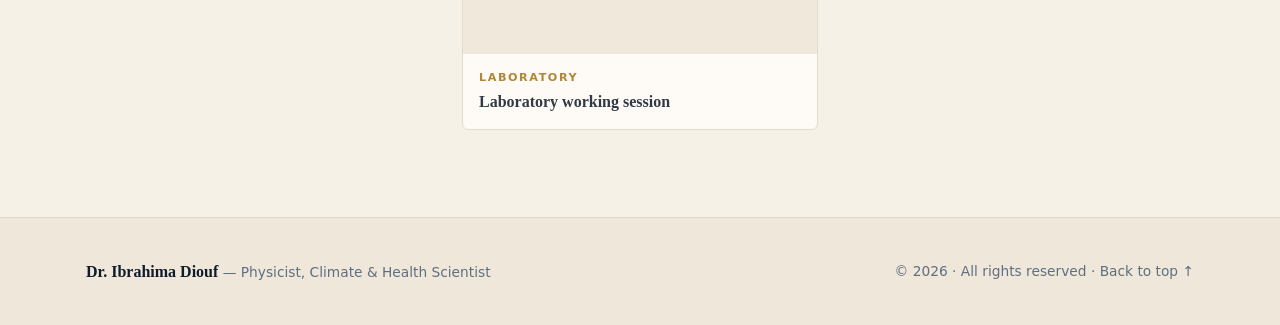
<file: gallery.html>
<!DOCTYPE html><html><head><meta charset="utf-8"><title>Gallery</title><link rel="canonical" href="https://ibrahimadiouf.com/"><meta http-equiv="refresh" content="0; url=/"></head><body><a href="/">ibrahimadiouf.com</a></body></html>
</file>
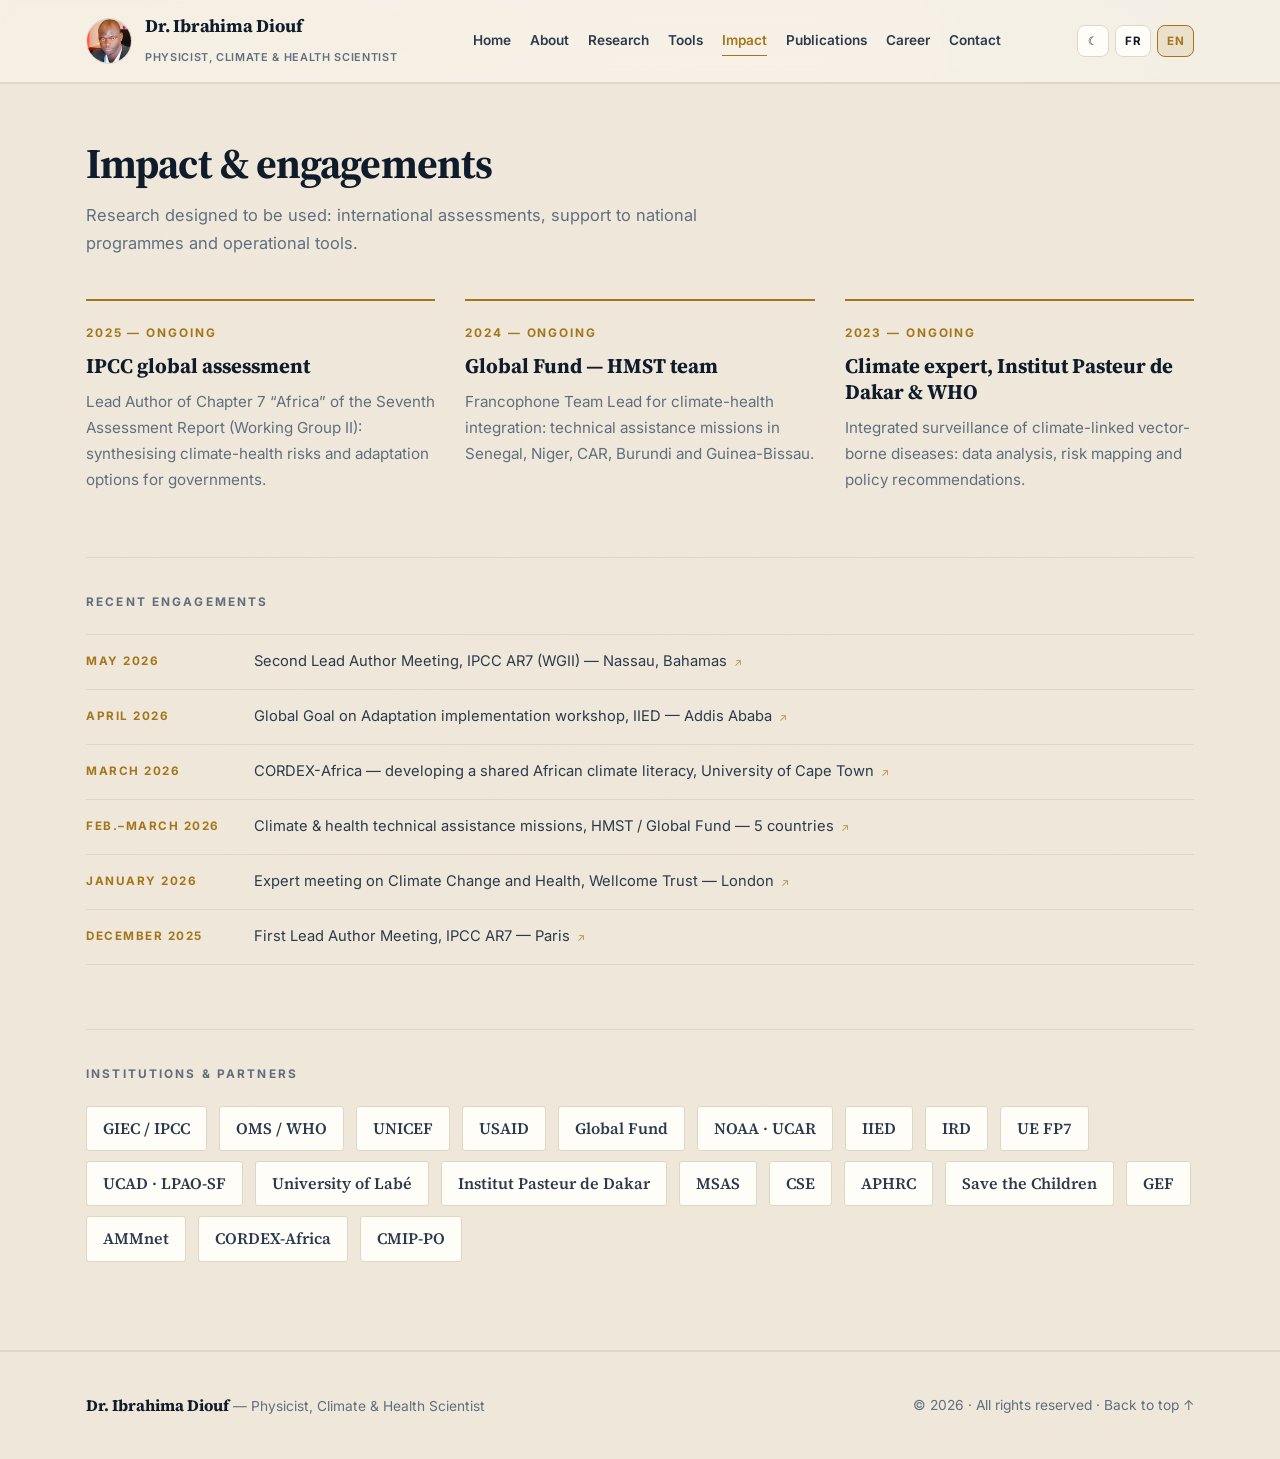
<file: impact.html>
<!DOCTYPE html>
<html lang="en">
<head>
<meta charset="utf-8" />
<meta name="viewport" content="width=device-width, initial-scale=1" />
<title>Impact & engagements — Dr. Ibrahima DIOUF</title>
<meta name="description" content="Une recherche pensée pour être utilisée : évaluations internationales, appui aux programmes nationaux et outils opérationnels." />
<meta property="og:title" content="Impact &amp; engagements — Dr. Ibrahima DIOUF" />
<meta property="og:description" content="Une recherche pensée pour être utilisée : évaluations internationales, appui aux programmes nationaux et outils opérationnels." />
<meta property="og:type" content="profile" />
<meta property="og:url" content="https://ibrahimadiouf.com/impact" />
<meta property="og:image" content="https://ibrahimadiouf.com/og-image.jpg" />
<meta property="og:image:width" content="1200" />
<meta property="og:image:height" content="630" />
<meta property="og:image:alt" content="Dr. Ibrahima Diouf - Physicist, Climate &amp; Health Scientist, IPCC AR7 Lead Author" />
<meta name="twitter:card" content="summary_large_image" />
<meta name="twitter:title" content="Impact &amp; engagements - Dr. Ibrahima DIOUF" />
<meta name="twitter:image" content="https://ibrahimadiouf.com/og-image.jpg" />
<link rel="canonical" href="https://ibrahimadiouf.com/impact" />
<link rel="icon" type="image/png" href="/favicon.png" />
<link rel="apple-touch-icon" href="/apple-touch-icon.png" />
<link rel="preconnect" href="https://fonts.googleapis.com">
<link rel="preconnect" href="https://fonts.gstatic.com" crossorigin>
<link href="https://fonts.googleapis.com/css2?family=Inter:wght@400;500;600;700;800&family=Source+Serif+4:opsz,wght@8..60,400;8..60,600;8..60,700&display=swap" rel="stylesheet">
<link rel="stylesheet" href="/site.css" />
</head>
<body>

<header class="site">
  <div class="wrap">
    <div class="hrow">
      <a class="ident" href="/">
        <img src="/avatar.jpg" width="46" height="46" alt="Dr. Ibrahima Diouf">
        <span>
          <span class="nm">Dr. Ibrahima Diouf</span><br>
          <span class="rl" data-i18n="hdr.role">Physicien, scientifique climat &amp; santé</span>
        </span>
      </a>
      <nav class="main" id="nav">
        <a href="/" data-i18n="nav.1">Accueil</a>
        <a href="/about" data-i18n="nav.9">Profil</a>
        <a href="/research" data-i18n="nav.2">Recherche</a>
        <a href="/dashboards" data-i18n="nav.3">Outils</a>
        <a href="/impact" data-i18n="nav.4" class="on" aria-current="page">Impact</a>
        <a href="/publications" data-i18n="nav.5">Publications</a>
        <a href="/career" data-i18n="nav.6">Parcours</a>
        <a href="/contact" data-i18n="nav.7">Contact</a>
      </nav>
      <div class="tools">
        <button class="burger" id="burger" aria-label="Menu"><span></span><span></span><span></span></button>
        <button class="tbtn" id="theme" aria-label="Theme">☾</button>
        <button class="tbtn" id="lang-fr" data-lang="fr" aria-pressed="false">FR</button>
        <button class="tbtn" id="lang-en" data-lang="en" aria-pressed="true">EN</button>
      </div>
    </div>
  </div>
</header>

<main id="top" class="page">

<section id="impact" class="alt">
  <div class="wrap">
    <div class="sec-head rv">
      <span class="sec-num">05</span>
      <h2 data-i18n="s4.h">Impact &amp; engagements</h2>
      <p data-i18n="s4.p">Une recherche pensée pour être utilisée : évaluations internationales, appui aux programmes nationaux et outils opérationnels.</p>
    </div>
    <div class="impact rv">
      <article class="case">
        <div class="yr">2025 — <span data-i18n="c.now">en cours</span></div>
        <h3 data-i18n="c1.h">Évaluation mondiale du GIEC</h3>
        <p data-i18n="c1.p">Auteur principal du chapitre 7 « Afrique » du Septième Rapport d'évaluation (Groupe de travail II) : synthèse des risques climat-santé et des options d'adaptation pour les gouvernements.</p>
      </article>
      <article class="case">
        <div class="yr">2024 — <span data-i18n="c.now">en cours</span></div>
        <h3 data-i18n="c2.h">Fonds mondial — équipe HMST</h3>
        <p data-i18n="c2.p">Team Lead francophone pour l'intégration climat-santé : missions d'assistance technique au Sénégal, au Niger, en RCA, au Burundi et en Guinée-Bissau.</p>
      </article>
      <article class="case">
        <div class="yr">2023 — <span data-i18n="c.now">en cours</span></div>
        <h3 data-i18n="c3.h">Expert climat, Institut Pasteur de Dakar &amp; OMS</h3>
        <p data-i18n="c3.p">Surveillance intégrée des maladies vectorielles liées au climat : analyse de données, cartographie du risque et recommandations de politique publique.</p>
      </article>
    </div>

    <div class="partners rv">
      <div class="plabel" data-i18n="eng.l">Engagements récents</div>
      <div class="mini">
        <div><b data-i18n="e.d1">Mai 2026</b><a href="https://www.ipcc.ch/2026/05/18/pr-wgii-ar7-lamii-nassau/" target="_blank" rel="noopener"><span data-i18n="e.1">2ᵉ réunion des auteurs principaux du GIEC AR7 (WGII) — Nassau, Bahamas</span><i class="ext">↗</i></a></div>
        <div><b data-i18n="e.d2">Avril 2026</b><a href="https://www.iied.org/achieving-inclusive-approach-global-goal-adaptation" target="_blank" rel="noopener"><span data-i18n="e.2">Atelier de mise en œuvre de l'Objectif mondial d'adaptation (GGA), IIED — Addis-Abeba</span><i class="ext">↗</i></a></div>
        <div><b data-i18n="e.d3">Mars 2026</b><a href="https://cordex.org/" target="_blank" rel="noopener"><span data-i18n="e.3">CORDEX-Africa — littératie climatique partagée, Université du Cap</span><i class="ext">↗</i></a></div>
        <div><b data-i18n="e.d4">Févr.–mars 2026</b><a href="https://www.theglobalfund.org/en/health-climate/" target="_blank" rel="noopener"><span data-i18n="e.4">Missions d'assistance technique climat &amp; santé, HMST / Fonds mondial — 5 pays</span><i class="ext">↗</i></a></div>
        <div><b data-i18n="e.d5">Janv. 2026</b><a href="https://wellcome.org/our-priorities/climate-and-health" target="_blank" rel="noopener"><span data-i18n="e.5">Réunion d'experts Changement climatique &amp; Santé, Wellcome Trust — Londres</span><i class="ext">↗</i></a></div>
        <div><b data-i18n="e.d6">Déc. 2025</b><a href="https://www.ipcc.ch/2025/12/01/ar7lam1pr/" target="_blank" rel="noopener"><span data-i18n="e.6">1ʳᵉ réunion des auteurs principaux du GIEC AR7 — Paris</span><i class="ext">↗</i></a></div>
      </div>
    </div>

    <div class="partners rv">
      <div class="plabel" data-i18n="pt.l">Institutions &amp; partenaires</div>
      <div class="plist">
        <span>GIEC / IPCC</span><span>OMS / WHO</span><span>UNICEF</span><span>USAID</span>
        <span data-i18n="pt.gf">Fonds mondial</span><span>NOAA · UCAR</span><span>IIED</span><span>IRD</span>
        <span>UE FP7</span><span>UCAD · LPAO-SF</span><span data-i18n="pt.labe">Université de Labé</span>
        <span>Institut Pasteur de Dakar</span><span>MSAS</span><span>CSE</span><span>APHRC</span>
        <span>Save the Children</span><span>GEF</span><span>AMMnet</span><span>CORDEX-Africa</span><span>CMIP-PO</span>
      </div>
    </div>
  </div>
</section>

</main>

<footer class="site">
  <div class="wrap">
    <div class="frow">
      <div><span class="fname">Dr. Ibrahima Diouf</span> — <span data-i18n="ft.role">Physicien, scientifique climat &amp; santé</span></div>
      <div>© <span id="yr"></span> · <span data-i18n="ft.rights">Tous droits réservés</span> · <a href="#top" data-i18n="ft.top">Haut de page ↑</a></div>
    </div>
  </div>
</footer>

<script src="/site.js"></script>
</body>
</html>
</file>
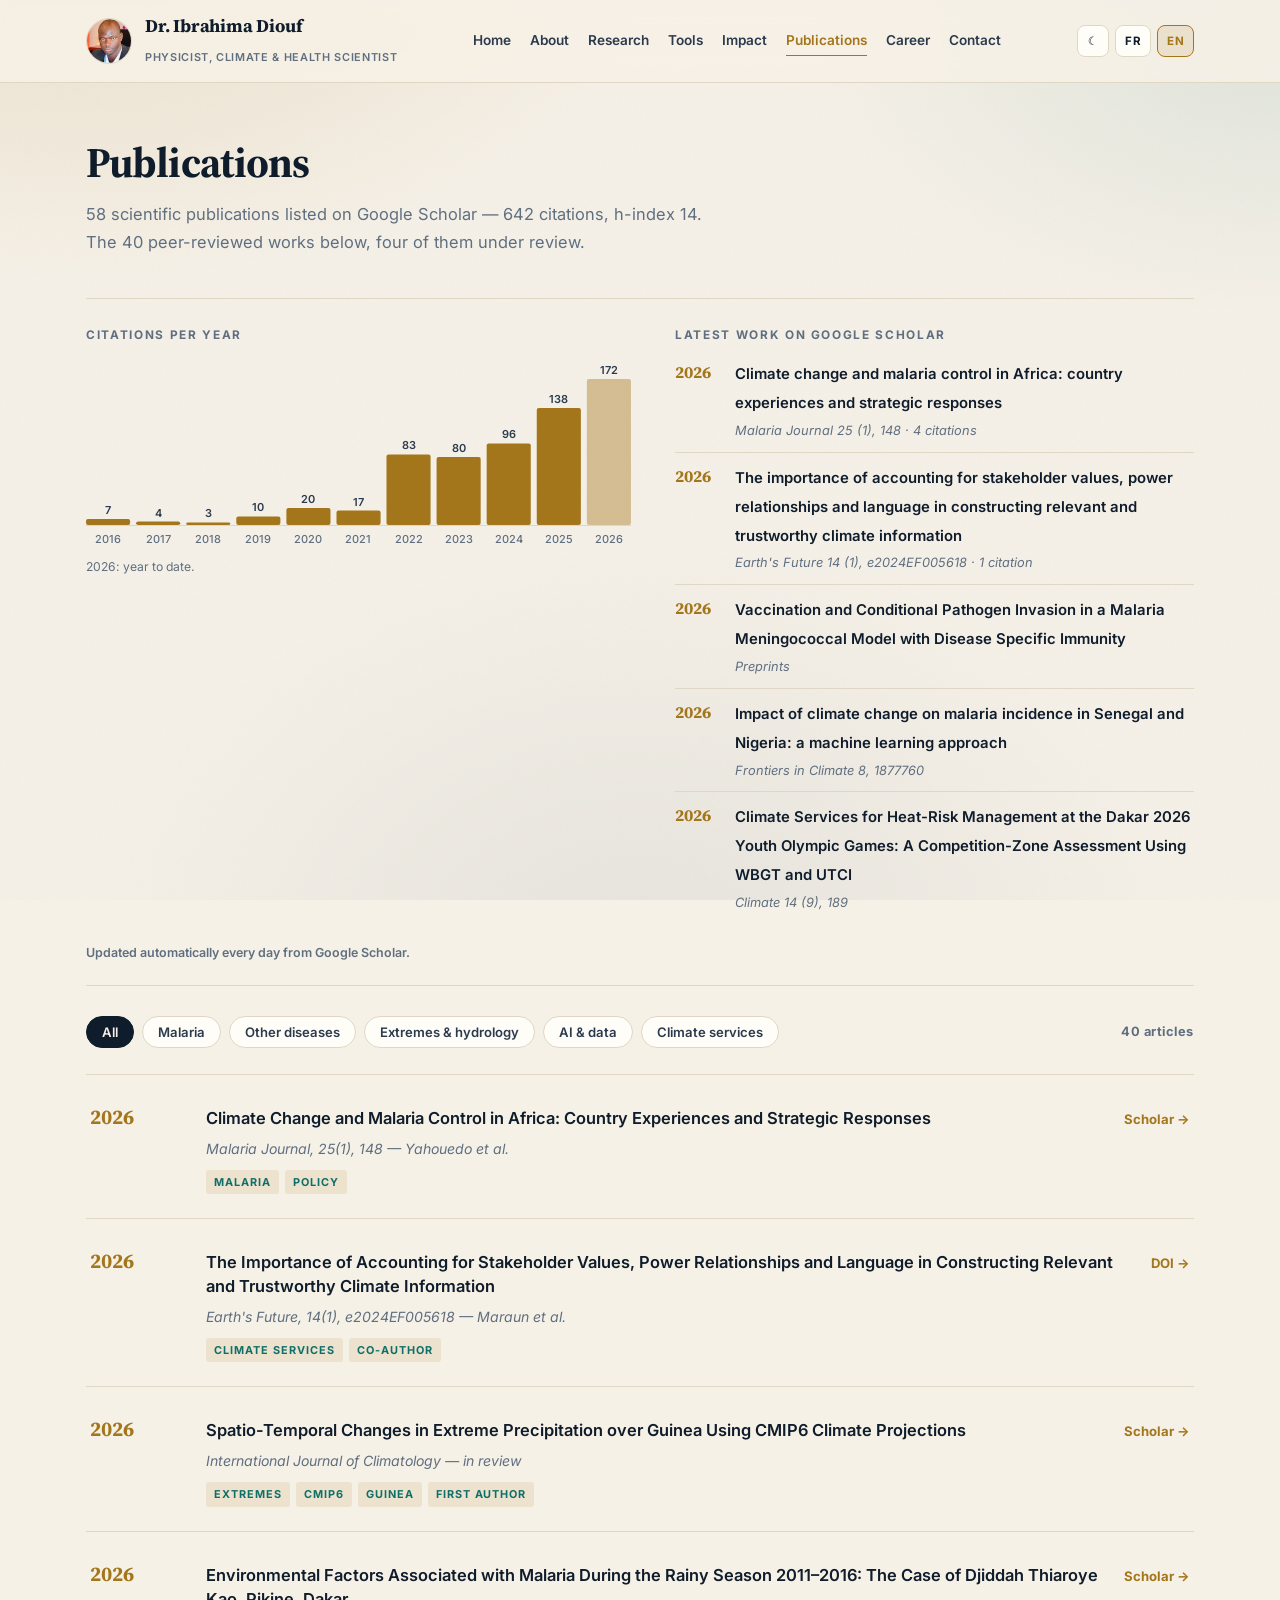
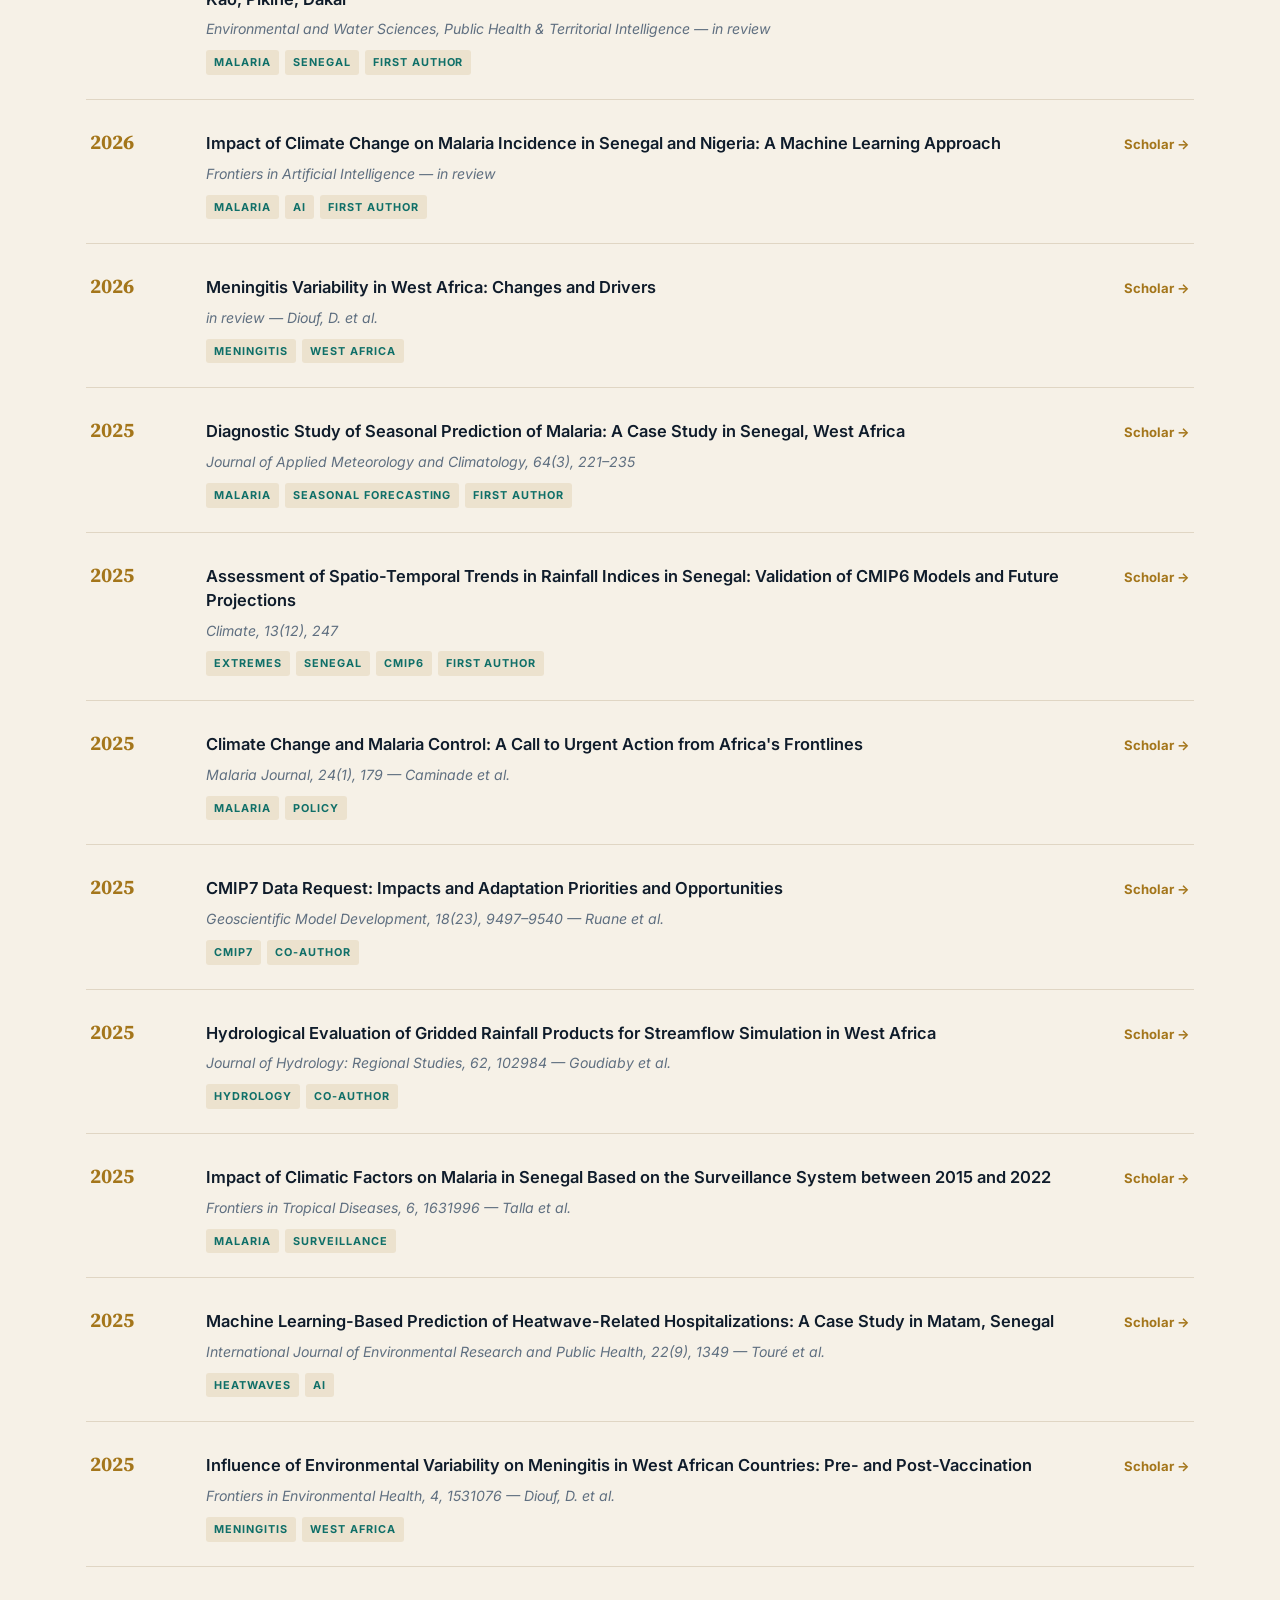
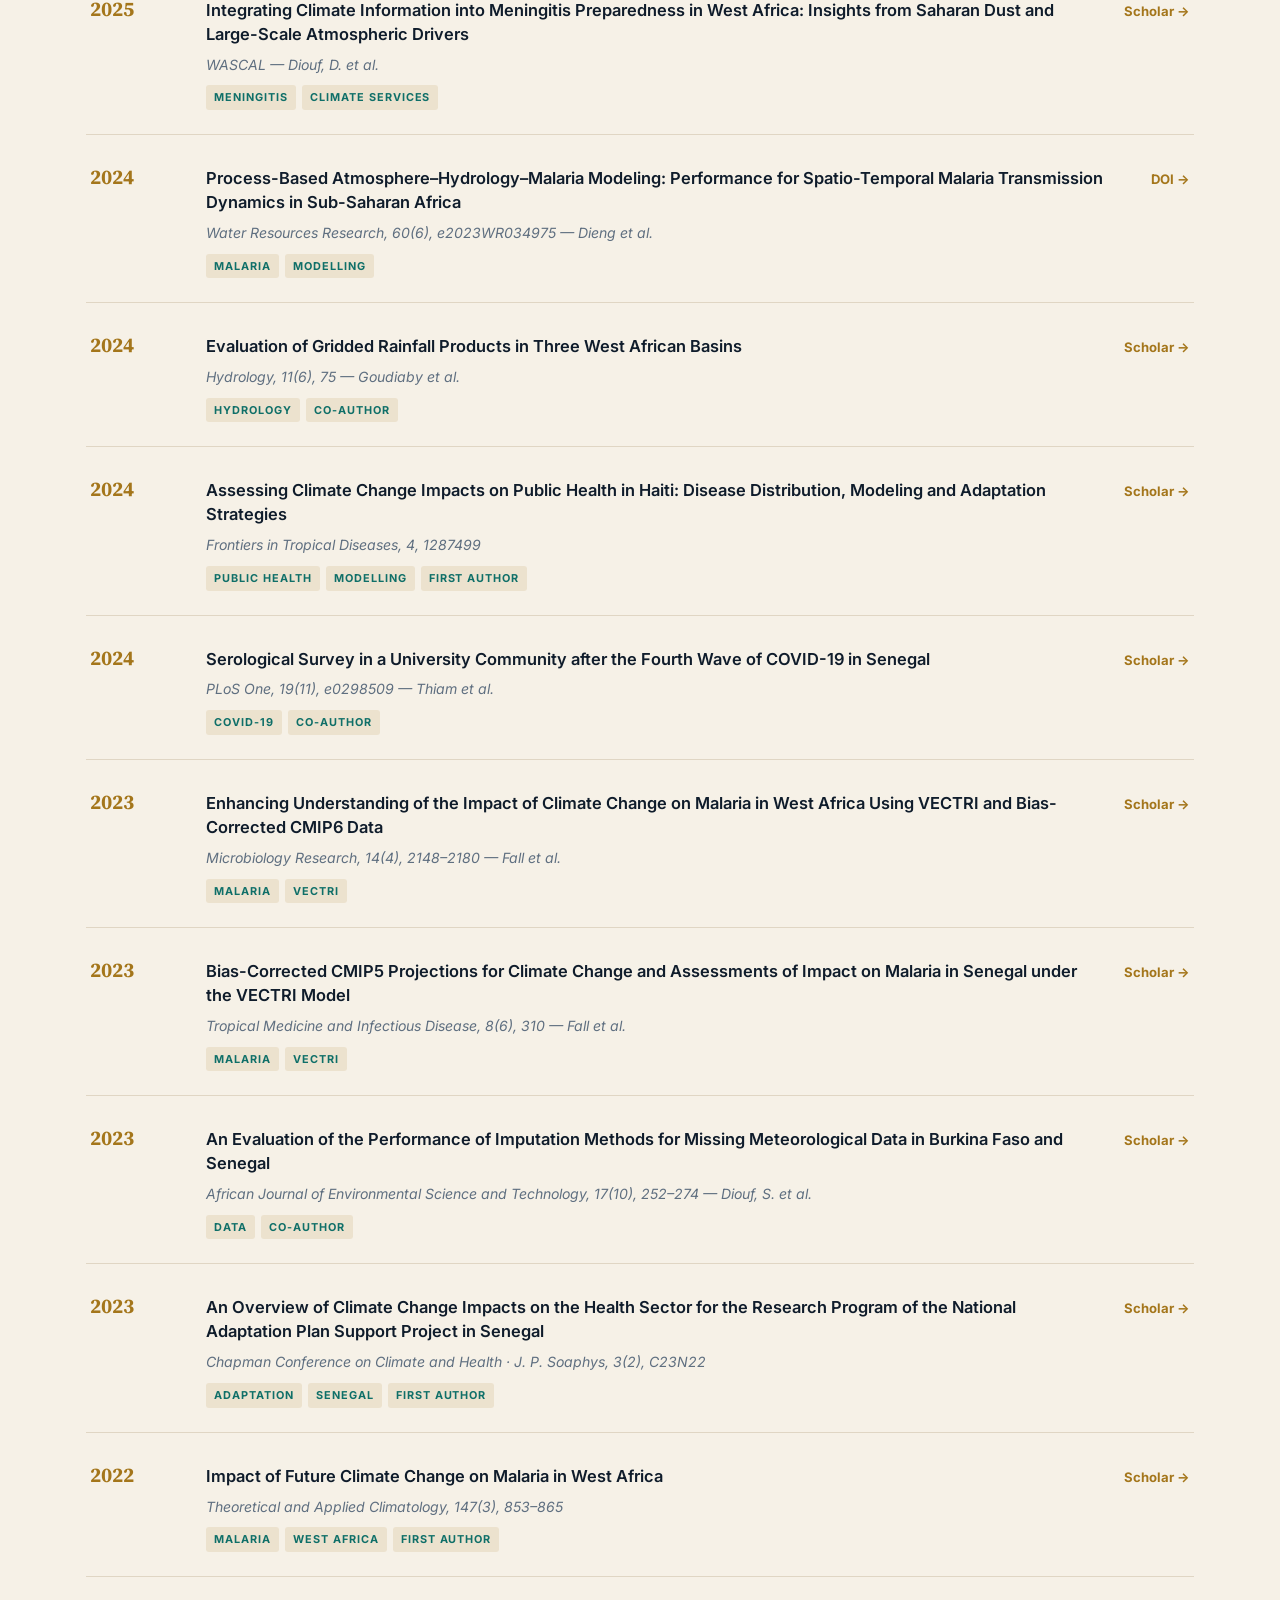
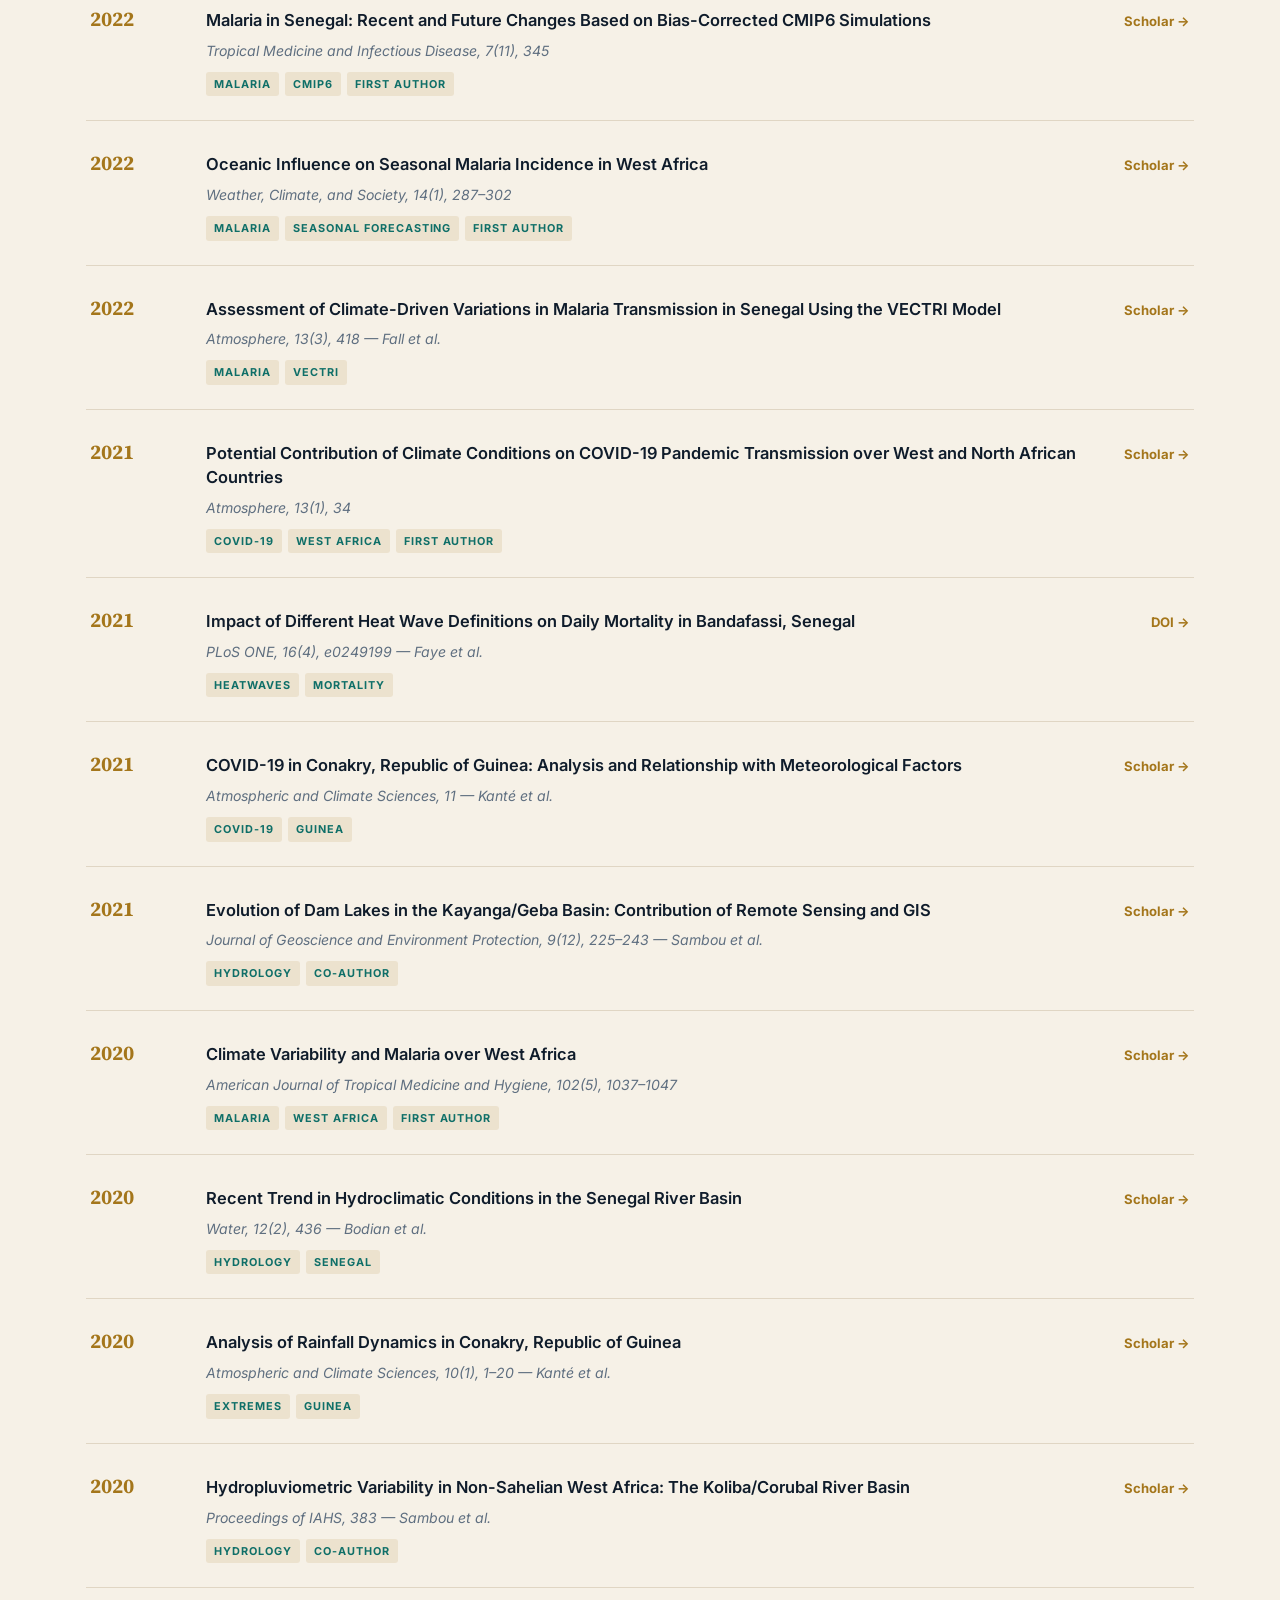
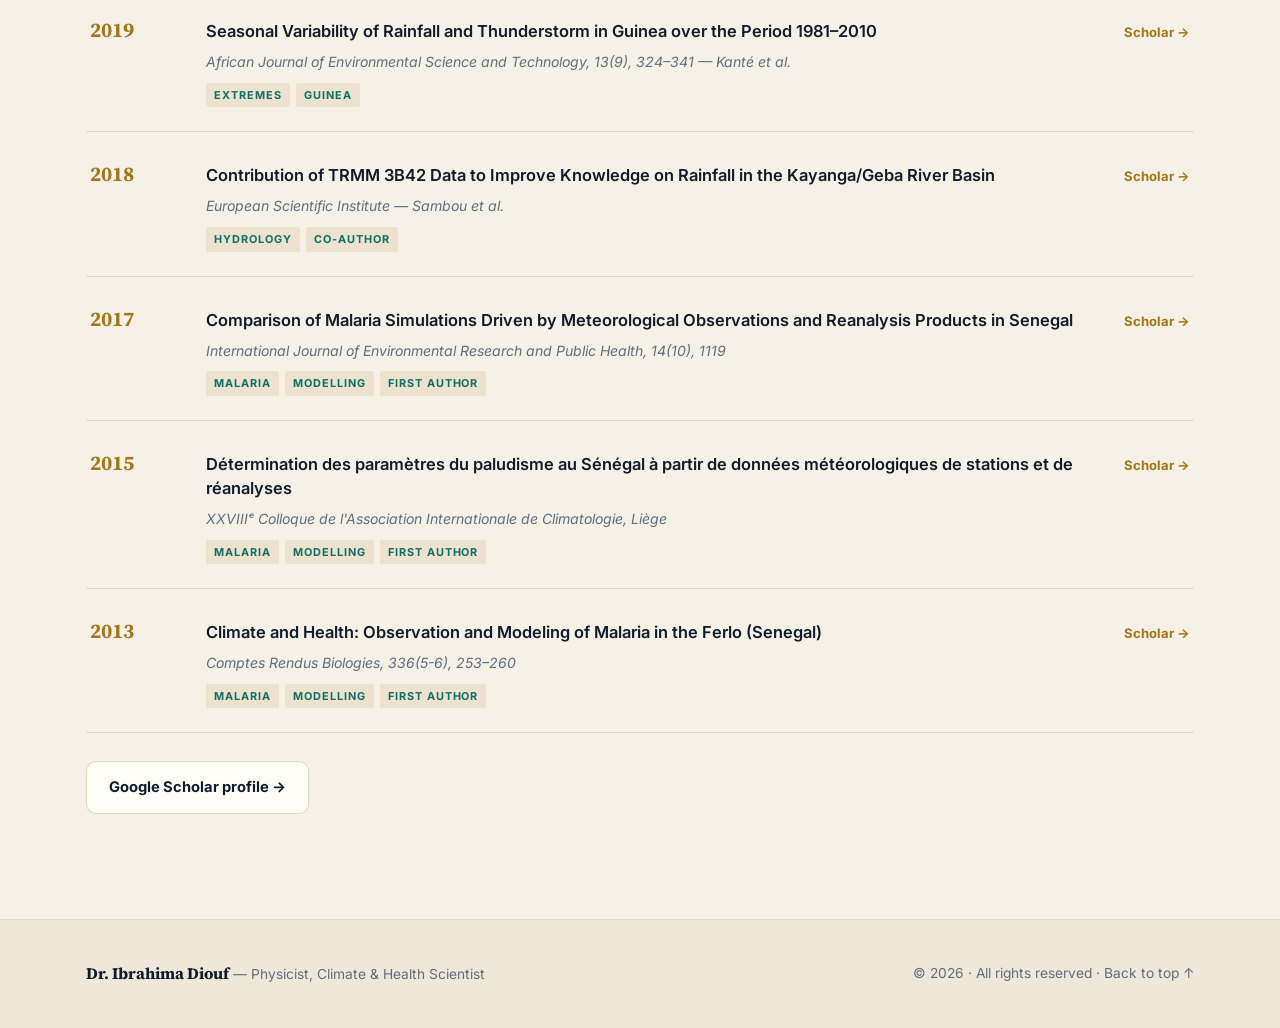
<file: publications.html>
<!DOCTYPE html>
<html lang="en">
<head>
<meta charset="utf-8" />
<meta name="viewport" content="width=device-width, initial-scale=1" />
<title>Publications — Dr. Ibrahima DIOUF</title>
<meta name="description" content="Peer-reviewed publications of Dr. Ibrahima Diouf on climate and health, malaria, heatwaves, extreme rainfall and early warning in West Africa, with Google Scholar metrics." />
<meta property="og:title" content="Publications — Dr. Ibrahima DIOUF" />
<meta property="og:description" content="Peer-reviewed publications of Dr. Ibrahima Diouf on climate and health, malaria, heatwaves, extreme rainfall and early warning in West Africa, with Google Scholar metrics." />
<meta property="og:type" content="profile" />
<meta property="og:url" content="https://ibrahimadiouf.com/publications" />
<meta property="og:image" content="https://ibrahimadiouf.com/og-image.jpg" />
<meta property="og:image:width" content="1200" />
<meta property="og:image:height" content="630" />
<meta property="og:image:alt" content="Dr. Ibrahima Diouf - Physicist, Climate &amp; Health Scientist, IPCC AR7 Lead Author" />
<meta name="twitter:card" content="summary_large_image" />
<meta name="twitter:title" content="Publications - Dr. Ibrahima DIOUF" />
<meta name="twitter:image" content="https://ibrahimadiouf.com/og-image.jpg" />
<link rel="canonical" href="https://ibrahimadiouf.com/publications" />
<link rel="icon" type="image/png" href="/favicon.png" />
<link rel="apple-touch-icon" href="/apple-touch-icon.png" />
<link rel="preconnect" href="https://fonts.googleapis.com">
<link rel="preconnect" href="https://fonts.gstatic.com" crossorigin>
<link href="https://fonts.googleapis.com/css2?family=Inter:wght@400;500;600;700;800&family=Source+Serif+4:opsz,wght@8..60,400;8..60,600;8..60,700&display=swap" rel="stylesheet">
<link rel="stylesheet" href="/site.css" />
</head>
<body>

<header class="site">
  <div class="wrap">
    <div class="hrow">
      <a class="ident" href="/">
        <img src="/avatar.jpg" width="46" height="46" alt="Dr. Ibrahima Diouf">
        <span>
          <span class="nm">Dr. Ibrahima Diouf</span><br>
          <span class="rl" data-i18n="hdr.role">Physicien, scientifique climat &amp; santé</span>
        </span>
      </a>
      <nav class="main" id="nav">
        <a href="/" data-i18n="nav.1">Accueil</a>
        <a href="/about" data-i18n="nav.9">Profil</a>
        <a href="/research" data-i18n="nav.2">Recherche</a>
        <a href="/dashboards" data-i18n="nav.3">Outils</a>
        <a href="/impact" data-i18n="nav.4">Impact</a>
        <a href="/publications" data-i18n="nav.5" class="on" aria-current="page">Publications</a>
        <a href="/career" data-i18n="nav.6">Parcours</a>
        <a href="/contact" data-i18n="nav.7">Contact</a>
      </nav>
      <div class="tools">
        <button class="burger" id="burger" aria-label="Menu"><span></span><span></span><span></span></button>
        <button class="tbtn" id="theme" aria-label="Theme">☾</button>
        <button class="tbtn" id="lang-fr" data-lang="fr" aria-pressed="false">FR</button>
        <button class="tbtn" id="lang-en" data-lang="en" aria-pressed="true">EN</button>
      </div>
    </div>
  </div>
</header>

<main id="top" class="page">

<section id="publications">
  <div class="wrap">
    <div class="sec-head rv">
      <span class="sec-num">06</span>
      <h2 data-i18n="s5.h">Publications</h2>
      <p data-i18n="s5.p"><span class="sch-p">56</span> publications scientifiques recensées sur Google Scholar — <span class="sch-c">586</span> citations, indice h <span class="sch-hh">13</span>. Les <span class="pub-n">40</span> travaux revus par les pairs ci-dessous, dont 4 en cours de révision.</p>
    </div>
    <div class="schlive" id="schlive" hidden>
      <div class="sl-chart">
        <div class="sl-h" data-i18n="sl.h1">Citations par an</div>
        <div id="sl-graph"></div>
      </div>
      <div class="sl-recent">
        <div class="sl-h" data-i18n="sl.h2">Derniers travaux sur Google Scholar</div>
        <ol id="sl-list"></ol>
      </div>
      <p class="sl-src" data-i18n="sl.src">Mis à jour automatiquement chaque jour depuis Google Scholar.</p>
    </div>
    <div class="filters rv">
      <button class="fbtn on" data-f="all" data-i18n="f.all">Tout</button>
      <button class="fbtn" data-f="paludisme" data-i18n="f.mal">Paludisme</button>
      <button class="fbtn" data-f="maladies" data-i18n="f.dis">Autres maladies</button>
      <button class="fbtn" data-f="extremes" data-i18n="f.ext">Extrêmes &amp; hydrologie</button>
      <button class="fbtn" data-f="ia" data-i18n="f.ai">IA &amp; données</button>
      <button class="fbtn" data-f="services" data-i18n="f.serv">Services climatiques</button>
      <span class="fcount" id="fcount"></span>
    </div>
    <div class="pubs rv" id="publist">

      <article class="pub" data-tags="paludisme">
        <div class="yr">2026</div>
        <div>
          <h4>Climate Change and Malaria Control in Africa: Country Experiences and Strategic Responses</h4>
          <div class="src">Malaria Journal, 25(1), 148 — Yahouedo et al.</div>
          <div class="tags"><b data-i18n="pub.mal">Paludisme</b><b data-i18n="pub.pol">Politiques</b></div>
        </div>
        <a class="go" href="https://scholar.google.com/citations?user=phsMm7sAAAAJ&hl=fr" target="_blank" rel="noopener">Scholar →</a>
      </article>

      <article class="pub" data-tags="services">
        <div class="yr">2026</div>
        <div>
          <h4>The Importance of Accounting for Stakeholder Values, Power Relationships and Language in Constructing Relevant and Trustworthy Climate Information</h4>
          <div class="src">Earth's Future, 14(1), e2024EF005618 — Maraun et al.</div>
          <div class="tags"><b data-i18n="pub.serv">Services climatiques</b><b data-i18n="pub.co">Co-auteur</b></div>
        </div>
        <a class="go" href="https://doi.org/10.1029/2024EF005618" target="_blank" rel="noopener">DOI →</a>
      </article>

      <article class="pub" data-tags="extremes">
        <div class="yr">2026</div>
        <div>
          <h4>Spatio-Temporal Changes in Extreme Precipitation over Guinea Using CMIP6 Climate Projections</h4>
          <div class="src">International Journal of Climatology — <span data-i18n="pub.rev">en révision</span></div>
          <div class="tags"><b data-i18n="pub.ext">Extrêmes</b><b>CMIP6</b><b data-i18n="pub.gn">Guinée</b><b data-i18n="pub.first">1ᵉʳ auteur</b></div>
        </div>
        <a class="go" href="https://scholar.google.com/citations?user=phsMm7sAAAAJ&hl=fr" target="_blank" rel="noopener">Scholar →</a>
      </article>

      <article class="pub" data-tags="paludisme">
        <div class="yr">2026</div>
        <div>
          <h4>Environmental Factors Associated with Malaria During the Rainy Season 2011–2016: The Case of Djiddah Thiaroye Kao, Pikine, Dakar</h4>
          <div class="src">Environmental and Water Sciences, Public Health &amp; Territorial Intelligence — <span data-i18n="pub.rev">en révision</span></div>
          <div class="tags"><b data-i18n="pub.mal">Paludisme</b><b data-i18n="pub.sn">Sénégal</b><b data-i18n="pub.first">1ᵉʳ auteur</b></div>
        </div>
        <a class="go" href="https://scholar.google.com/citations?user=phsMm7sAAAAJ&hl=fr" target="_blank" rel="noopener">Scholar →</a>
      </article>

      <article class="pub" data-tags="paludisme ia">
        <div class="yr">2026</div>
        <div>
          <h4>Impact of Climate Change on Malaria Incidence in Senegal and Nigeria: A Machine Learning Approach</h4>
          <div class="src">Frontiers in Artificial Intelligence — <span data-i18n="pub.rev">en révision</span></div>
          <div class="tags"><b data-i18n="pub.mal">Paludisme</b><b data-i18n="pub.ai">IA</b><b data-i18n="pub.first">1ᵉʳ auteur</b></div>
        </div>
        <a class="go" href="https://scholar.google.com/citations?user=phsMm7sAAAAJ&hl=fr" target="_blank" rel="noopener">Scholar →</a>
      </article>

      <article class="pub" data-tags="maladies">
        <div class="yr">2026</div>
        <div>
          <h4>Meningitis Variability in West Africa: Changes and Drivers</h4>
          <div class="src"><span data-i18n="pub.rev">en révision</span> — Diouf, D. et al.</div>
          <div class="tags"><b data-i18n="pub.men">Méningite</b><b data-i18n="pub.wa">Afrique de l'Ouest</b></div>
        </div>
        <a class="go" href="https://scholar.google.com/citations?user=phsMm7sAAAAJ&hl=fr" target="_blank" rel="noopener">Scholar →</a>
      </article>

      <article class="pub" data-tags="paludisme">
        <div class="yr">2025</div>
        <div>
          <h4>Diagnostic Study of Seasonal Prediction of Malaria: A Case Study in Senegal, West Africa</h4>
          <div class="src">Journal of Applied Meteorology and Climatology, 64(3), 221–235</div>
          <div class="tags"><b data-i18n="pub.mal">Paludisme</b><b data-i18n="pub.prev">Prévision saisonnière</b><b data-i18n="pub.first">1ᵉʳ auteur</b></div>
        </div>
        <a class="go" href="https://scholar.google.com/citations?user=phsMm7sAAAAJ&hl=fr" target="_blank" rel="noopener">Scholar →</a>
      </article>

      <article class="pub" data-tags="extremes">
        <div class="yr">2025</div>
        <div>
          <h4>Assessment of Spatio-Temporal Trends in Rainfall Indices in Senegal: Validation of CMIP6 Models and Future Projections</h4>
          <div class="src">Climate, 13(12), 247</div>
          <div class="tags"><b data-i18n="pub.ext">Extrêmes</b><b data-i18n="pub.sn">Sénégal</b><b>CMIP6</b><b data-i18n="pub.first">1ᵉʳ auteur</b></div>
        </div>
        <a class="go" href="https://scholar.google.com/citations?user=phsMm7sAAAAJ&hl=fr" target="_blank" rel="noopener">Scholar →</a>
      </article>

      <article class="pub" data-tags="paludisme">
        <div class="yr">2025</div>
        <div>
          <h4>Climate Change and Malaria Control: A Call to Urgent Action from Africa's Frontlines</h4>
          <div class="src">Malaria Journal, 24(1), 179 — Caminade et al.</div>
          <div class="tags"><b data-i18n="pub.mal">Paludisme</b><b data-i18n="pub.pol">Politiques</b></div>
        </div>
        <a class="go" href="https://scholar.google.com/citations?user=phsMm7sAAAAJ&hl=fr" target="_blank" rel="noopener">Scholar →</a>
      </article>

      <article class="pub" data-tags="services ia">
        <div class="yr">2025</div>
        <div>
          <h4>CMIP7 Data Request: Impacts and Adaptation Priorities and Opportunities</h4>
          <div class="src">Geoscientific Model Development, 18(23), 9497–9540 — Ruane et al.</div>
          <div class="tags"><b>CMIP7</b><b data-i18n="pub.co">Co-auteur</b></div>
        </div>
        <a class="go" href="https://scholar.google.com/citations?user=phsMm7sAAAAJ&hl=fr" target="_blank" rel="noopener">Scholar →</a>
      </article>

      <article class="pub" data-tags="extremes">
        <div class="yr">2025</div>
        <div>
          <h4>Hydrological Evaluation of Gridded Rainfall Products for Streamflow Simulation in West Africa</h4>
          <div class="src">Journal of Hydrology: Regional Studies, 62, 102984 — Goudiaby et al.</div>
          <div class="tags"><b data-i18n="pub.hyd">Hydrologie</b><b data-i18n="pub.co">Co-auteur</b></div>
        </div>
        <a class="go" href="https://scholar.google.com/citations?user=phsMm7sAAAAJ&hl=fr" target="_blank" rel="noopener">Scholar →</a>
      </article>

      <article class="pub" data-tags="paludisme">
        <div class="yr">2025</div>
        <div>
          <h4>Impact of Climatic Factors on Malaria in Senegal Based on the Surveillance System between 2015 and 2022</h4>
          <div class="src">Frontiers in Tropical Diseases, 6, 1631996 — Talla et al.</div>
          <div class="tags"><b data-i18n="pub.mal">Paludisme</b><b data-i18n="pub.surv">Surveillance</b></div>
        </div>
        <a class="go" href="https://scholar.google.com/citations?user=phsMm7sAAAAJ&hl=fr" target="_blank" rel="noopener">Scholar →</a>
      </article>

      <article class="pub" data-tags="maladies ia">
        <div class="yr">2025</div>
        <div>
          <h4>Machine Learning-Based Prediction of Heatwave-Related Hospitalizations: A Case Study in Matam, Senegal</h4>
          <div class="src">International Journal of Environmental Research and Public Health, 22(9), 1349 — Touré et al.</div>
          <div class="tags"><b data-i18n="pub.heat">Canicules</b><b data-i18n="pub.ai">IA</b></div>
        </div>
        <a class="go" href="https://scholar.google.com/citations?user=phsMm7sAAAAJ&hl=fr" target="_blank" rel="noopener">Scholar →</a>
      </article>

      <article class="pub" data-tags="maladies">
        <div class="yr">2025</div>
        <div>
          <h4>Influence of Environmental Variability on Meningitis in West African Countries: Pre- and Post-Vaccination</h4>
          <div class="src">Frontiers in Environmental Health, 4, 1531076 — Diouf, D. et al.</div>
          <div class="tags"><b data-i18n="pub.men">Méningite</b><b data-i18n="pub.wa">Afrique de l'Ouest</b></div>
        </div>
        <a class="go" href="https://scholar.google.com/citations?user=phsMm7sAAAAJ&hl=fr" target="_blank" rel="noopener">Scholar →</a>
      </article>

      <article class="pub" data-tags="maladies">
        <div class="yr">2025</div>
        <div>
          <h4>Integrating Climate Information into Meningitis Preparedness in West Africa: Insights from Saharan Dust and Large-Scale Atmospheric Drivers</h4>
          <div class="src">WASCAL — Diouf, D. et al.</div>
          <div class="tags"><b data-i18n="pub.men">Méningite</b><b data-i18n="pub.serv">Services climatiques</b></div>
        </div>
        <a class="go" href="https://scholar.google.com/citations?user=phsMm7sAAAAJ&hl=fr" target="_blank" rel="noopener">Scholar →</a>
      </article>

      <article class="pub" data-tags="paludisme">
        <div class="yr">2024</div>
        <div>
          <h4>Process-Based Atmosphere–Hydrology–Malaria Modeling: Performance for Spatio-Temporal Malaria Transmission Dynamics in Sub-Saharan Africa</h4>
          <div class="src">Water Resources Research, 60(6), e2023WR034975 — Dieng et al.</div>
          <div class="tags"><b data-i18n="pub.mal">Paludisme</b><b data-i18n="pub.mod">Modélisation</b></div>
        </div>
        <a class="go" href="https://doi.org/10.1029/2023WR034975" target="_blank" rel="noopener">DOI →</a>
      </article>

      <article class="pub" data-tags="extremes">
        <div class="yr">2024</div>
        <div>
          <h4>Evaluation of Gridded Rainfall Products in Three West African Basins</h4>
          <div class="src">Hydrology, 11(6), 75 — Goudiaby et al.</div>
          <div class="tags"><b data-i18n="pub.hyd">Hydrologie</b><b data-i18n="pub.co">Co-auteur</b></div>
        </div>
        <a class="go" href="https://scholar.google.com/citations?user=phsMm7sAAAAJ&hl=fr" target="_blank" rel="noopener">Scholar →</a>
      </article>

      <article class="pub" data-tags="maladies">
        <div class="yr">2024</div>
        <div>
          <h4>Assessing Climate Change Impacts on Public Health in Haiti: Disease Distribution, Modeling and Adaptation Strategies</h4>
          <div class="src">Frontiers in Tropical Diseases, 4, 1287499</div>
          <div class="tags"><b data-i18n="pub.pub">Santé publique</b><b data-i18n="pub.mod">Modélisation</b><b data-i18n="pub.first">1ᵉʳ auteur</b></div>
        </div>
        <a class="go" href="https://scholar.google.com/citations?user=phsMm7sAAAAJ&hl=fr" target="_blank" rel="noopener">Scholar →</a>
      </article>

      <article class="pub" data-tags="maladies">
        <div class="yr">2024</div>
        <div>
          <h4>Serological Survey in a University Community after the Fourth Wave of COVID-19 in Senegal</h4>
          <div class="src">PLoS One, 19(11), e0298509 — Thiam et al.</div>
          <div class="tags"><b>COVID-19</b><b data-i18n="pub.co">Co-auteur</b></div>
        </div>
        <a class="go" href="https://scholar.google.com/citations?user=phsMm7sAAAAJ&hl=fr" target="_blank" rel="noopener">Scholar →</a>
      </article>

      <article class="pub" data-tags="paludisme">
        <div class="yr">2023</div>
        <div>
          <h4>Enhancing Understanding of the Impact of Climate Change on Malaria in West Africa Using VECTRI and Bias-Corrected CMIP6 Data</h4>
          <div class="src">Microbiology Research, 14(4), 2148–2180 — Fall et al.</div>
          <div class="tags"><b data-i18n="pub.mal">Paludisme</b><b>VECTRI</b></div>
        </div>
        <a class="go" href="https://scholar.google.com/citations?user=phsMm7sAAAAJ&hl=fr" target="_blank" rel="noopener">Scholar →</a>
      </article>

      <article class="pub" data-tags="paludisme">
        <div class="yr">2023</div>
        <div>
          <h4>Bias-Corrected CMIP5 Projections for Climate Change and Assessments of Impact on Malaria in Senegal under the VECTRI Model</h4>
          <div class="src">Tropical Medicine and Infectious Disease, 8(6), 310 — Fall et al.</div>
          <div class="tags"><b data-i18n="pub.mal">Paludisme</b><b>VECTRI</b></div>
        </div>
        <a class="go" href="https://scholar.google.com/citations?user=phsMm7sAAAAJ&hl=fr" target="_blank" rel="noopener">Scholar →</a>
      </article>

      <article class="pub" data-tags="ia">
        <div class="yr">2023</div>
        <div>
          <h4>An Evaluation of the Performance of Imputation Methods for Missing Meteorological Data in Burkina Faso and Senegal</h4>
          <div class="src">African Journal of Environmental Science and Technology, 17(10), 252–274 — Diouf, S. et al.</div>
          <div class="tags"><b data-i18n="pub.data">Données</b><b data-i18n="pub.co">Co-auteur</b></div>
        </div>
        <a class="go" href="https://scholar.google.com/citations?user=phsMm7sAAAAJ&hl=fr" target="_blank" rel="noopener">Scholar →</a>
      </article>

      <article class="pub" data-tags="services">
        <div class="yr">2023</div>
        <div>
          <h4>An Overview of Climate Change Impacts on the Health Sector for the Research Program of the National Adaptation Plan Support Project in Senegal</h4>
          <div class="src">Chapman Conference on Climate and Health · J. P. Soaphys, 3(2), C23N22</div>
          <div class="tags"><b data-i18n="pub.adapt">Adaptation</b><b data-i18n="pub.sn">Sénégal</b><b data-i18n="pub.first">1ᵉʳ auteur</b></div>
        </div>
        <a class="go" href="https://scholar.google.com/citations?user=phsMm7sAAAAJ&hl=fr" target="_blank" rel="noopener">Scholar →</a>
      </article>

      <article class="pub" data-tags="paludisme">
        <div class="yr">2022</div>
        <div>
          <h4>Impact of Future Climate Change on Malaria in West Africa</h4>
          <div class="src">Theoretical and Applied Climatology, 147(3), 853–865</div>
          <div class="tags"><b data-i18n="pub.mal">Paludisme</b><b data-i18n="pub.wa">Afrique de l'Ouest</b><b data-i18n="pub.first">1ᵉʳ auteur</b></div>
        </div>
        <a class="go" href="https://scholar.google.com/citations?user=phsMm7sAAAAJ&hl=fr" target="_blank" rel="noopener">Scholar →</a>
      </article>

      <article class="pub" data-tags="paludisme">
        <div class="yr">2022</div>
        <div>
          <h4>Malaria in Senegal: Recent and Future Changes Based on Bias-Corrected CMIP6 Simulations</h4>
          <div class="src">Tropical Medicine and Infectious Disease, 7(11), 345</div>
          <div class="tags"><b data-i18n="pub.mal">Paludisme</b><b>CMIP6</b><b data-i18n="pub.first">1ᵉʳ auteur</b></div>
        </div>
        <a class="go" href="https://scholar.google.com/citations?user=phsMm7sAAAAJ&hl=fr" target="_blank" rel="noopener">Scholar →</a>
      </article>

      <article class="pub" data-tags="paludisme">
        <div class="yr">2022</div>
        <div>
          <h4>Oceanic Influence on Seasonal Malaria Incidence in West Africa</h4>
          <div class="src">Weather, Climate, and Society, 14(1), 287–302</div>
          <div class="tags"><b data-i18n="pub.mal">Paludisme</b><b data-i18n="pub.prev">Prévision saisonnière</b><b data-i18n="pub.first">1ᵉʳ auteur</b></div>
        </div>
        <a class="go" href="https://scholar.google.com/citations?user=phsMm7sAAAAJ&hl=fr" target="_blank" rel="noopener">Scholar →</a>
      </article>

      <article class="pub" data-tags="paludisme">
        <div class="yr">2022</div>
        <div>
          <h4>Assessment of Climate-Driven Variations in Malaria Transmission in Senegal Using the VECTRI Model</h4>
          <div class="src">Atmosphere, 13(3), 418 — Fall et al.</div>
          <div class="tags"><b data-i18n="pub.mal">Paludisme</b><b>VECTRI</b></div>
        </div>
        <a class="go" href="https://scholar.google.com/citations?user=phsMm7sAAAAJ&hl=fr" target="_blank" rel="noopener">Scholar →</a>
      </article>

      <article class="pub" data-tags="maladies">
        <div class="yr">2021</div>
        <div>
          <h4>Potential Contribution of Climate Conditions on COVID-19 Pandemic Transmission over West and North African Countries</h4>
          <div class="src">Atmosphere, 13(1), 34</div>
          <div class="tags"><b>COVID-19</b><b data-i18n="pub.wa">Afrique de l'Ouest</b><b data-i18n="pub.first">1ᵉʳ auteur</b></div>
        </div>
        <a class="go" href="https://scholar.google.com/citations?user=phsMm7sAAAAJ&hl=fr" target="_blank" rel="noopener">Scholar →</a>
      </article>

      <article class="pub" data-tags="maladies">
        <div class="yr">2021</div>
        <div>
          <h4>Impact of Different Heat Wave Definitions on Daily Mortality in Bandafassi, Senegal</h4>
          <div class="src">PLoS ONE, 16(4), e0249199 — Faye et al.</div>
          <div class="tags"><b data-i18n="pub.heat">Canicules</b><b data-i18n="pub.mort">Mortalité</b></div>
        </div>
        <a class="go" href="https://doi.org/10.1371/journal.pone.0249199" target="_blank" rel="noopener">DOI →</a>
      </article>

      <article class="pub" data-tags="maladies">
        <div class="yr">2021</div>
        <div>
          <h4>COVID-19 in Conakry, Republic of Guinea: Analysis and Relationship with Meteorological Factors</h4>
          <div class="src">Atmospheric and Climate Sciences, 11 — Kanté et al.</div>
          <div class="tags"><b>COVID-19</b><b data-i18n="pub.gn">Guinée</b></div>
        </div>
        <a class="go" href="https://scholar.google.com/citations?user=phsMm7sAAAAJ&hl=fr" target="_blank" rel="noopener">Scholar →</a>
      </article>

      <article class="pub" data-tags="extremes">
        <div class="yr">2021</div>
        <div>
          <h4>Evolution of Dam Lakes in the Kayanga/Geba Basin: Contribution of Remote Sensing and GIS</h4>
          <div class="src">Journal of Geoscience and Environment Protection, 9(12), 225–243 — Sambou et al.</div>
          <div class="tags"><b data-i18n="pub.hyd">Hydrologie</b><b data-i18n="pub.co">Co-auteur</b></div>
        </div>
        <a class="go" href="https://scholar.google.com/citations?user=phsMm7sAAAAJ&hl=fr" target="_blank" rel="noopener">Scholar →</a>
      </article>

      <article class="pub" data-tags="paludisme">
        <div class="yr">2020</div>
        <div>
          <h4>Climate Variability and Malaria over West Africa</h4>
          <div class="src">American Journal of Tropical Medicine and Hygiene, 102(5), 1037–1047</div>
          <div class="tags"><b data-i18n="pub.mal">Paludisme</b><b data-i18n="pub.wa">Afrique de l'Ouest</b><b data-i18n="pub.first">1ᵉʳ auteur</b></div>
        </div>
        <a class="go" href="https://scholar.google.com/citations?user=phsMm7sAAAAJ&hl=fr" target="_blank" rel="noopener">Scholar →</a>
      </article>

      <article class="pub" data-tags="extremes">
        <div class="yr">2020</div>
        <div>
          <h4>Recent Trend in Hydroclimatic Conditions in the Senegal River Basin</h4>
          <div class="src">Water, 12(2), 436 — Bodian et al.</div>
          <div class="tags"><b data-i18n="pub.hyd">Hydrologie</b><b data-i18n="pub.sn">Sénégal</b></div>
        </div>
        <a class="go" href="https://scholar.google.com/citations?user=phsMm7sAAAAJ&hl=fr" target="_blank" rel="noopener">Scholar →</a>
      </article>

      <article class="pub" data-tags="extremes">
        <div class="yr">2020</div>
        <div>
          <h4>Analysis of Rainfall Dynamics in Conakry, Republic of Guinea</h4>
          <div class="src">Atmospheric and Climate Sciences, 10(1), 1–20 — Kanté et al.</div>
          <div class="tags"><b data-i18n="pub.ext">Extrêmes</b><b data-i18n="pub.gn">Guinée</b></div>
        </div>
        <a class="go" href="https://scholar.google.com/citations?user=phsMm7sAAAAJ&hl=fr" target="_blank" rel="noopener">Scholar →</a>
      </article>

      <article class="pub" data-tags="extremes">
        <div class="yr">2020</div>
        <div>
          <h4>Hydropluviometric Variability in Non-Sahelian West Africa: The Koliba/Corubal River Basin</h4>
          <div class="src">Proceedings of IAHS, 383 — Sambou et al.</div>
          <div class="tags"><b data-i18n="pub.hyd">Hydrologie</b><b data-i18n="pub.co">Co-auteur</b></div>
        </div>
        <a class="go" href="https://scholar.google.com/citations?user=phsMm7sAAAAJ&hl=fr" target="_blank" rel="noopener">Scholar →</a>
      </article>

      <article class="pub" data-tags="extremes">
        <div class="yr">2019</div>
        <div>
          <h4>Seasonal Variability of Rainfall and Thunderstorm in Guinea over the Period 1981–2010</h4>
          <div class="src">African Journal of Environmental Science and Technology, 13(9), 324–341 — Kanté et al.</div>
          <div class="tags"><b data-i18n="pub.ext">Extrêmes</b><b data-i18n="pub.gn">Guinée</b></div>
        </div>
        <a class="go" href="https://scholar.google.com/citations?user=phsMm7sAAAAJ&hl=fr" target="_blank" rel="noopener">Scholar →</a>
      </article>

      <article class="pub" data-tags="extremes">
        <div class="yr">2018</div>
        <div>
          <h4>Contribution of TRMM 3B42 Data to Improve Knowledge on Rainfall in the Kayanga/Geba River Basin</h4>
          <div class="src">European Scientific Institute — Sambou et al.</div>
          <div class="tags"><b data-i18n="pub.hyd">Hydrologie</b><b data-i18n="pub.co">Co-auteur</b></div>
        </div>
        <a class="go" href="https://scholar.google.com/citations?user=phsMm7sAAAAJ&hl=fr" target="_blank" rel="noopener">Scholar →</a>
      </article>

      <article class="pub" data-tags="paludisme">
        <div class="yr">2017</div>
        <div>
          <h4>Comparison of Malaria Simulations Driven by Meteorological Observations and Reanalysis Products in Senegal</h4>
          <div class="src">International Journal of Environmental Research and Public Health, 14(10), 1119</div>
          <div class="tags"><b data-i18n="pub.mal">Paludisme</b><b data-i18n="pub.mod">Modélisation</b><b data-i18n="pub.first">1ᵉʳ auteur</b></div>
        </div>
        <a class="go" href="https://scholar.google.com/citations?user=phsMm7sAAAAJ&hl=fr" target="_blank" rel="noopener">Scholar →</a>
      </article>

      <article class="pub" data-tags="paludisme">
        <div class="yr">2015</div>
        <div>
          <h4>Détermination des paramètres du paludisme au Sénégal à partir de données météorologiques de stations et de réanalyses</h4>
          <div class="src">XXVIIIᵉ Colloque de l'Association Internationale de Climatologie, Liège</div>
          <div class="tags"><b data-i18n="pub.mal">Paludisme</b><b data-i18n="pub.mod">Modélisation</b><b data-i18n="pub.first">1ᵉʳ auteur</b></div>
        </div>
        <a class="go" href="https://scholar.google.com/citations?user=phsMm7sAAAAJ&hl=fr" target="_blank" rel="noopener">Scholar →</a>
      </article>

      <article class="pub" data-tags="paludisme">
        <div class="yr">2013</div>
        <div>
          <h4>Climate and Health: Observation and Modeling of Malaria in the Ferlo (Senegal)</h4>
          <div class="src">Comptes Rendus Biologies, 336(5-6), 253–260</div>
          <div class="tags"><b data-i18n="pub.mal">Paludisme</b><b data-i18n="pub.mod">Modélisation</b><b data-i18n="pub.first">1ᵉʳ auteur</b></div>
        </div>
        <a class="go" href="https://scholar.google.com/citations?user=phsMm7sAAAAJ&hl=fr" target="_blank" rel="noopener">Scholar →</a>
      </article>

    </div>
    <p style="margin-top:28px" class="rv">
      <a class="btn ghost" href="https://scholar.google.com/citations?user=phsMm7sAAAAJ&hl=fr" target="_blank" rel="noopener" data-i18n="s5.btn">Profil Google Scholar →</a>
    </p>
  </div>
</section>

</main>

<footer class="site">
  <div class="wrap">
    <div class="frow">
      <div><span class="fname">Dr. Ibrahima Diouf</span> — <span data-i18n="ft.role">Physicien, scientifique climat &amp; santé</span></div>
      <div>© <span id="yr"></span> · <span data-i18n="ft.rights">Tous droits réservés</span> · <a href="#top" data-i18n="ft.top">Haut de page ↑</a></div>
    </div>
  </div>
</footer>

<script src="/site.js"></script>
</body>
</html>
</file>
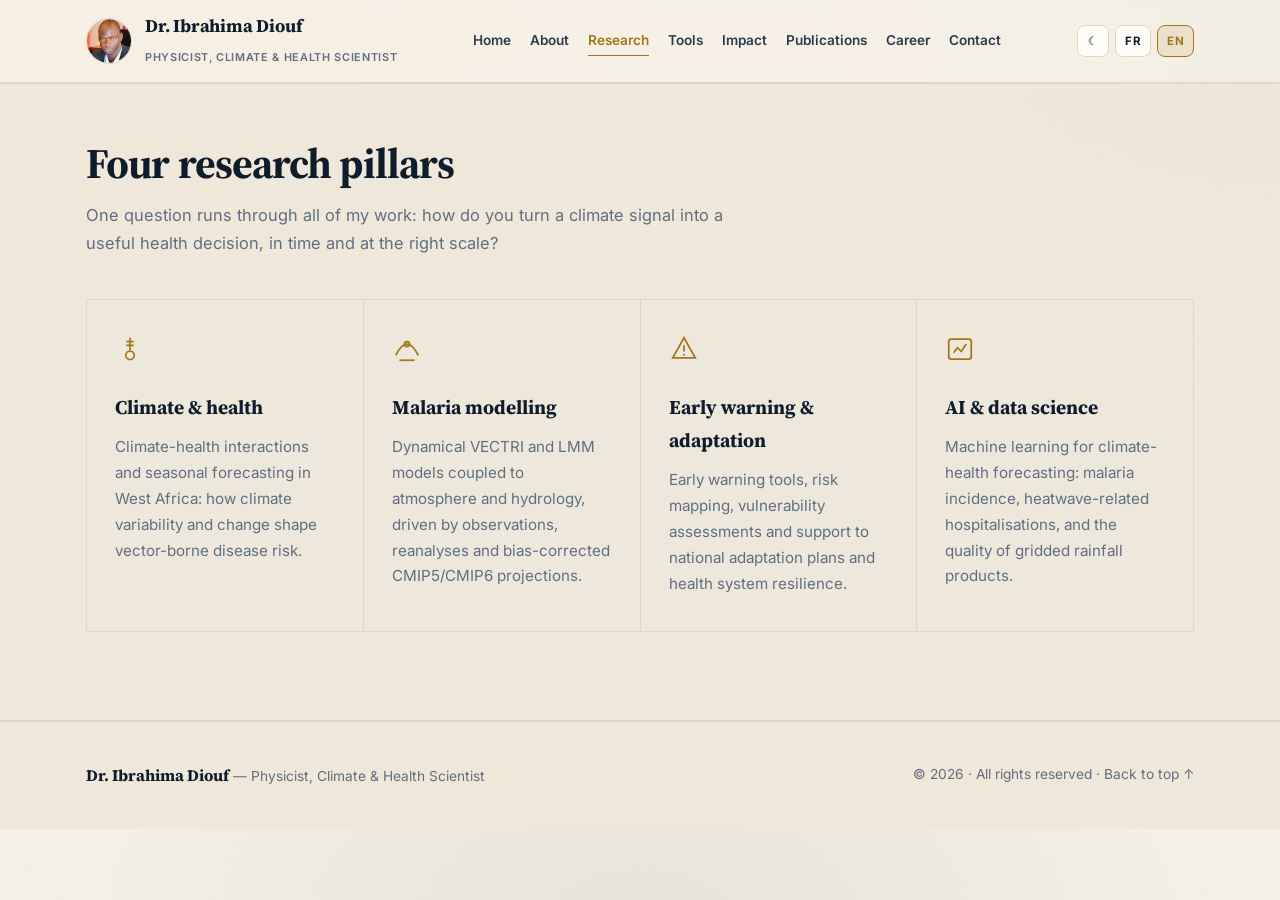
<file: research.html>
<!DOCTYPE html>
<html lang="en">
<head>
<meta charset="utf-8" />
<meta name="viewport" content="width=device-width, initial-scale=1" />
<title>Research — Dr. Ibrahima DIOUF</title>
<meta name="description" content="Une même question traverse tous mes travaux : comment convertir un signal climatique en une décision sanitaire utile, à temps et à la bonne échelle ?" />
<meta property="og:title" content="Research — Dr. Ibrahima DIOUF" />
<meta property="og:description" content="Une même question traverse tous mes travaux : comment convertir un signal climatique en une décision sanitaire utile, à temps et à la bonne échelle ?" />
<meta property="og:type" content="profile" />
<meta property="og:url" content="https://ibrahimadiouf.com/research" />
<meta property="og:image" content="https://ibrahimadiouf.com/og-image.jpg" />
<meta property="og:image:width" content="1200" />
<meta property="og:image:height" content="630" />
<meta property="og:image:alt" content="Dr. Ibrahima Diouf - Physicist, Climate &amp; Health Scientist, IPCC AR7 Lead Author" />
<meta name="twitter:card" content="summary_large_image" />
<meta name="twitter:title" content="Research - Dr. Ibrahima DIOUF" />
<meta name="twitter:image" content="https://ibrahimadiouf.com/og-image.jpg" />
<link rel="canonical" href="https://ibrahimadiouf.com/research" />
<link rel="icon" type="image/png" href="/favicon.png" />
<link rel="apple-touch-icon" href="/apple-touch-icon.png" />
<link rel="preconnect" href="https://fonts.googleapis.com">
<link rel="preconnect" href="https://fonts.gstatic.com" crossorigin>
<link href="https://fonts.googleapis.com/css2?family=Inter:wght@400;500;600;700;800&family=Source+Serif+4:opsz,wght@8..60,400;8..60,600;8..60,700&display=swap" rel="stylesheet">
<link rel="stylesheet" href="/site.css" />
</head>
<body>

<header class="site">
  <div class="wrap">
    <div class="hrow">
      <a class="ident" href="/">
        <img src="/avatar.jpg" width="46" height="46" alt="Dr. Ibrahima Diouf">
        <span>
          <span class="nm">Dr. Ibrahima Diouf</span><br>
          <span class="rl" data-i18n="hdr.role">Physicien, scientifique climat &amp; santé</span>
        </span>
      </a>
      <nav class="main" id="nav">
        <a href="/" data-i18n="nav.1">Accueil</a>
        <a href="/about" data-i18n="nav.9">Profil</a>
        <a href="/research" data-i18n="nav.2" class="on" aria-current="page">Recherche</a>
        <a href="/dashboards" data-i18n="nav.3">Outils</a>
        <a href="/impact" data-i18n="nav.4">Impact</a>
        <a href="/publications" data-i18n="nav.5">Publications</a>
        <a href="/career" data-i18n="nav.6">Parcours</a>
        <a href="/contact" data-i18n="nav.7">Contact</a>
      </nav>
      <div class="tools">
        <button class="burger" id="burger" aria-label="Menu"><span></span><span></span><span></span></button>
        <button class="tbtn" id="theme" aria-label="Theme">☾</button>
        <button class="tbtn" id="lang-fr" data-lang="fr" aria-pressed="false">FR</button>
        <button class="tbtn" id="lang-en" data-lang="en" aria-pressed="true">EN</button>
      </div>
    </div>
  </div>
</header>

<main id="top" class="page">

<section id="recherche" class="alt">
  <div class="wrap">
    <div class="sec-head rv">
      <span class="sec-num">03</span>
      <h2 data-i18n="s2.h">Quatre axes de recherche</h2>
      <p data-i18n="s2.p">Une même question traverse tous mes travaux : comment convertir un signal climatique en une décision sanitaire utile, à temps et à la bonne échelle ?</p>
    </div>
    <div class="pillars rv">
      <article class="pillar">
        <svg viewBox="0 0 24 24"><path d="M12 3v10"/><circle cx="12" cy="17" r="3.4"/><path d="M9 6h6M9 9h6"/></svg>
        <h3 data-i18n="p1.h">Climat &amp; santé</h3>
        <p data-i18n="p1.p">Interactions climat-santé et prévision saisonnière en Afrique de l'Ouest : effets de la variabilité et du changement climatiques sur les maladies à transmission vectorielle.</p>
      </article>
      <article class="pillar">
        <svg viewBox="0 0 24 24"><path d="M3 17c3-6 6-9 9-9s6 3 9 9"/><circle cx="12" cy="8" r="2"/><path d="M6 21h12"/></svg>
        <h3 data-i18n="p2.h">Modélisation du paludisme</h3>
        <p data-i18n="p2.p">Modèles dynamiques VECTRI et LMM couplés à l'atmosphère et à l'hydrologie, forcés par observations, réanalyses et projections CMIP5/CMIP6 corrigées de biais.</p>
      </article>
      <article class="pillar">
        <svg viewBox="0 0 24 24"><path d="M12 3l9 16H3z"/><path d="M12 9v5"/><circle cx="12" cy="16.5" r=".6" fill="currentColor" stroke="none"/></svg>
        <h3 data-i18n="p3.h">Alerte précoce &amp; adaptation</h3>
        <p data-i18n="p3.p">Outils d'alerte précoce, cartographie du risque, évaluations de vulnérabilité et appui aux plans nationaux d'adaptation et à la résilience des systèmes de santé.</p>
      </article>
      <article class="pillar">
        <svg viewBox="0 0 24 24"><rect x="3" y="4" width="18" height="16" rx="2"/><path d="M7 15l3-4 3 3 4-6"/></svg>
        <h3 data-i18n="p4.h">IA &amp; science des données</h3>
        <p data-i18n="p4.p">Apprentissage automatique appliqué à la prévision climat-santé : incidence du paludisme, hospitalisations liées aux canicules, qualité des produits de pluie maillés.</p>
      </article>
    </div>
  </div>
</section>

</main>

<footer class="site">
  <div class="wrap">
    <div class="frow">
      <div><span class="fname">Dr. Ibrahima Diouf</span> — <span data-i18n="ft.role">Physicien, scientifique climat &amp; santé</span></div>
      <div>© <span id="yr"></span> · <span data-i18n="ft.rights">Tous droits réservés</span> · <a href="#top" data-i18n="ft.top">Haut de page ↑</a></div>
    </div>
  </div>
</footer>

<script src="/site.js"></script>
</body>
</html>
</file>
<file: site.css>
:root{
  --paper:#f6f1e7;
  --paper2:#efe7d9;
  --surface:#fffdf8;
  --ink:#0f1c2b;
  --ink-soft:#2b3b4d;
  --muted:#5f6f80;
  --rule:#e0d6c4;
  --gold:#a4761b;
  --gold-soft:rgba(164,118,27,.12);
  --navy:#123252;
  --teal:#0f6f68;
  --shadow:0 1px 2px rgba(16,30,48,.05), 0 14px 40px rgba(16,30,48,.07);
  --shadow-lg:0 2px 4px rgba(16,30,48,.06), 0 30px 70px rgba(16,30,48,.12);
  --maxw:1160px;
  --glow1:rgba(164,118,27,.16);
  --glow2:rgba(15,111,104,.10);
  --glow3:rgba(18,50,82,.07);
  --noise:url("data:image/svg+xml;utf8,<svg xmlns='http://www.w3.org/2000/svg' width='180' height='180'><filter id='n'><feTurbulence type='fractalNoise' baseFrequency='.85' numOctaves='3' stitchTiles='stitch'/><feColorMatrix type='saturate' values='0'/></filter><rect width='180' height='180' filter='url(%23n)' opacity='.05'/></svg>");
  --serif:"Source Serif 4", Georgia, "Times New Roman", serif;
  --sans:"Inter", system-ui, -apple-system, "Segoe UI", Roboto, Arial, sans-serif;
}
html[data-theme="dark"]{
  --paper:#070e18;
  --paper2:#0b1826;
  --surface:#101f2f;
  --ink:#f1f6fb;
  --ink-soft:#dbe6f1;
  --muted:#9db0c3;
  --rule:rgba(255,255,255,.11);
  --gold:#e2b869;
  --gold-soft:rgba(226,184,105,.14);
  --navy:#8fc0ef;
  --teal:#4fd1c5;
  --shadow:0 1px 2px rgba(0,0,0,.4), 0 14px 40px rgba(0,0,0,.35);
  --shadow-lg:0 2px 4px rgba(0,0,0,.45), 0 30px 70px rgba(0,0,0,.5);
  --glow1:rgba(226,184,105,.13);
  --glow2:rgba(79,209,197,.09);
  --glow3:rgba(90,150,220,.08);
  --noise:url("data:image/svg+xml;utf8,<svg xmlns='http://www.w3.org/2000/svg' width='180' height='180'><filter id='n'><feTurbulence type='fractalNoise' baseFrequency='.85' numOctaves='3' stitchTiles='stitch'/><feColorMatrix type='saturate' values='0'/></filter><rect width='180' height='180' filter='url(%23n)' opacity='.045'/></svg>");
}
*{box-sizing:border-box}
html,body{margin:0;padding:0}
html{scroll-behavior:smooth;scroll-padding-top:96px}
body{
  background-color:var(--paper);
  background-image:
    radial-gradient(1000px 620px at 6% -10%, var(--glow1), transparent 60%),
    radial-gradient(820px 520px at 100% 2%, var(--glow2), transparent 58%),
    radial-gradient(900px 700px at 50% 108%, var(--glow3), transparent 62%),
    var(--noise);
  background-attachment:fixed,fixed,fixed,fixed;
  background-repeat:no-repeat,no-repeat,no-repeat,repeat;
  color:var(--ink);
  font-family:var(--sans);font-size:17px;line-height:1.7;
  -webkit-font-smoothing:antialiased;
  transition:background-color .35s ease,color .35s ease;
}
a{color:inherit;text-decoration:none}
img{max-width:100%;display:block}
.wrap{max-width:var(--maxw);margin:0 auto;padding:0 26px}
.serif{font-family:var(--serif)}

/* ---------- header ---------- */
header.site{
  position:sticky;top:0;z-index:80;
  background:color-mix(in srgb, var(--paper) 88%, transparent);
  backdrop-filter:saturate(180%) blur(14px);
  border-bottom:1px solid var(--rule);
}
.hrow{display:flex;align-items:center;justify-content:space-between;gap:18px;padding:12px 0}
.ident{display:flex;align-items:center;gap:13px;min-width:0}
.ident img{width:46px;height:46px;border-radius:50%;object-fit:cover;border:1px solid var(--rule);flex:none}
.ident .nm{font-family:var(--serif);font-weight:700;font-size:1.12rem;line-height:1.1;letter-spacing:-.2px;white-space:nowrap}
.ident .rl{font-size:.74rem;letter-spacing:.14em;text-transform:uppercase;color:var(--muted);font-weight:600;white-space:nowrap}
nav.main{display:flex;align-items:center;gap:19px}
nav.main a{font-size:.85rem;font-weight:600;color:var(--ink-soft);position:relative;padding:4px 0;white-space:nowrap}
nav.main a::after{content:"";position:absolute;left:0;right:100%;bottom:0;height:1.5px;background:var(--gold);transition:right .28s ease}
nav.main a:hover::after{right:0}
.tools{display:flex;align-items:center;gap:6px}
.tbtn{
  border:1px solid var(--rule);background:var(--surface);color:var(--ink);
  font-family:var(--sans);font-size:.72rem;font-weight:700;letter-spacing:.04em;
  height:32px;min-width:32px;padding:0 9px;border-radius:8px;cursor:pointer;
  display:inline-flex;align-items:center;justify-content:center;transition:.2s ease;
}
.tbtn:hover{border-color:var(--gold);color:var(--gold)}
.tbtn[aria-pressed="true"]{background:var(--gold-soft);border-color:var(--gold);color:var(--gold)}
.burger{display:none;flex-direction:column;gap:4px;padding:8px;border:1px solid var(--rule);border-radius:8px;background:var(--surface);cursor:pointer}
.burger span{width:18px;height:1.6px;background:var(--ink);display:block}

/* ---------- hero ---------- */
.hero{padding:74px 0 10px;position:relative;overflow:hidden}
.hero::before{
  content:"";position:absolute;inset:-160px 0 auto 0;height:420px;pointer-events:none;
  background:radial-gradient(60% 100% at 12% 0%, var(--gold-soft), transparent 72%);opacity:.6;
}
.hero-grid{display:grid;grid-template-columns:1.18fr .82fr;gap:56px;align-items:center;position:relative}
.kicker{display:flex;align-items:center;gap:12px;margin-bottom:20px}
.kicker span{font-size:.73rem;letter-spacing:.2em;text-transform:uppercase;font-weight:700;color:var(--gold)}
.kicker i{flex:1;height:1px;background:var(--rule);display:block;max-width:120px}
h1.display{
  font-family:var(--serif);font-weight:700;
  font-size:clamp(2.5rem,5.1vw,4.15rem);line-height:1.04;letter-spacing:-1.6px;
  margin:0 0 22px;
}
h1.display em{font-style:italic;color:var(--gold)}
.lead{font-size:1.12rem;color:var(--ink-soft);max-width:60ch;margin:0 0 26px}
.cred{display:flex;flex-wrap:wrap;gap:8px;margin-bottom:30px}
.cred a,.cred span{
  font-size:.78rem;font-weight:600;color:var(--ink-soft);
  border:1px solid var(--rule);background:var(--surface);
  padding:6px 12px;border-radius:999px;transition:.2s ease;
}
.cred a:hover{border-color:var(--gold);color:var(--gold)}
.cta{display:flex;flex-wrap:wrap;gap:12px}
.btn{
  display:inline-flex;align-items:center;gap:9px;padding:13px 22px;border-radius:10px;
  font-weight:700;font-size:.92rem;border:1px solid transparent;transition:.22s ease;
}
.btn.solid{background:var(--ink);color:var(--paper)}
.btn.solid:hover{transform:translateY(-2px);box-shadow:var(--shadow)}
.btn.ghost{border-color:var(--rule);background:var(--surface);color:var(--ink)}
.btn.ghost:hover{border-color:var(--gold);color:var(--gold);transform:translateY(-2px)}
.portrait{position:relative}
.portrait img{
  width:100%;aspect-ratio:4/5;object-fit:cover;object-position:50% 14%;
  border-radius:4px;box-shadow:var(--shadow-lg);
}
.portrait::after{
  content:"";position:absolute;inset:18px -18px -18px 18px;border:1px solid var(--gold);
  border-radius:4px;z-index:-1;
}
.pcap{
  margin-top:16px;font-size:.78rem;letter-spacing:.13em;text-transform:uppercase;
  color:var(--muted);font-weight:600;
}
figure.banner{margin:64px 0 0}
figure.banner img{border-radius:6px;box-shadow:var(--shadow-lg);width:100%}
figure.banner figcaption{
  margin-top:14px;font-size:.8rem;color:var(--muted);
  display:flex;gap:10px;align-items:center;
}
figure.banner figcaption b{color:var(--gold);font-weight:700;letter-spacing:.1em;text-transform:uppercase;font-size:.72rem}

/* ---------- sections ---------- */
section{padding:88px 0;position:relative;background:transparent}
.sec-head{margin-bottom:42px;max-width:760px}
.sec-num{
  font-family:var(--serif);font-size:.85rem;font-weight:700;color:var(--gold);
  letter-spacing:.18em;display:block;margin-bottom:12px;
}
.sec-head h2{
  font-family:var(--serif);font-weight:700;font-size:clamp(1.9rem,3.3vw,2.9rem);
  line-height:1.12;letter-spacing:-.9px;margin:0 0 14px;
}
.sec-head p{color:var(--muted);margin:0;font-size:1.03rem;max-width:64ch}
.rule{height:1px;background:var(--rule);border:0;margin:0}
.alt{background:linear-gradient(180deg, color-mix(in srgb, var(--paper2) 92%, transparent), var(--paper2));border-block:1px solid var(--rule)}

/* ---------- metrics ---------- */
.metrics{display:grid;grid-template-columns:repeat(4,1fr);gap:0;border-top:1px solid var(--rule);border-bottom:1px solid var(--rule)}
.metric{padding:34px 26px;border-right:1px solid var(--rule)}
.metric:last-child{border-right:0}
.metric .val{font-family:var(--serif);font-weight:700;font-size:2.9rem;line-height:1;letter-spacing:-1.5px}
.metric .lbl{margin-top:10px;font-size:.79rem;letter-spacing:.14em;text-transform:uppercase;color:var(--muted);font-weight:600}
.bars{display:grid;grid-template-columns:repeat(auto-fit,minmax(280px,1fr));gap:26px 48px;margin-top:52px}
.bar-row .bt{display:flex;justify-content:space-between;font-size:.88rem;font-weight:600;margin-bottom:9px}
.bar-row .bt span:last-child{color:var(--gold);font-variant-numeric:tabular-nums}
.track{height:4px;background:var(--rule);border-radius:99px;overflow:hidden}
.fill{height:100%;width:0;background:linear-gradient(90deg,var(--gold),var(--teal));transition:width 1.5s cubic-bezier(.2,.8,.2,1)}

/* ---------- pillars ---------- */
.pillars{display:grid;grid-template-columns:repeat(auto-fit,minmax(250px,1fr));gap:1px;background:var(--rule);border:1px solid var(--rule)}
.pillar{background:color-mix(in srgb, var(--surface) 55%, transparent);padding:34px 28px;transition:.3s ease}
.pillar:hover{background:var(--surface)}
.pillar svg{width:30px;height:30px;stroke:var(--gold);fill:none;stroke-width:1.4;margin-bottom:18px}
.pillar h3{font-family:var(--serif);font-size:1.22rem;margin:0 0 10px;font-weight:700}
.pillar p{margin:0;color:var(--muted);font-size:.95rem}
.alt .pillar{background:color-mix(in srgb, var(--surface) 45%, transparent)}
.alt .pillar:hover{background:var(--surface)}

/* ---------- dashboards ---------- */
.dash-feature{
  display:grid;grid-template-columns:1.05fr .95fr;gap:0;
  border:1px solid var(--rule);border-radius:6px;overflow:hidden;background:var(--surface);
  box-shadow:var(--shadow);
}
.dash-feature .shot{background:#0d1826;display:flex;align-items:center;justify-content:center;padding:26px;border-right:1px solid var(--rule)}
.dash-feature .shot img{width:100%;height:auto;object-fit:contain;border-radius:4px}
.dash-feature .meta{padding:38px 34px}
.tagline{font-size:.72rem;letter-spacing:.18em;text-transform:uppercase;color:var(--gold);font-weight:700}
.dash-feature h3{font-family:var(--serif);font-size:1.75rem;margin:12px 0 12px;line-height:1.2}
.dash-feature p{color:var(--muted);margin:0 0 20px;font-size:.97rem}
.kv{display:flex;flex-wrap:wrap;gap:8px;margin-bottom:24px}
.kv span{font-size:.74rem;font-weight:600;color:var(--ink-soft);background:var(--paper2);border:1px solid var(--rule);padding:5px 10px;border-radius:5px}
.dash-grid{display:grid;grid-template-columns:repeat(auto-fit,minmax(240px,1fr));gap:20px;margin-top:22px}
.dash-card{
  border:1px solid var(--rule);border-radius:6px;overflow:hidden;background:var(--surface);
  transition:.28s ease;display:flex;flex-direction:column;
}
.dash-card:hover{transform:translateY(-4px);box-shadow:var(--shadow-lg);border-color:var(--gold)}
.dash-card .thumb{height:132px;background:var(--paper2);border-bottom:1px solid var(--rule)}
.dash-card .thumb svg{width:100%;height:100%}
.dash-card .body{padding:20px}
.dash-card h4{font-family:var(--serif);font-size:1.08rem;margin:0 0 7px}
.dash-card p{margin:0;font-size:.88rem;color:var(--muted)}

/* ---------- impact ---------- */
.impact{display:grid;grid-template-columns:repeat(3,1fr);gap:30px}
.case{border-top:2px solid var(--gold);padding-top:22px}
.case .yr{font-size:.74rem;letter-spacing:.16em;text-transform:uppercase;color:var(--gold);font-weight:700}
.case h3{font-family:var(--serif);font-size:1.3rem;margin:10px 0 10px;line-height:1.25}
.case p{margin:0;color:var(--muted);font-size:.95rem}
.partners{margin-top:64px;padding-top:34px;border-top:1px solid var(--rule)}
.partners .plabel{font-size:.74rem;letter-spacing:.18em;text-transform:uppercase;color:var(--muted);font-weight:700;margin-bottom:22px}
.plist{display:flex;flex-wrap:wrap;gap:10px 12px}
.plist span{
  font-family:var(--serif);font-size:1rem;font-weight:600;color:var(--ink-soft);
  padding:8px 16px;border:1px solid var(--rule);border-radius:3px;background:var(--surface);
  transition:.24s ease;
}
.plist span:hover{color:var(--gold);border-color:var(--gold)}

/* ---------- publications ---------- */
.filters{display:flex;flex-wrap:wrap;gap:8px;margin-bottom:26px}
.fbtn{
  border:1px solid var(--rule);background:var(--surface);color:var(--ink-soft);
  font-family:var(--sans);font-size:.82rem;font-weight:600;padding:7px 15px;border-radius:999px;cursor:pointer;transition:.2s ease;
}
.fbtn:hover{border-color:var(--gold);color:var(--gold)}
.fbtn.on{background:var(--ink);border-color:var(--ink);color:var(--paper)}
.pubs{border-top:1px solid var(--rule)}
.pub{
  display:grid;grid-template-columns:92px 1fr auto;gap:24px;align-items:baseline;
  padding:24px 4px;border-bottom:1px solid var(--rule);transition:.25s ease;
}
.pub:hover{background:var(--surface);padding-left:14px;padding-right:14px}
.pub .yr{font-family:var(--serif);font-weight:700;font-size:1.3rem;color:var(--gold)}
.pub h4{margin:0 0 6px;font-size:1.03rem;font-weight:600;line-height:1.45}
.pub .src{font-size:.88rem;color:var(--muted);font-style:italic}
.pub .tags{display:flex;gap:6px;flex-wrap:wrap;margin-top:9px}
.pub .tags b{font-size:.68rem;letter-spacing:.09em;text-transform:uppercase;font-weight:700;color:var(--teal);background:var(--gold-soft);padding:3px 8px;border-radius:3px}
.pub .go{font-size:.82rem;font-weight:700;color:var(--gold);white-space:nowrap}

/* ---------- timeline ---------- */
.tl{position:relative;margin-left:6px}
.tl::before{content:"";position:absolute;left:0;top:6px;bottom:6px;width:1px;background:var(--rule)}
.tl-item{position:relative;padding:0 0 34px 34px}
.tl-item::before{
  content:"";position:absolute;left:-4px;top:9px;width:9px;height:9px;border-radius:50%;
  background:var(--paper);border:1.6px solid var(--gold);
}
.alt .tl-item::before{background:var(--paper2)}
.tl-item .yr{font-size:.76rem;letter-spacing:.14em;text-transform:uppercase;color:var(--gold);font-weight:700}
.tl-item h4{font-family:var(--serif);font-size:1.16rem;margin:6px 0 5px}
.tl-item p{margin:0;color:var(--muted);font-size:.94rem;max-width:70ch}

/* ---------- contact ---------- */
.contact-grid{display:grid;grid-template-columns:1.1fr .9fr;gap:56px;align-items:start}
.cbox{border:1px solid var(--rule);border-radius:6px;background:var(--surface);padding:30px;box-shadow:var(--shadow)}
.cline{display:flex;gap:14px;padding:13px 0;border-bottom:1px solid var(--rule);font-size:.95rem;align-items:baseline}
.cline:last-child{border-bottom:0}
.cline b{font-size:.72rem;letter-spacing:.14em;text-transform:uppercase;color:var(--muted);min-width:108px;font-weight:700}
.cline a{color:var(--navy);font-weight:600;border-bottom:1px solid transparent}
.cline a:hover{border-color:var(--gold);color:var(--gold)}
.slinks{display:flex;flex-wrap:wrap;gap:10px;margin-top:26px}
.slinks a{
  display:inline-flex;align-items:center;gap:8px;padding:10px 16px;border:1px solid var(--rule);
  border-radius:8px;font-size:.85rem;font-weight:600;background:var(--surface);transition:.22s ease;
}
.slinks a:hover{border-color:var(--gold);color:var(--gold);transform:translateY(-2px)}
.slinks svg{width:15px;height:15px;fill:currentColor}
footer.site{border-top:1px solid var(--rule);padding:40px 0;background:var(--paper2)}
.frow{display:flex;justify-content:space-between;gap:18px;flex-wrap:wrap;align-items:center;font-size:.86rem;color:var(--muted)}
.frow .fname{font-family:var(--serif);font-weight:700;color:var(--ink);font-size:1rem}

/* ---------- reveal ---------- */
.rv{opacity:0;transform:translateY(20px)}
.rv.in{opacity:1;transform:none;transition:opacity .8s ease, transform .8s cubic-bezier(.2,.75,.25,1)}
@media (prefers-reduced-motion:reduce){
  .rv,.rv.in{opacity:1;transform:none;transition:none}
  html{scroll-behavior:auto}
}

/* ---------- responsive ---------- */
@media (max-width:1040px){
  nav.main{display:none}
  nav.main.open{
    display:flex;flex-direction:column;align-items:flex-start;gap:14px;
    position:absolute;top:100%;left:0;right:0;background:var(--paper);
    border-bottom:1px solid var(--rule);padding:20px 26px;
  }
  .burger{display:flex}
  header.site{position:sticky}
  .hrow{position:relative}
  .hero-grid{grid-template-columns:1fr;gap:44px}
  .portrait{max-width:400px}
  .portrait img{aspect-ratio:1/1}
  .dash-feature{grid-template-columns:1fr}
  .impact{grid-template-columns:1fr}
  .contact-grid{grid-template-columns:1fr;gap:34px}
  .metrics{grid-template-columns:repeat(2,1fr)}
  .metric:nth-child(2){border-right:0}
  .metric:nth-child(1),.metric:nth-child(2){border-bottom:1px solid var(--rule)}
}
@media (max-width:640px){
  body{font-size:16px}
  .ident img{width:38px;height:38px}
  .ident .nm{font-size:.98rem}
  .hrow{gap:10px}
  .tbtn{padding:0 7px;height:30px}
  .tools{gap:5px}
  section{padding:62px 0}
  .hero{padding:48px 0 0}
  .metrics{grid-template-columns:1fr}
  .metric{border-right:0;border-bottom:1px solid var(--rule)}
  .metric:last-child{border-bottom:0}
  .pub{grid-template-columns:1fr;gap:8px}
  .pub .yr{font-size:1rem}
  .ident .rl{display:none}
  figure.banner{margin-top:44px}
}

/* ---------- additions v3 ---------- */
.chips-line{display:grid;gap:14px;margin-top:44px;padding-top:30px;border-top:1px solid var(--rule)}
.chips-line .row{display:flex;flex-wrap:wrap;gap:10px;align-items:baseline}
.chips-line .rlab{font-size:.7rem;letter-spacing:.16em;text-transform:uppercase;color:var(--muted);font-weight:700;min-width:130px}
.chips-line code{
  font-family:var(--sans);font-size:.79rem;font-weight:600;color:var(--ink-soft);
  border:1px solid var(--rule);background:var(--surface);padding:4px 10px;border-radius:4px;
}
.dist{display:grid;gap:20px;margin-top:46px}
.dist-row .dt{display:flex;justify-content:space-between;align-items:baseline;font-size:.9rem;font-weight:600;margin-bottom:8px;gap:16px}
.dist-row .dt b{font-family:var(--serif);font-size:1.05rem;color:var(--gold);font-weight:700;white-space:nowrap}
.edu-grid{display:grid;grid-template-columns:repeat(3,1fr);gap:24px;margin-top:14px}
.edu{border-left:2px solid var(--gold);padding:4px 0 4px 18px}
.edu h4{font-family:var(--serif);font-size:1.06rem;margin:0 0 4px}
.edu p{margin:0;color:var(--muted);font-size:.88rem}
.mini{display:grid;gap:0;border-top:1px solid var(--rule);margin-top:8px}
.mini div{display:grid;grid-template-columns:150px 1fr;gap:18px;padding:14px 0;border-bottom:1px solid var(--rule);font-size:.92rem}
.mini div b{font-size:.73rem;letter-spacing:.13em;text-transform:uppercase;color:var(--gold);font-weight:700;padding-top:3px}
.memb{display:grid;grid-template-columns:repeat(2,1fr);gap:10px 26px;margin-top:16px}
.memb li{list-style:none;font-size:.92rem;color:var(--ink-soft);padding-left:16px;position:relative}
.memb li::before{content:"—";position:absolute;left:0;color:var(--gold)}
.memb{padding:0;margin-left:0}
@media (max-width:900px){
  .edu-grid{grid-template-columns:1fr}
  .memb{grid-template-columns:1fr}
  .mini div{grid-template-columns:1fr;gap:4px}
  .chips-line .rlab{min-width:0;width:100%}
}

.fcount{margin-left:auto;align-self:center;font-size:.8rem;font-weight:700;color:var(--muted);letter-spacing:.04em}
.filters{align-items:center}
@media (max-width:640px){.fcount{margin-left:0;width:100%}}

.mini a{display:inline-flex;align-items:baseline;gap:7px;color:var(--ink-soft);border-bottom:1px solid transparent;transition:.2s ease}
.mini a:hover{color:var(--gold);border-bottom-color:var(--gold)}
.mini a .ext{font-style:normal;font-size:.72em;color:var(--gold);opacity:.75}

/* metrics: 6 cells, 3 columns */
.metrics{grid-template-columns:repeat(3,1fr)}
.metric{border-right:1px solid var(--rule)}
.metric:nth-child(3n){border-right:0}
.metric:nth-child(-n+3){border-bottom:1px solid var(--rule)}
.metric .val{font-size:2.6rem}
.msource{margin-top:16px;font-size:.8rem;color:var(--muted);font-weight:600}
.msource a{color:var(--gold);border-bottom:1px solid transparent}
.msource a:hover{border-bottom-color:var(--gold)}
@media (max-width:900px){
  .metrics{grid-template-columns:repeat(2,1fr)}
  .metric{border-right:1px solid var(--rule)!important;border-bottom:1px solid var(--rule)!important}
  .metric:nth-child(2n){border-right:0!important}
  .metric:nth-child(n+5){border-bottom:0!important}
}
@media (max-width:600px){
  .metrics{grid-template-columns:1fr}
  .metric{border-right:0!important}
  .metric:last-child{border-bottom:0!important}
}

/* ---------- gallery ---------- */
.gfilters{display:flex;flex-wrap:wrap;gap:8px;margin-bottom:26px}
.gbtn{border:1px solid var(--rule);background:var(--surface);color:var(--ink-soft);font-family:var(--sans);font-size:.82rem;font-weight:600;padding:7px 15px;border-radius:999px;cursor:pointer;transition:.2s ease}
.gbtn:hover{border-color:var(--gold);color:var(--gold)}
.gbtn.on{background:var(--ink);border-color:var(--ink);color:var(--paper)}
.gallery{display:flex;gap:20px;align-items:flex-start}
.gcol{flex:1 1 0;min-width:0;display:flex;flex-direction:column;gap:20px}
.gitem{margin:0;background:var(--surface);border:1px solid var(--rule);border-radius:6px;overflow:hidden;transition:.28s ease}
.gitem:hover{box-shadow:var(--shadow-lg);border-color:var(--gold)}
.gitem[hidden],.lb[hidden]{display:none}
.gallery.collapsed .gitem.more{display:none}
#galerie{padding-top:56px}
@media (max-width:640px){#galerie{padding-top:36px}}
.gmore-wrap{display:flex;justify-content:center;margin-top:10px}
.gmore-wrap[hidden]{display:none}
.gopen{display:block;width:100%;padding:0;border:0;background:var(--paper2);cursor:zoom-in;overflow:hidden}
.gopen img{width:100%;height:auto;transition:transform .6s cubic-bezier(.2,.75,.25,1)}
.gitem:hover .gopen img{transform:scale(1.03)}
.gopen:focus-visible{outline:2px solid var(--gold);outline-offset:-2px}
.gitem figcaption{padding:14px 16px 16px;display:grid;gap:4px}
.gtag{font-size:.7rem;letter-spacing:.14em;text-transform:uppercase;color:var(--gold);font-weight:700}
.gtitle{font-family:var(--serif);font-size:1rem;font-weight:600;line-height:1.35;color:var(--ink)}
.lb{position:fixed;inset:0;z-index:200;background:rgba(6,12,20,.93);display:flex;align-items:center;justify-content:center;padding:56px 70px}
.lb figure{margin:0;max-width:100%;max-height:100%;display:flex;flex-direction:column;align-items:center;gap:14px}
.lb img{max-width:100%;max-height:calc(100vh - 170px);object-fit:contain;border-radius:4px;box-shadow:0 30px 80px rgba(0,0,0,.5)}
.lb figcaption{color:#e8eef5;text-align:center;max-width:70ch;display:grid;gap:4px}
.lb figcaption .gtag{color:#e2b869}
.lb figcaption .gtitle{color:#f1f6fb}
.lb-x,.lb-nav{position:absolute;border:1px solid rgba(255,255,255,.22);background:rgba(255,255,255,.06);color:#fff;cursor:pointer;border-radius:50%;display:flex;align-items:center;justify-content:center;transition:.2s ease;font-family:var(--sans)}
.lb-x{top:16px;right:18px;width:42px;height:42px;font-size:1.6rem;line-height:1}
.lb-nav{top:50%;transform:translateY(-50%);width:48px;height:48px;font-size:2rem;line-height:1}
.lb-prev{left:14px}.lb-next{right:14px}
.lb-x:hover,.lb-nav:hover{border-color:#e2b869;color:#e2b869}
@media (max-width:640px){
  .gallery,.gcol{gap:12px}
  .gitem figcaption{padding:10px 11px 12px}
  .gtag{font-size:.62rem;letter-spacing:.1em}
  .gtitle{font-size:.86rem}
  .lb{padding:56px 12px 20px}
  .lb-nav{top:auto;bottom:14px;transform:none;width:42px;height:42px}
  .lb img{max-height:calc(100vh - 220px)}
}

/* ---------- Google Scholar live block ---------- */
.schlive{display:grid;grid-template-columns:1.05fr 1fr;gap:18px 44px;padding:26px 0 22px;margin-bottom:30px;border-top:1px solid var(--rule);border-bottom:1px solid var(--rule)}
.schlive[hidden]{display:none}
.sl-h{font-size:.74rem;letter-spacing:.14em;text-transform:uppercase;color:var(--muted);font-weight:700;margin-bottom:14px}
#sl-graph svg{display:block;width:100%;height:auto;overflow:visible}
#sl-graph .bar{fill:var(--gold)}
#sl-graph .bar.cur{fill:var(--gold);opacity:.42}
#sl-graph .bv{fill:var(--ink-soft);font:600 11px var(--sans)}
@media (max-width:480px){#sl-graph .bv,#sl-graph .by{font-size:9.5px}}
#sl-graph .by{fill:var(--muted);font:500 11px var(--sans)}
#sl-graph .base{stroke:var(--rule);stroke-width:1}
.sl-note{margin-top:8px;font-size:.76rem;color:var(--muted)}
#sl-list{list-style:none;margin:0;padding:0}
#sl-list li{display:grid;grid-template-columns:48px 1fr;gap:12px;padding:10px 0;border-top:1px solid var(--rule)}
#sl-list li:first-child{border-top:0;padding-top:0}
#sl-list .y{font-family:var(--serif);font-weight:700;color:var(--gold);font-size:1.05rem}
#sl-list a,#sl-list li>div>span{color:var(--ink);font-weight:600;font-size:.93rem;line-height:1.4}
#sl-list a:hover{color:var(--gold)}
#sl-list .v{font-size:.8rem;color:var(--muted);font-style:italic;margin-top:3px}
.sl-src{grid-column:1/-1;margin:0;font-size:.78rem;color:var(--muted);font-weight:600}
@media (max-width:900px){.schlive{grid-template-columns:1fr}}

/* ---------- multi-page additions ---------- */
nav.main a.on{color:var(--gold)}
.ident .rl{letter-spacing:.06em;font-size:.68rem}
.contact-grid > *{min-width:0}
#contact a{overflow-wrap:anywhere}
.ident{flex:0 1 auto}
@media (max-width:1180px){.ident .rl{display:none}}
.sec-num{display:none}
/* phone: the home page carries every section (one scroll); computer: gallery only, other sections on their own pages */
@media (min-width:901px){[data-m]{display:none!important}}
nav.main a.on::after{right:0}
main.page > section:first-child, main.page > .page-top{padding-top:56px}
.explore{display:grid;grid-template-columns:repeat(3,1fr);gap:18px}
.ecard{display:block;padding:24px 22px;border:1px solid var(--rule);background:var(--surface);border-radius:6px;box-shadow:var(--shadow);transition:transform .2s ease,border-color .2s ease}
.ecard:hover{transform:translateY(-2px);border-color:var(--gold)}
.ecard .et{font-size:.74rem;letter-spacing:.14em;text-transform:uppercase;color:var(--gold);font-weight:700}
.ecard .eh{font-family:var(--serif);font-weight:700;font-size:1.12rem;line-height:1.35;color:var(--ink);margin-top:8px}
.ecard .ego{margin-top:12px;font-size:.82rem;font-weight:700;color:var(--muted)}
@media (max-width:900px){.explore{grid-template-columns:repeat(2,1fr)}}
@media (max-width:600px){.explore{grid-template-columns:1fr}}
</file>
